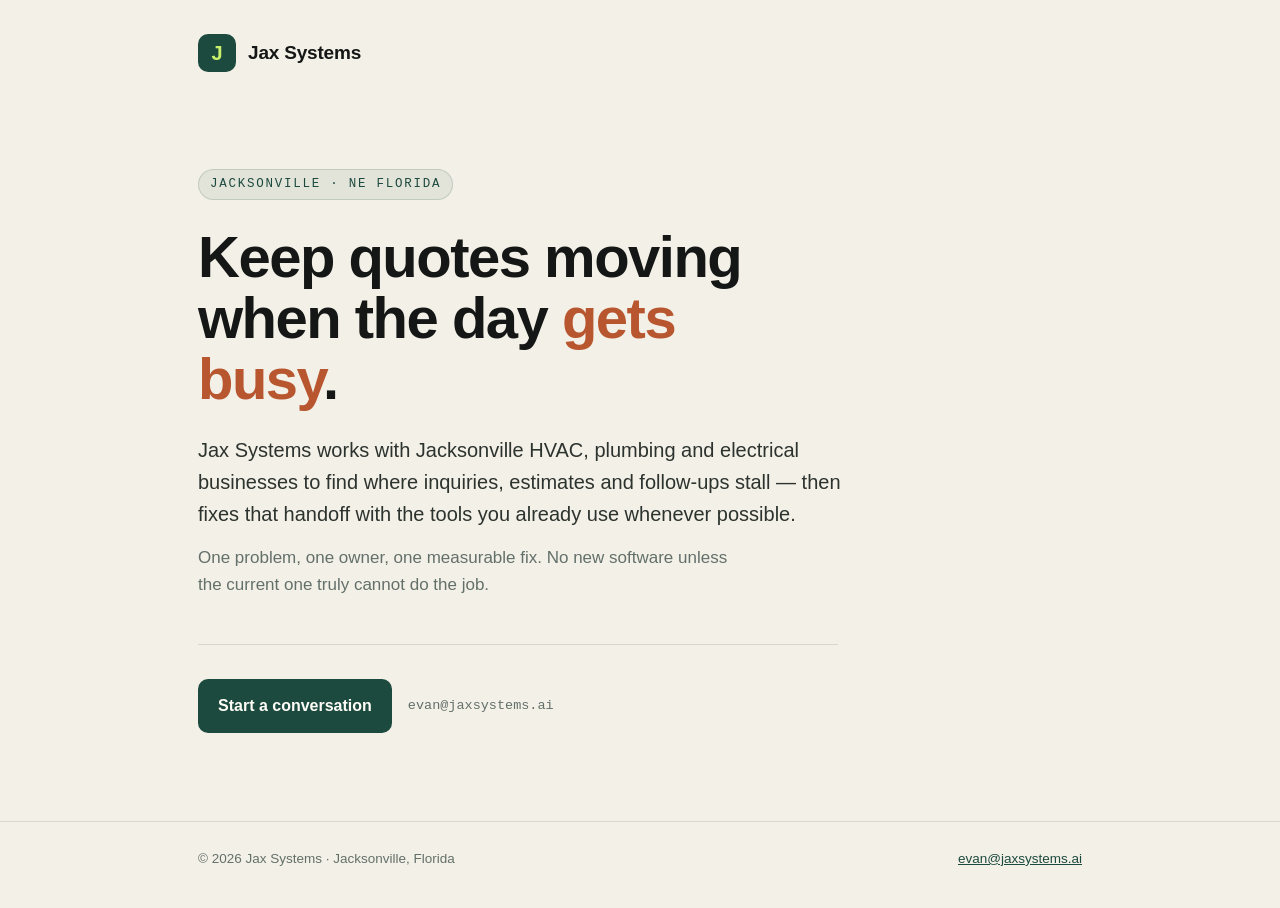
<file: index.html>
<!doctype html>
<html lang="en">
<head>
<meta charset="utf-8">
<meta name="viewport" content="width=device-width, initial-scale=1">
<title>Jax Systems — operations systems for Jacksonville contractors</title>
<meta name="description" content="Jax Systems helps Jacksonville HVAC, plumbing and electrical businesses fix where quotes, estimates and follow-ups stall — starting with the tools they already use.">
<meta name="color-scheme" content="light">
<link rel="canonical" href="https://jaxsystems.ai/">
<link rel="icon" href="data:image/svg+xml,%3Csvg xmlns='http://www.w3.org/2000/svg' viewBox='0 0 64 64'%3E%3Crect width='64' height='64' rx='14' fill='%231d4a3f'/%3E%3Cpath d='M40 16v22c0 7-4 11-11 11-6 0-10-3-11-9l7-2c1 3 2 4 4 4 2 0 3-1 3-4V16z' fill='%23c9f06b'/%3E%3C/svg%3E">
<meta property="og:title" content="Jax Systems">
<meta property="og:description" content="Operations systems for Jacksonville's HVAC, plumbing and electrical businesses.">
<meta property="og:type" content="website">
<meta property="og:url" content="https://jaxsystems.ai/">
<style>
  :root{
    --ink:#141715; --ink-2:#2c332e; --muted:#63706a;
    --paper:#f3f0e7; --card:#fffdf7; --line:#d9d7c9;
    --acid:#c9f06b; --moss:#1d4a3f; --clay:#b8562f; --sand:#e9e5d6;
    --mono:ui-monospace,SFMono-Regular,Menlo,monospace;
  }
  *{box-sizing:border-box}
  html,body{margin:0;padding:0}
  body{
    background:var(--paper); color:var(--ink);
    font:400 17px/1.6 ui-sans-serif,-apple-system,"Segoe UI",Helvetica,Arial,sans-serif;
    -webkit-font-smoothing:antialiased;
    min-height:100vh; display:flex; flex-direction:column;
  }
  a{color:var(--moss)}
  .wrap{width:100%; max-width:940px; margin:0 auto; padding:0 28px}
  header{padding:34px 0 0}
  .brand{display:flex; align-items:center; gap:12px; text-decoration:none; color:var(--ink)}
  .mark{width:38px; height:38px; border-radius:10px; background:var(--moss); display:grid; place-items:center; flex:0 0 auto}
  .mark span{font:700 20px/1 ui-sans-serif,sans-serif; color:var(--acid)}
  .brand b{font-weight:650; letter-spacing:-.01em; font-size:19px}
  main{flex:1 0 auto; padding:96px 0 88px}
  .eyebrow{
    font:500 12.5px/1 var(--mono); letter-spacing:.14em; text-transform:uppercase;
    color:var(--moss); background:rgba(29,74,63,.08); border:1px solid rgba(29,74,63,.16);
    display:inline-block; padding:8px 11px; border-radius:999px; margin:0 0 26px;
  }
  h1{
    font-size:clamp(34px,5.2vw,58px); line-height:1.06; letter-spacing:-.026em;
    font-weight:600; margin:0 0 24px; max-width:19ch;
  }
  h1 em{font-style:normal; color:var(--clay)}
  p.lead{font-size:clamp(17px,2vw,20px); color:var(--ink-2); max-width:60ch; margin:0 0 14px}
  p.sub{color:var(--muted); max-width:58ch; margin:0}
  .rule{height:1px; background:var(--line); margin:46px 0 34px; max-width:640px}
  .contact{display:flex; flex-wrap:wrap; align-items:center; gap:16px}
  .btn{
    display:inline-flex; align-items:center; gap:10px; text-decoration:none;
    background:var(--moss); color:#fffdf7; font-weight:550; font-size:16px;
    padding:14px 20px; border-radius:10px; transition:transform .12s ease, background .12s ease;
  }
  .btn:hover{background:#173c33; transform:translateY(-1px)}
  .meta{font:400 13.5px/1.5 var(--mono); color:var(--muted)}
  footer{padding:26px 0 40px; border-top:1px solid var(--line); color:var(--muted); font-size:13.5px}
  footer .wrap{display:flex; flex-wrap:wrap; gap:10px 22px; justify-content:space-between}
  @media (max-width:560px){ main{padding:64px 0 60px} .rule{margin:34px 0 28px} }
</style>
</head>
<body>
<header>
  <div class="wrap">
    <a class="brand" href="/" aria-label="Jax Systems home">
      <span class="mark" aria-hidden="true"><span>J</span></span>
      <b>Jax Systems</b>
    </a>
  </div>
</header>

<main>
  <div class="wrap">
    <p class="eyebrow">Jacksonville · NE Florida</p>
    <h1>Keep quotes moving when the day <em>gets busy</em>.</h1>
    <p class="lead">
      Jax Systems works with Jacksonville HVAC, plumbing and electrical businesses to find where
      inquiries, estimates and follow-ups stall — then fixes that handoff with the tools you
      already use whenever possible.
    </p>
    <p class="sub">
      One problem, one owner, one measurable fix. No new software unless the current one truly
      cannot do the job.
    </p>

    <div class="rule" role="presentation"></div>

    <div class="contact">
      <a class="btn" href="mailto:evan@jaxsystems.ai?subject=Owner%20call%20—%20Jax%20Systems">
        Start a conversation
      </a>
      <span class="meta">evan@jaxsystems.ai</span>
    </div>
  </div>
</main>

<footer>
  <div class="wrap">
    <span>© <span id="y">2026</span> Jax Systems · Jacksonville, Florida</span>
    <span><a href="mailto:evan@jaxsystems.ai">evan@jaxsystems.ai</a></span>
  </div>
</footer>
<script>document.getElementById('y').textContent=new Date().getFullYear();</script>
</body>
</html>
</file>
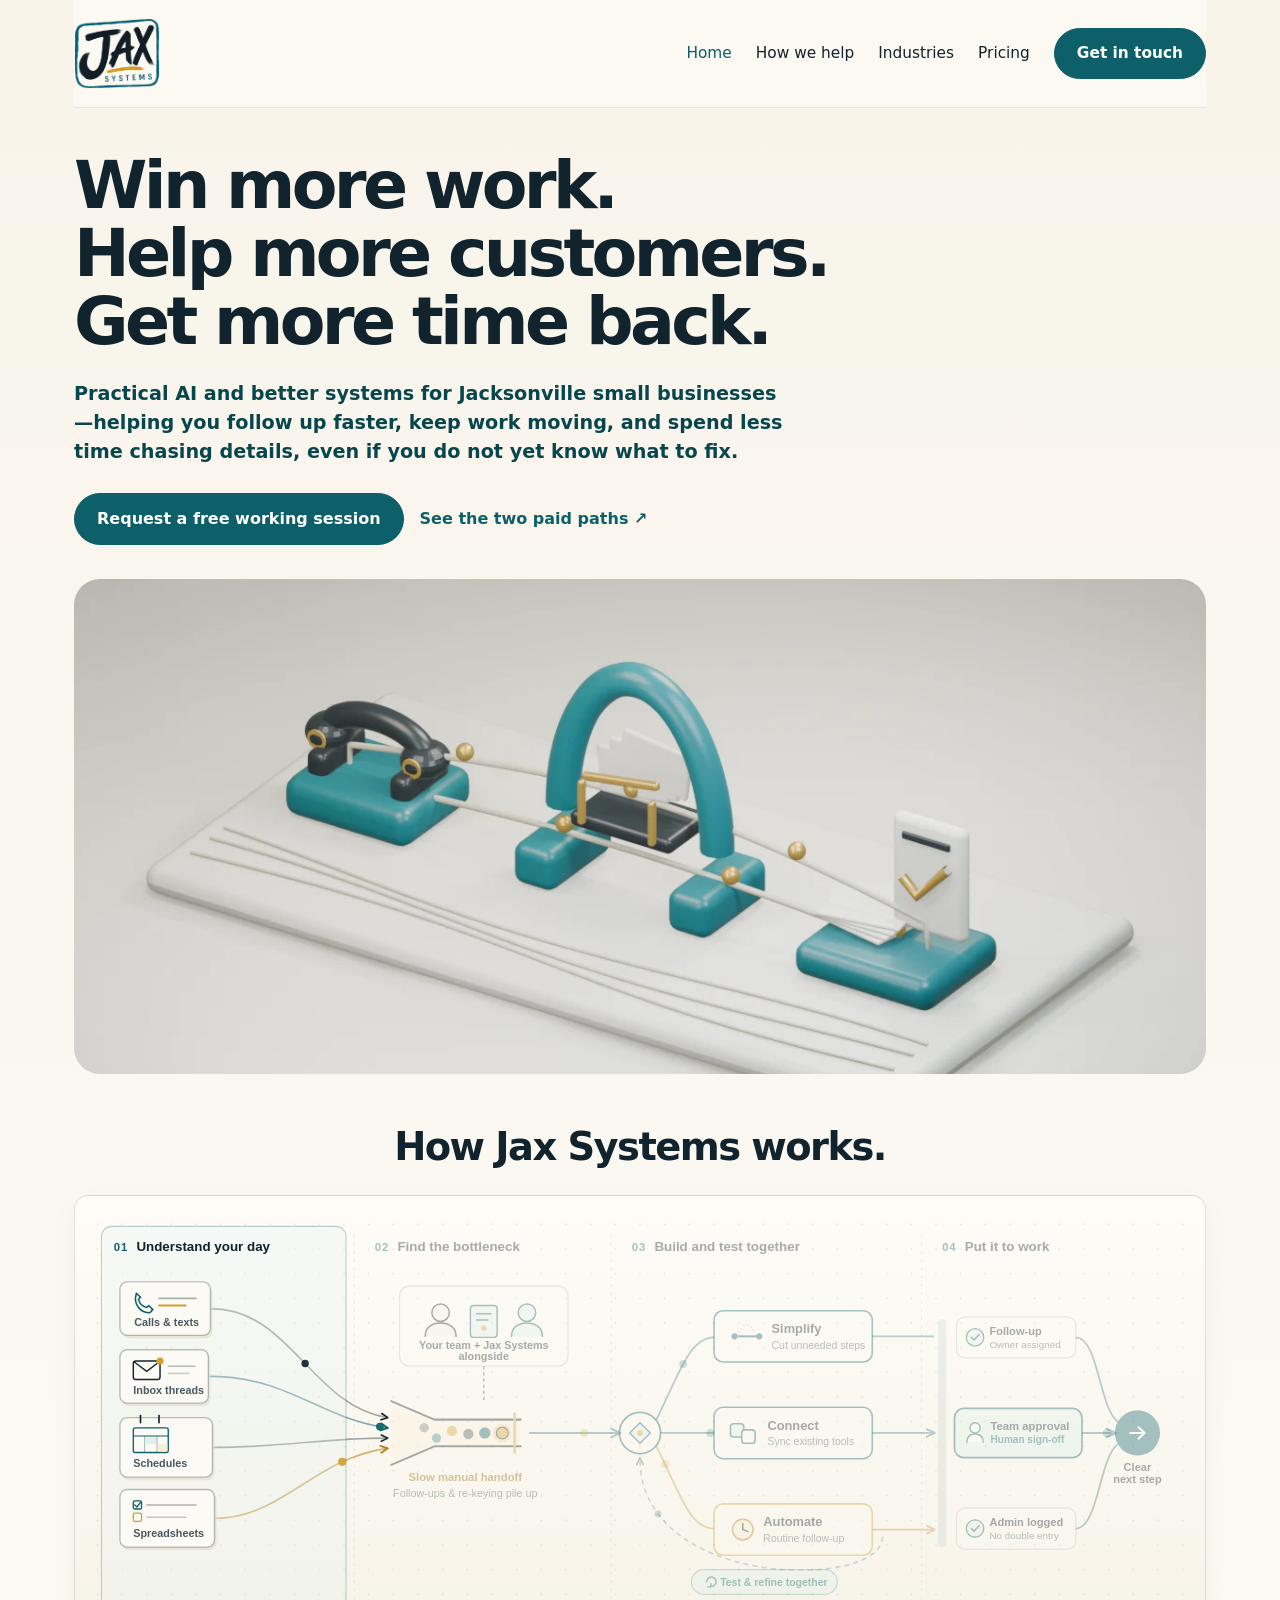
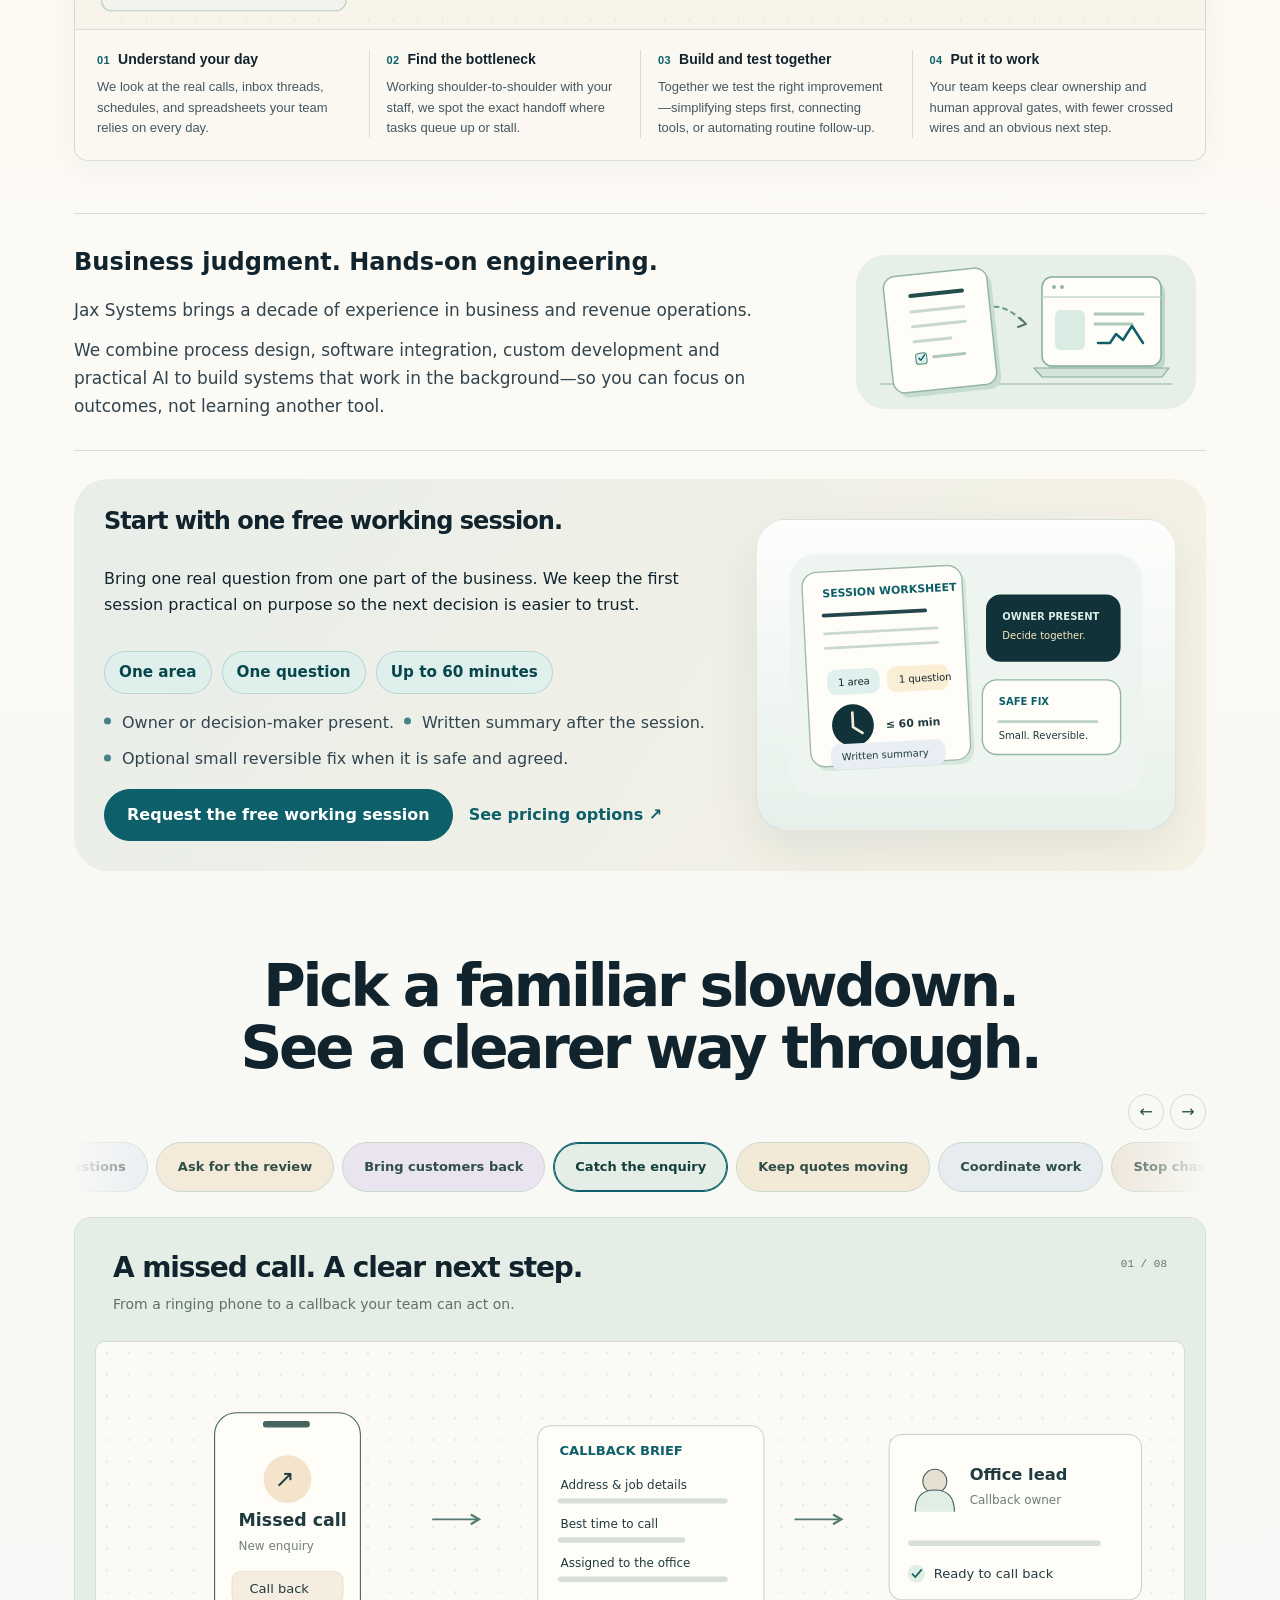
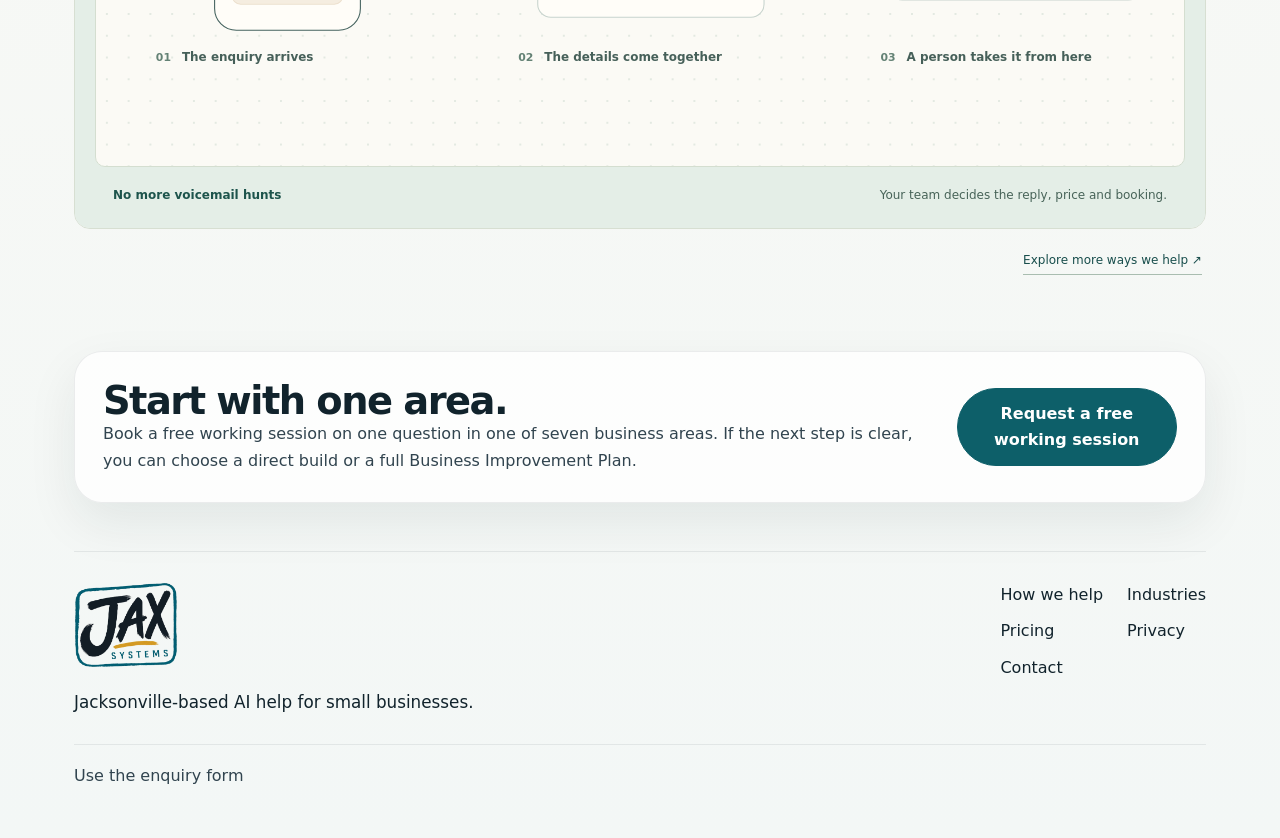
<file: public/index.html>
<!doctype html>
    <html lang="en">
    <head>
      <meta charset="utf-8">
      <meta name="viewport" content="width=device-width, initial-scale=1">
      <title>Jacksonville AI help for small businesses · Jax Systems</title>
      <meta name="description" content="Jacksonville-based AI help for small businesses. Jax Systems helps small-business owners turn missed calls, slow follow-up and repeated admin into calmer, clearer workflows.">
      <meta name="theme-color" content="#0d5f69">
      <meta name="robots" content="index,follow,max-image-preview:large">
      <link rel="canonical" href="https://jaxsystems.ai/">
      <link rel="stylesheet" href="site.css?v=1221cec09b5b">
      <link rel="stylesheet" href="workshop.css?v=9fbd590884d9">
      <script src="site.js?v=ab345a7f6ab2" defer></script>
      <script src="workshop.js?v=67b5b86dd56a" defer></script>
      <script type="application/ld+json">{
  "@context": "https://schema.org",
  "@type": "Organization",
  "name": "Jax Systems",
  "url": "https://jaxsystems.ai",
  "description": "Jacksonville-based AI help for small businesses.",
  "areaServed": [
    "Jacksonville",
    "Northeast Florida"
  ]
}</script>
      <script type="application/ld+json">{
  "@context": "https://schema.org",
  "@type": "WebSite",
  "name": "Jax Systems",
  "url": "https://jaxsystems.ai",
  "inLanguage": "en-US",
  "description": "Jacksonville-based AI help for small businesses."
}</script>
      <script type="application/ld+json">{
  "@context": "https://schema.org",
  "@type": "Service",
  "name": "AI workflow setup for small businesses",
  "provider": {
    "@type": "Organization",
    "name": "Jax Systems"
  },
  "serviceType": "Small-business AI workflow design and implementation",
  "areaServed": [
    "Jacksonville",
    "Northeast Florida"
  ],
  "audience": {
    "@type": "Audience",
    "audienceType": "Small-business owners"
  },
  "description": "Jacksonville-based AI help for small businesses, focused on clearer handoffs, faster follow-up, and useful time savings."
}</script>

          <link rel="stylesheet" href="how-we-help.css?v=c72fd2441fc3">
      <link rel="stylesheet" href="workflow-visual-6428c1f98a21.css?v=6428c1f98a21">
      <script src="how-we-help.js?v=1af843650661" defer></script>
      <script src="workflow-visual-7ba2a9654c72.js?v=7ba2a9654c72" defer></script>
<link rel="stylesheet" href="refinements.css?v=400b3b02f6d1">
<link rel="stylesheet" href="offer-experience.css?v=77708c6c1566">
<link rel="stylesheet" href="story-offer-refresh.css?v=e0fff17d475c">
<script src="offer-experience.js?v=d8c7cbd89c54" defer></script>
</head>
    <body class="home-page">
      <a class="skip-link" href="#main">Skip to content</a>
      <div class="site-shell">
        <header class="site-header">

<a class="wordmark" href="index.html" aria-label="Jax Systems home">
  <img class="brand-logo" src="jax-local-makers.webp" alt="Jax Systems" width="746" height="620">
</a>
          <button class="menu-toggle" type="button" aria-expanded="false" aria-controls="site-nav">Menu</button>
          <nav class="site-nav" id="site-nav" aria-label="Main navigation">
            <a href="index.html" aria-current="page">Home</a>
<a href="ways-we-help.html">How we help</a>
<a href="how-we-help.html">Industries</a>
<a href="pricing.html">Pricing</a>
<a class="pill" href="contact.html#contact-form">Get in touch</a>
          </nav>
        </header>
        <main id="main">

<section class="workshop-hero">
  <div class="workshop-intro">
    <div class="hero-copy">

      <h1 aria-label="Win more work. Help more customers. Get more time back."><span>Win more work.</span> <span>Help more customers.</span> <span>Get more time back.</span></h1>
      <p class="hero-subheading hero-subheading--tight">Practical AI and better systems for Jacksonville small businesses—helping you follow up faster, keep work moving, and spend less time chasing details, even if you do not yet know what to fix.</p>
      <div class="hero-actions">
        <a class="pill" href="contact.html#contact-form">Request a free working session</a>
        <a class="text-link" href="pricing.html#pricing-story">See the two paid paths ↗</a>
      </div>
    </div>
  </div>
  <div class="film-frame">
    <video muted loop playsinline preload="metadata" poster="poster.webp" aria-label="An illustration of an enquiry becoming an organized handoff for human review">
      <source src="hero.mp4" type="video/mp4">
    </video>
      </div>
</section>

<section class="section" aria-labelledby="workflow-heading">
<div class="stack-md section-heading"><h2 id="workflow-heading" style="text-align: center">How Jax Systems works.</h2></div>
<div class="workflow-frame" id="workflow-frame" data-paused="false">
        <div class="workflow-motion-bar">
          <button type="button" id="workflow-motion-toggle" class="workflow-motion-toggle" aria-label="Pause workflow animation" hidden>Pause animation</button>
        </div>
        <div class="diagram-viewport" id="diagram-viewport" data-phase="all">

          <!-- Accessible Textual Alternative -->
          <div class="sr-only">
            <h2>Four-phase operational workflow diagram</h2>
            <ol>
              <li>Understand your day: Calls, inbox messages, schedules, and spreadsheets feed into the handoff.</li>
              <li>Find the bottleneck: Streams converge into a visible backed-up queue while your team and Jax Systems review the pinch point side by side.</li>
              <li>Build and test together: A branching decision selects the right practical fix—Simplify steps, Connect tools, or Automate routine follow-up—with a joint test-and-refine feedback loop.</li>
              <li>Put it to work: Clean parallel lanes with task-owner checkmarks and a human team approval gate lead to a clear next step.</li>
            </ol>
          </div>

          <!-- DESKTOP LEFT-TO-RIGHT CONNECTED WORKFLOW (viewBox 1080 x 404) -->
          <svg class="flow-svg flow-svg--desktop" id="svg-desktop" viewBox="0 0 1080 404" role="img" aria-label="Connected workflow diagram from Understand your day, to Find the bottleneck, Build and test together, and Put it to work">
            <defs>
              <pattern id="arch-grid" width="24" height="24" patternUnits="userSpaceOnUse">
                <circle cx="12" cy="12" r="0.85" fill="#11232c" fill-opacity="0.11"/>
              </pattern>
              <marker id="arrow-ink" viewBox="0 0 10 10" refX="7.5" refY="5" markerWidth="6" markerHeight="6" orient="auto">
                <path d="M 1.5 1.8 L 8.2 5 L 1.5 8.2" fill="none" stroke="#11232c" stroke-width="1.6" stroke-linecap="round" stroke-linejoin="round"/>
              </marker>
              <marker id="arrow-teal" viewBox="0 0 10 10" refX="7.5" refY="5" markerWidth="6.5" markerHeight="6.5" orient="auto">
                <path d="M 1.5 1.8 L 8.2 5 L 1.5 8.2" fill="none" stroke="#0d5f69" stroke-width="1.7" stroke-linecap="round" stroke-linejoin="round"/>
              </marker>
              <marker id="arrow-gold" viewBox="0 0 10 10" refX="7.5" refY="5" markerWidth="6.5" markerHeight="6.5" orient="auto">
                <path d="M 1.5 1.8 L 8.2 5 L 1.5 8.2" fill="none" stroke="#b68218" stroke-width="1.7" stroke-linecap="round" stroke-linejoin="round"/>
              </marker>
            </defs>

            <!-- Subtle Architectural Grid Backdrop -->
            <rect x="8" y="6" width="1064" height="392" rx="10" fill="url(#arch-grid)"/>

            <!-- Subtle Phase Column Dividers -->
            <g stroke="#11232c" stroke-opacity="0.08" stroke-width="1" stroke-dasharray="3 5">
              <line x1="262" y1="22" x2="262" y2="382"/>
              <line x1="512" y1="22" x2="512" y2="382"/>
              <line x1="814" y1="22" x2="814" y2="382"/>
            </g>

            <!-- CONNECTING PATHWAYS -->
            <!-- Inputs enter the bottleneck on four ordered, non-crossing paths. -->
            <g class="flow-connector" data-conn="1" fill="none">
              <path id="d-p1a" d="M 122 94 C 200 94, 220 188, 294 200" stroke="#11232c" stroke-opacity="0.38" stroke-width="1.6" marker-end="url(#arrow-ink)"/>
              <path id="d-p1b" d="M 120 160 C 200 160, 225 200, 294 210" stroke="#0d5f69" stroke-opacity="0.5" stroke-width="1.6" marker-end="url(#arrow-teal)"/>
              <path id="d-p1c" d="M 124 229 C 195 229, 230 220, 294 220" stroke="#11232c" stroke-opacity="0.38" stroke-width="1.6" marker-end="url(#arrow-ink)"/>
              <path id="d-p1d" d="M 126 298 C 192 298, 222 240, 294 230" stroke="#b68218" stroke-opacity="0.55" stroke-width="1.6" marker-end="url(#arrow-gold)"/>
            </g>

            <!-- Stage 2 -> 3 Bottleneck Exit to Decision Hub -->
            <g class="flow-connector" data-conn="2" fill="none">
              <path id="d-p2" d="M 432 215 L 520 215" stroke="#0d5f69" stroke-width="2" marker-end="url(#arrow-teal)"/>
            </g>

            <!-- Stage 3 Branching Paths + Iterative Test Loop -->
            <g class="flow-connector" data-conn="3" fill="none">
              <path id="d-p3a" d="M 556 202 C 578 158, 588 122, 612 122" stroke="#0d5f69" stroke-width="1.75"/>
              <path id="d-p3b" d="M 560 215 L 612 215" stroke="#0d5f69" stroke-width="1.75"/>
              <path id="d-p3c" d="M 556 228 C 578 272, 588 308, 612 308" stroke="#b68218" stroke-width="1.75"/>
              <path d="M 766 121 L 826 121 M 766 215 L 826 215" stroke="#0d5f69" stroke-width="1.75" marker-end="url(#arrow-teal)"/>
              <path d="M 766 309 L 826 309" stroke="#b68218" stroke-width="1.75" marker-end="url(#arrow-gold)"/>
              <!-- Iterative joint testing loop -->
              <path id="d-ploop" d="M 776 316 C 776 368, 540 368, 540 240" stroke="#0d5f69" stroke-opacity="0.72" stroke-width="1.5" stroke-dasharray="5 4" marker-end="url(#arrow-teal)"/>
            </g>

            <!-- Stage 4 Organized Non-Crossing Parallel Lanes to Clear Next Step -->
            <g class="flow-connector" data-conn="4" fill="none">
              <path id="d-p4a" d="M 964 122 C 986 122, 987 192, 1005 204" stroke="#0d5f69" stroke-width="1.75"/>
              <path id="d-p4b" d="M 970 215 L 1002 215" stroke="#0d5f69" stroke-width="2" marker-end="url(#arrow-teal)"/>
              <path id="d-p4c" d="M 964 308 C 986 308, 987 238, 1005 226" stroke="#0d5f69" stroke-width="1.75"/>
            </g>

            <!-- PHASE 1: UNDERSTAND YOUR DAY -->
            <g class="flow-stage" data-stage="1">
              <rect class="stage-halo" x="16" y="14" width="238" height="374" rx="10" fill="#dff0ed" fill-opacity="0.26" stroke="#0d5f69" stroke-opacity="0.28" stroke-width="1"/>
              <!-- Column Header -->
              <text x="28" y="38" font-size="11" font-weight="700" fill="#0d5f69" letter-spacing="0.08em">01</text>
              <text x="50" y="38" font-size="13" font-weight="650" fill="#11232c">Understand your day</text>

              <!-- Artifact 1: Phone / Missed Calls -->
              <g transform="translate(34, 68)">
                <rect x="2" y="3" width="88" height="52" rx="7" fill="#e7dfd0" opacity="0.7"/>
                <rect x="0" y="0" width="88" height="52" rx="7" fill="#fcfaf4" stroke="#11232c" stroke-opacity="0.28" stroke-width="1.3"/>
                <!-- Handset mark -->
                <path d="M 15 16 C 15 24, 21 30, 29 30 L 32 27 L 28 23 L 26 25 C 22 24, 19 21, 18 17 L 20 15 L 16 11 Z" fill="none" stroke="#0d5f69" stroke-width="1.5" stroke-linejoin="round"/>
                <line x1="38" y1="16" x2="74" y2="16" stroke="#11232c" stroke-opacity="0.35" stroke-width="1.6" stroke-linecap="round"/>
                <line x1="38" y1="23" x2="64" y2="23" stroke="#d49f2d" stroke-width="1.8" stroke-linecap="round"/>
                <text x="14" y="43" font-size="10.5" font-weight="600" fill="#465861">Calls &amp; texts</text>
              </g>

              <!-- Artifact 2: Mail / Inbox -->
              <g transform="translate(34, 134)">
                <rect x="2" y="3" width="86" height="52" rx="7" fill="#e7dfd0" opacity="0.7"/>
                <rect x="0" y="0" width="86" height="52" rx="7" fill="#fcfaf4" stroke="#11232c" stroke-opacity="0.28" stroke-width="1.3"/>
                <rect x="13" y="11" width="26" height="18" rx="2.5" fill="none" stroke="#11232c" stroke-width="1.4"/>
                <path d="M 14 12 L 26 21 L 38 12" fill="none" stroke="#11232c" stroke-width="1.3"/>
                <circle cx="39" cy="11" r="3.5" fill="#d49f2d"/>
                <line x1="47" y1="16" x2="73" y2="16" stroke="#11232c" stroke-opacity="0.3" stroke-width="1.5" stroke-linecap="round"/>
                <line x1="47" y1="23" x2="67" y2="23" stroke="#11232c" stroke-opacity="0.2" stroke-width="1.5" stroke-linecap="round"/>
                <text x="13" y="43" font-size="10.5" font-weight="600" fill="#465861">Inbox threads</text>
              </g>

              <!-- Artifact 3: Calendar Cells -->
              <g transform="translate(34, 200)">
                <rect x="2" y="3" width="90" height="58" rx="7" fill="#e7dfd0" opacity="0.7"/>
                <rect x="0" y="0" width="90" height="58" rx="7" fill="#fcfaf4" stroke="#11232c" stroke-opacity="0.28" stroke-width="1.3"/>
                <line x1="20" y1="-2" x2="20" y2="5" stroke="#11232c" stroke-width="1.6" stroke-linecap="round"/>
                <line x1="38" y1="-2" x2="38" y2="5" stroke="#11232c" stroke-width="1.6" stroke-linecap="round"/>
                <rect x="13" y="10" width="34" height="24" rx="2" fill="none" stroke="#0d5f69" stroke-width="1.3"/>
                <line x1="13" y1="18" x2="47" y2="18" stroke="#0d5f69" stroke-width="1"/>
                <line x1="24" y1="18" x2="24" y2="34" stroke="#0d5f69" stroke-opacity="0.4" stroke-width="1"/>
                <line x1="36" y1="18" x2="36" y2="34" stroke="#0d5f69" stroke-opacity="0.4" stroke-width="1"/>
                <rect x="25" y="19" width="10" height="7" fill="#dff0ed"/>
                <rect x="37" y="26" width="9" height="7" fill="#faefd4"/>
                <text x="13" y="48" font-size="10.5" font-weight="600" fill="#465861">Schedules</text>
              </g>

              <!-- Artifact 4: File / Checkboxes -->
              <g transform="translate(34, 270)">
                <rect x="2" y="3" width="92" height="56" rx="7" fill="#e7dfd0" opacity="0.7"/>
                <rect x="0" y="0" width="92" height="56" rx="7" fill="#fcfaf4" stroke="#11232c" stroke-opacity="0.28" stroke-width="1.3"/>
                <rect x="13" y="11" width="8" height="8" rx="1.5" fill="none" stroke="#0d5f69" stroke-width="1.3"/>
                <path d="M 14.5 15 L 16.5 17 L 20 12.5" fill="none" stroke="#0d5f69" stroke-width="1.3" stroke-linecap="round"/>
                <line x1="26" y1="15" x2="74" y2="15" stroke="#11232c" stroke-opacity="0.32" stroke-width="1.5" stroke-linecap="round"/>
                <rect x="13" y="23" width="8" height="8" rx="1.5" fill="none" stroke="#d49f2d" stroke-width="1.3"/>
                <line x1="26" y1="27" x2="64" y2="27" stroke="#11232c" stroke-opacity="0.25" stroke-width="1.5" stroke-linecap="round"/>
                <text x="13" y="46" font-size="10.5" font-weight="600" fill="#465861">Spreadsheets</text>
              </g>
            </g>

            <!-- PHASE 2: FIND THE BOTTLENECK -->
            <g class="flow-stage" data-stage="2">
              <rect class="stage-halo" x="270" y="14" width="234" height="374" rx="10" fill="#faefd4" fill-opacity="0.35" stroke="#d49f2d" stroke-opacity="0.42" stroke-width="1"/>
              <text x="282" y="38" font-size="11" font-weight="700" fill="#0d5f69" letter-spacing="0.08em">02</text>
              <text x="304" y="38" font-size="13" font-weight="650" fill="#11232c">Find the bottleneck</text>

              <!-- Collaborative Observation Vignette: Your team + Jax -->
              <g transform="translate(306, 72)">
                <rect x="0" y="0" width="164" height="78" rx="10" fill="#fcfaf4" stroke="#11232c" stroke-opacity="0.22" stroke-width="1.3"/>
                <!-- Person 1: Team member (ink) -->
                <circle cx="40" cy="26" r="8.5" fill="#f4efe4" stroke="#11232c" stroke-width="1.5"/>
                <path d="M 25 49 C 25 40, 32 36, 40 36 C 48 36, 55 40, 55 49" fill="#f4efe4" stroke="#11232c" stroke-width="1.5" stroke-linecap="round"/>
                <!-- Shared Clipboard / Map in middle -->
                <rect x="69" y="19" width="26" height="31" rx="3" fill="#dff0ed" stroke="#0d5f69" stroke-width="1.4"/>
                <line x1="75" y1="27" x2="89" y2="27" stroke="#0d5f69" stroke-width="1.4" stroke-linecap="round"/>
                <line x1="75" y1="33" x2="86" y2="33" stroke="#0d5f69" stroke-width="1.4" stroke-linecap="round"/>
                <circle cx="82" cy="41" r="2.5" fill="#d49f2d"/>
                <!-- Person 2: Jax partner (teal) -->
                <circle cx="124" cy="26" r="8.5" fill="#dff0ed" stroke="#0d5f69" stroke-width="1.5"/>
                <path d="M 109 49 C 109 40, 116 36, 124 36 C 132 36, 139 40, 139 49" fill="#dff0ed" stroke="#0d5f69" stroke-width="1.5" stroke-linecap="round"/>
                <text x="82" y="61" text-anchor="middle" font-size="10.5" font-weight="650" fill="#11232c"><tspan x="82">Your team + Jax Systems</tspan><tspan x="82" dy="11">alongside</tspan></text>
              </g>
              <!-- Sightline pointing down to the bottleneck -->
              <line x1="388" y1="150" x2="388" y2="184" stroke="#0d5f69" stroke-width="1.3" stroke-dasharray="3 3"/>

              <!-- Narrow Bottleneck Pinch Funnel + Queued Dots -->
              <g transform="translate(296, 178)">
                <path d="M 2 6 L 44 24 L 128 24 L 128 50 L 44 50 L 2 68 Z" fill="#faefd4" fill-opacity="0.78"/>
                <path d="M 2 6 L 44 24 L 128 24" fill="none" stroke="#11232c" stroke-width="2" stroke-linecap="round" stroke-linejoin="round"/>
                <path d="M 2 68 L 44 50 L 128 50" fill="none" stroke="#11232c" stroke-width="2" stroke-linecap="round" stroke-linejoin="round"/>
                <!-- Narrow Gateposts -->
                <line x1="122" y1="18" x2="122" y2="56" stroke="#d49f2d" stroke-width="2.5" stroke-linecap="round"/>
                <!-- Backed-up Queue Dots -->
                <circle cx="34" cy="32" r="4.5" fill="#11232c" fill-opacity="0.55"/>
                <circle cx="46" cy="42" r="4.5" fill="#0d5f69" fill-opacity="0.75"/>
                <circle cx="61" cy="35" r="5" fill="#d49f2d"/>
                <circle cx="77" cy="38" r="5" fill="#11232c" fill-opacity="0.75"/>
                <circle cx="93" cy="37" r="5.5" fill="#0d5f69"/>
                <circle class="bottleneck-pulse" cx="110" cy="37" r="9" fill="#d49f2d" opacity="0.35"/>
                <circle cx="110" cy="37" r="5.8" fill="#d49f2d" stroke="#11232c" stroke-width="1.2"/>
                <text x="74" y="84" text-anchor="middle" font-size="11" font-weight="650" fill="#946610">Slow manual handoff</text>
                <text x="74" y="99" text-anchor="middle" font-size="10.5" fill="#465861">Follow-ups &amp; re-keying pile up</text>
              </g>
            </g>

            <!-- PHASE 3: BUILD AND TEST TOGETHER -->
            <g class="flow-stage" data-stage="3">
              <rect class="stage-halo" x="520" y="14" width="286" height="374" rx="10" fill="#dff0ed" fill-opacity="0.28" stroke="#0d5f69" stroke-opacity="0.3" stroke-width="1"/>
              <text x="532" y="38" font-size="11" font-weight="700" fill="#0d5f69" letter-spacing="0.08em">03</text>
              <text x="554" y="38" font-size="13" font-weight="650" fill="#11232c">Build and test together</text>

              <!-- Decision Diamond Hub -->
              <g transform="translate(540, 215)">
                <circle cx="0" cy="0" r="20" fill="#fcfaf4" stroke="#0d5f69" stroke-width="1.7"/>
                <polygon points="0,-10 10,0 0,10 -10,0" fill="#dff0ed" stroke="#0d5f69" stroke-width="1.4"/>
                <circle cx="0" cy="0" r="2.8" fill="#d49f2d"/>
              </g>

              <!-- Branch 1: Simplify -->
              <g transform="translate(612, 96)">
                <rect x="0" y="0" width="154" height="50" rx="9" fill="#fcfaf4" stroke="#0d5f69" stroke-width="1.5"/>
                <!-- Icon: Direct simplified line bypassing old loop -->
                <circle cx="20" cy="25" r="3" fill="#0d5f69"/>
                <line x1="23" y1="25" x2="41" y2="25" stroke="#0d5f69" stroke-width="2"/>
                <path d="M 24 22 C 28 11, 36 11, 40 22" fill="none" stroke="#11232c" stroke-opacity="0.28" stroke-width="1.2" stroke-dasharray="2 2"/>
                <circle cx="44" cy="25" r="3" fill="#0d5f69"/>
                <text x="56" y="22" font-size="12.5" font-weight="700" fill="#11232c">Simplify</text>
                <text x="56" y="37" font-size="10.2" fill="#465861">Cut unneeded steps</text>
              </g>

              <!-- Branch 2: Connect -->
              <g transform="translate(612, 190)">
                <rect x="0" y="0" width="154" height="50" rx="9" fill="#fcfaf4" stroke="#0d5f69" stroke-width="1.5"/>
                <!-- Icon: Two linked squares -->
                <rect x="16" y="16" width="13" height="13" rx="3" fill="#dff0ed" stroke="#0d5f69" stroke-width="1.5"/>
                <rect x="27" y="22" width="13" height="13" rx="3" fill="#fcfaf4" stroke="#0d5f69" stroke-width="1.5"/>
                <text x="52" y="22" font-size="12.5" font-weight="700" fill="#11232c">Connect</text>
                <text x="52" y="37" font-size="10.2" fill="#465861">Sync existing tools</text>
              </g>

              <!-- Branch 3: Automate -->
              <g transform="translate(612, 284)">
                <rect x="0" y="0" width="154" height="50" rx="9" fill="#fcfaf4" stroke="#d49f2d" stroke-width="1.6"/>
                <!-- Icon: Scheduled clock + spark trigger -->
                <circle cx="28" cy="25" r="10" fill="#faefd4" stroke="#b68218" stroke-width="1.5"/>
                <path d="M 28 19 L 28 25 L 33 27" fill="none" stroke="#11232c" stroke-width="1.5" stroke-linecap="round"/>
                <text x="48" y="22" font-size="12.5" font-weight="700" fill="#11232c">Automate</text>
                <text x="48" y="37" font-size="10.2" fill="#465861">Routine follow-up</text>
              </g>

              <!-- Joint Testing Loop Badge -->
              <g transform="translate(590, 348)">
                <rect x="0" y="0" width="142" height="24" rx="12" fill="#dff0ed" stroke="#0d5f69" stroke-opacity="0.5" stroke-width="1.1"/>
                <path d="M 15 12 A 4.5 4.5 0 1 1 19 16.2" fill="none" stroke="#0d5f69" stroke-width="1.4" stroke-linecap="round"/>
                <polyline points="19,13.5 19,16.8 15.8,16.8" fill="none" stroke="#0d5f69" stroke-width="1.3" stroke-linecap="round" stroke-linejoin="round"/>
                <text x="28" y="15.5" font-size="10.2" font-weight="650" fill="#0d5f69">Test &amp; refine together</text>
              </g>
            </g>

            <!-- PHASE 4: PUT IT TO WORK -->
            <g class="flow-stage" data-stage="4">
              <rect class="stage-halo" x="822" y="14" width="244" height="374" rx="10" fill="#dff0ed" fill-opacity="0.3" stroke="#0d5f69" stroke-opacity="0.32" stroke-width="1"/>
              <text x="834" y="38" font-size="11" font-weight="700" fill="#0d5f69" letter-spacing="0.08em">04</text>
              <text x="856" y="38" font-size="13" font-weight="650" fill="#11232c">Put it to work</text>

              <!-- Clean Alignment Manifold Bar -->
              <rect x="830" y="104" width="8" height="222" rx="4" fill="#0d5f69" fill-opacity="0.2"/>

              <!-- Top Clean Lane: Task Owner Checkmark -->
              <g transform="translate(848, 102)">
                <rect x="0" y="0" width="116" height="40" rx="8" fill="#fcfaf4" stroke="#11232c" stroke-opacity="0.24" stroke-width="1.3"/>
                <circle cx="18" cy="20" r="8.5" fill="#dff0ed" stroke="#0d5f69" stroke-width="1.3"/>
                <path d="M 14.5 20 L 17 22.5 L 22 17.2" fill="none" stroke="#0d5f69" stroke-width="1.5" stroke-linecap="round" stroke-linejoin="round"/>
                <text x="32" y="18" font-size="10.8" font-weight="650" fill="#11232c">Follow-up</text>
                <text x="32" y="30" font-size="9.6" fill="#465861">Owner assigned</text>
              </g>

              <!-- Center Clean Lane: Human Approval Gate -->
              <g transform="translate(846, 191)">
                <rect x="0" y="0" width="124" height="48" rx="9" fill="#dff0ed" stroke="#0d5f69" stroke-width="1.7"/>
                <!-- Person + check badge -->
                <circle cx="20" cy="19" r="5" fill="#fcfaf4" stroke="#0d5f69" stroke-width="1.4"/>
                <path d="M 12 33 C 12 27.5, 15.5 25, 20 25 C 24.5 25, 28 27.5, 28 33" fill="#fcfaf4" stroke="#0d5f69" stroke-width="1.4" stroke-linecap="round"/>
                <text x="35" y="21" font-size="11" font-weight="700" fill="#11232c">Team approval</text>
                <text x="35" y="34" font-size="9.8" font-weight="550" fill="#0d5f69">Human sign-off</text>
              </g>

              <!-- Bottom Clean Lane: Admin Checkmark -->
              <g transform="translate(848, 288)">
                <rect x="0" y="0" width="116" height="40" rx="8" fill="#fcfaf4" stroke="#11232c" stroke-opacity="0.24" stroke-width="1.3"/>
                <circle cx="18" cy="20" r="8.5" fill="#dff0ed" stroke="#0d5f69" stroke-width="1.3"/>
                <path d="M 14.5 20 L 17 22.5 L 22 17.2" fill="none" stroke="#0d5f69" stroke-width="1.5" stroke-linecap="round" stroke-linejoin="round"/>
                <text x="32" y="18" font-size="10.8" font-weight="650" fill="#11232c">Admin logged</text>
                <text x="32" y="30" font-size="9.6" fill="#465861">No double entry</text>
              </g>

              <!-- Clear Next Step Terminal Node -->
              <g transform="translate(1024, 215)">
                <circle cx="0" cy="0" r="22" fill="#0d5f69"/>
                <path d="M -7 0 L 6 0 M 1 -5.5 L 7 0 L 1 5.5" fill="none" stroke="#fcfaf4" stroke-width="2" stroke-linecap="round" stroke-linejoin="round"/>
                <text x="0" y="37" text-anchor="middle" font-size="10.8" font-weight="700" fill="#11232c">Clear</text>
                <text x="0" y="49" text-anchor="middle" font-size="10.8" font-weight="700" fill="#11232c">next step</text>
              </g>
            </g>

            <!-- Animated Signal Dots Layer (driven smoothly in JS along SVG paths) -->
            <g id="desktop-signals" pointer-events="none">
              <circle data-track="d-p1a" data-stage-ref="1" data-offset="0.12" r="3.6" fill="#11232c"/>
              <circle data-track="d-p1b" data-stage-ref="1" data-offset="0.55" r="3.8" fill="#0d5f69"/>
              <circle data-track="d-p1d" data-stage-ref="1" data-offset="0.34" r="4" fill="#d49f2d"/>
              <circle data-track="d-p2" data-stage-ref="2" data-offset="0.2" r="4.2" fill="#d49f2d"/>
              <circle data-track="d-p3a" data-stage-ref="3" data-offset="0.18" r="3.8" fill="#0d5f69"/>
              <circle data-track="d-p3b" data-stage-ref="3" data-offset="0.52" r="3.8" fill="#0d5f69"/>
              <circle data-track="d-p3c" data-stage-ref="3" data-offset="0.78" r="4" fill="#d49f2d"/>
              <circle data-track="d-ploop" data-stage-ref="3" data-offset="0.4" r="3.4" fill="#0d5f69"/>
              <circle data-track="d-p4b" data-stage-ref="4" data-offset="0.35" r="4.2" fill="#0d5f69"/>
            </g>
          </svg>

          <!-- MOBILE TOP-TO-BOTTOM REFLOWED WORKFLOW (viewBox 344 x 760) -->
          <svg class="flow-svg flow-svg--mobile" id="svg-mobile" viewBox="0 0 344 760" role="img" aria-label="Vertical connected workflow from Understand your day, Find the bottleneck, Build and test together, to Put it to work">
            <defs>
              <pattern id="arch-grid-m" width="22" height="22" patternUnits="userSpaceOnUse">
                <circle cx="11" cy="11" r="0.85" fill="#11232c" fill-opacity="0.1"/>
              </pattern>
              <marker id="m-arrow-teal" viewBox="0 0 10 10" refX="7.5" refY="5" markerWidth="6" markerHeight="6" orient="auto">
                <path d="M 1.5 1.8 L 8.2 5 L 1.5 8.2" fill="none" stroke="#0d5f69" stroke-width="1.7" stroke-linecap="round" stroke-linejoin="round"/>
              </marker>
              <marker id="m-arrow-gold" viewBox="0 0 10 10" refX="7.5" refY="5" markerWidth="6" markerHeight="6" orient="auto">
                <path d="M 1.5 1.8 L 8.2 5 L 1.5 8.2" fill="none" stroke="#b68218" stroke-width="1.7" stroke-linecap="round" stroke-linejoin="round"/>
              </marker>
            </defs>

            <rect x="4" y="4" width="336" height="752" rx="10" fill="url(#arch-grid-m)"/>

            <!-- Mobile Connectors -->
            <g class="flow-connector" data-conn="1" fill="none">
              <path id="m-p1a" d="M 54 122 C 54 148, 140 155, 172 165" stroke="#11232c" stroke-opacity="0.38" stroke-width="1.5"/>
              <path id="m-p1b" d="M 134 122 C 134 148, 155 150, 172 165" stroke="#0d5f69" stroke-opacity="0.5" stroke-width="1.5"/>
              <path id="m-p1c" d="M 212 122 C 212 148, 189 150, 172 165" stroke="#11232c" stroke-opacity="0.38" stroke-width="1.5"/>
              <path id="m-p1d" d="M 290 122 C 290 148, 204 155, 172 165" stroke="#b68218" stroke-opacity="0.55" stroke-width="1.5"/>
              <path d="M 172 165 L 172 204" stroke="#0d5f69" stroke-opacity="0.6" stroke-width="1.6"/>
            </g>
            <g class="flow-connector" data-conn="2" fill="none">
              <path id="m-p2" d="M 172 326 L 172 342 C 172 352, 220 342, 220 356 L 220 381 C 220 391, 204 396, 187 396" stroke="#0d5f69" stroke-width="2" marker-end="url(#m-arrow-teal)"/>
            </g>
            <g class="flow-connector" data-conn="3" fill="none">
              <path id="m-p3a" d="M 158 398 C 110 398, 62 414, 62 444" stroke="#0d5f69" stroke-width="1.6"/>
              <path id="m-p3b" d="M 172 412 L 172 444" stroke="#0d5f69" stroke-width="1.6"/>
              <path id="m-p3c" d="M 186 398 C 234 398, 282 414, 282 444" stroke="#b68218" stroke-width="1.6"/>
              <path d="M 62 508 L 62 550 M 62 586 L 62 594" stroke="#0d5f69" stroke-width="1.6"/>
              <path d="M 172 508 L 172 513 C 172 518, 110 510, 110 517 L 110 548 C 110 555, 172 552, 172 562 L 172 590" stroke="#0d5f69" stroke-width="1.6"/>
              <path d="M 282 508 L 282 594" stroke="#b68218" stroke-width="1.6"/>
              <path id="m-ploop" d="M 296 516 C 330 516, 330 392, 192 392" stroke="#0d5f69" stroke-opacity="0.7" stroke-width="1.4" stroke-dasharray="4 4" marker-end="url(#m-arrow-teal)"/>
            </g>
            <g class="flow-connector" data-conn="4" fill="none">
              <path id="m-p4a" d="M 62 638 C 62 676, 148 676, 166 700" stroke="#0d5f69" stroke-width="1.6"/>
              <path id="m-p4b" d="M 172 648 L 172 696" stroke="#0d5f69" stroke-width="1.9" marker-end="url(#m-arrow-teal)"/>
              <path id="m-p4c" d="M 282 638 C 282 676, 196 676, 178 700" stroke="#0d5f69" stroke-width="1.6"/>
            </g>

            <!-- Mobile Stage 1 -->
            <g class="flow-stage" data-stage="1">
              <rect class="stage-halo" x="10" y="12" width="324" height="154" rx="9" fill="#dff0ed" fill-opacity="0.28" stroke="#0d5f69" stroke-opacity="0.3"/>
              <text x="20" y="32" font-size="11" font-weight="700" fill="#0d5f69">01</text>
              <text x="40" y="32" font-size="13" font-weight="650" fill="#11232c">Understand your day</text>
              <!-- 4 mini marks -->
              <g transform="translate(18, 52)">
                <rect width="72" height="68" rx="7" fill="#fcfaf4" stroke="#11232c" stroke-opacity="0.26" stroke-width="1.2"/>
                <path d="M 27 18 C 27 26, 33 32, 41 32 L 44 29 L 40 25 L 38 27 C 34 26, 31 23, 30 19 L 32 17 L 28 13 Z" fill="none" stroke="#0d5f69" stroke-width="1.5"/>
                <text x="36" y="54" text-anchor="middle" font-size="10.5" font-weight="600" fill="#465861">Calls</text>
              </g>
              <g transform="translate(98, 52)">
                <rect width="72" height="68" rx="7" fill="#fcfaf4" stroke="#11232c" stroke-opacity="0.26" stroke-width="1.2"/>
                <rect x="22" y="16" width="28" height="19" rx="2.5" fill="none" stroke="#11232c" stroke-width="1.4"/>
                <path d="M 23 17 L 36 27 L 49 17" fill="none" stroke="#11232c" stroke-width="1.3"/>
                <circle cx="50" cy="16" r="3.5" fill="#d49f2d"/>
                <text x="36" y="54" text-anchor="middle" font-size="10.5" font-weight="600" fill="#465861">Inbox</text>
              </g>
              <g transform="translate(176, 52)">
                <rect width="72" height="68" rx="7" fill="#fcfaf4" stroke="#11232c" stroke-opacity="0.26" stroke-width="1.2"/>
                <rect x="21" y="15" width="30" height="21" rx="2" fill="none" stroke="#0d5f69" stroke-width="1.4"/>
                <line x1="21" y1="22" x2="51" y2="22" stroke="#0d5f69" stroke-width="1.1"/>
                <rect x="32" y="24" width="8" height="6" fill="#dff0ed"/>
                <text x="36" y="54" text-anchor="middle" font-size="10.5" font-weight="600" fill="#465861">Calendar</text>
              </g>
              <g transform="translate(254, 52)">
                <rect width="72" height="68" rx="7" fill="#fcfaf4" stroke="#11232c" stroke-opacity="0.26" stroke-width="1.2"/>
                <rect x="22" y="15" width="8" height="8" rx="1.5" fill="none" stroke="#0d5f69" stroke-width="1.3"/>
                <line x1="34" y1="19" x2="52" y2="19" stroke="#11232c" stroke-opacity="0.35" stroke-width="1.5"/>
                <rect x="22" y="27" width="8" height="8" rx="1.5" fill="none" stroke="#d49f2d" stroke-width="1.3"/>
                <line x1="34" y1="31" x2="48" y2="31" stroke="#11232c" stroke-opacity="0.3" stroke-width="1.5"/>
                <text x="36" y="54" text-anchor="middle" font-size="10.5" font-weight="600" fill="#465861">Sheets</text>
              </g>
            </g>

            <!-- Mobile Stage 2 -->
            <g class="flow-stage" data-stage="2">
              <rect class="stage-halo" x="10" y="178" width="324" height="164" rx="9" fill="#faefd4" fill-opacity="0.36" stroke="#d49f2d" stroke-opacity="0.42"/>
              <text x="20" y="198" font-size="11" font-weight="700" fill="#0d5f69">02</text>
              <text x="40" y="198" font-size="13" font-weight="650" fill="#11232c">Find the bottleneck</text>
              <!-- Funnel pinch -->
              <path d="M 134 210 L 154 236 L 154 316 L 190 316 L 190 236 L 210 210 Z" fill="#faefd4" fill-opacity="0.85"/>
              <path d="M 134 210 L 154 236 L 154 316" fill="none" stroke="#11232c" stroke-width="1.9" stroke-linecap="round"/>
              <path d="M 210 210 L 190 236 L 190 316" fill="none" stroke="#11232c" stroke-width="1.9" stroke-linecap="round"/>
              <line x1="148" y1="312" x2="196" y2="312" stroke="#d49f2d" stroke-width="2.4" stroke-linecap="round"/>
              <!-- Queued dots -->
              <circle cx="167" cy="246" r="4.5" fill="#11232c" fill-opacity="0.65"/>
              <circle cx="177" cy="260" r="4.8" fill="#0d5f69"/>
              <circle cx="169" cy="276" r="5" fill="#d49f2d"/>
              <circle cx="174" cy="292" r="5.2" fill="#0d5f69"/>
              <circle cx="172" cy="306" r="5.5" fill="#d49f2d" stroke="#11232c" stroke-width="1.2"/>
              <!-- Left Callout: Team + Jax -->
              <g transform="translate(18, 232)">
                <rect width="116" height="66" rx="8" fill="#fcfaf4" stroke="#11232c" stroke-opacity="0.24" stroke-width="1.2"/>
                <circle cx="36" cy="22" r="7" fill="#f4efe4" stroke="#11232c" stroke-width="1.4"/>
                <path d="M 24 40 C 24 33, 29 30, 36 30 C 43 30, 48 33, 48 40" fill="#f4efe4" stroke="#11232c" stroke-width="1.4"/>
                <circle cx="80" cy="22" r="7" fill="#dff0ed" stroke="#0d5f69" stroke-width="1.4"/>
                <path d="M 68 40 C 68 33, 73 30, 80 30 C 87 30, 92 33, 92 40" fill="#dff0ed" stroke="#0d5f69" stroke-width="1.4"/>
                <text x="58" y="56" text-anchor="middle" font-size="9.8" font-weight="650" fill="#11232c">Team + Jax Systems</text>
              </g>
              <text x="264" y="268" text-anchor="middle" font-size="10.5" font-weight="650" fill="#946610">Handoff</text>
              <text x="264" y="282" text-anchor="middle" font-size="10.5" font-weight="650" fill="#946610">backlog</text>
            </g>

            <!-- Mobile Stage 3 -->
            <g class="flow-stage" data-stage="3">
              <rect class="stage-halo" x="10" y="352" width="324" height="198" rx="9" fill="#dff0ed" fill-opacity="0.28" stroke="#0d5f69" stroke-opacity="0.3"/>
              <text x="20" y="372" font-size="11" font-weight="700" fill="#0d5f69">03</text>
              <text x="40" y="372" font-size="13" font-weight="650" fill="#11232c">Build and test together</text>
              <circle cx="172" cy="396" r="15" fill="#fcfaf4" stroke="#0d5f69" stroke-width="1.6"/>
              <polygon points="172,388 180,396 172,404 164,396" fill="#dff0ed" stroke="#0d5f69" stroke-width="1.3"/>
              <!-- 3 Branch Pills -->
              <g transform="translate(16, 444)">
                <rect width="92" height="64" rx="8" fill="#fcfaf4" stroke="#0d5f69" stroke-width="1.4"/>
                <line x1="28" y1="22" x2="64" y2="22" stroke="#0d5f69" stroke-width="2"/>
                <circle cx="28" cy="22" r="3" fill="#0d5f69"/>
                <circle cx="64" cy="22" r="3" fill="#0d5f69"/>
                <text x="46" y="43" text-anchor="middle" font-size="11.5" font-weight="700" fill="#11232c">Simplify</text>
                <text x="46" y="56" text-anchor="middle" font-size="9.5" fill="#465861">Fewer steps</text>
              </g>
              <g transform="translate(126, 444)">
                <rect width="92" height="64" rx="8" fill="#fcfaf4" stroke="#0d5f69" stroke-width="1.4"/>
                <rect x="33" y="13" width="12" height="12" rx="2.5" fill="#dff0ed" stroke="#0d5f69" stroke-width="1.4"/>
                <rect x="43" y="18" width="12" height="12" rx="2.5" fill="#fcfaf4" stroke="#0d5f69" stroke-width="1.4"/>
                <text x="46" y="43" text-anchor="middle" font-size="11.5" font-weight="700" fill="#11232c">Connect</text>
                <text x="46" y="56" text-anchor="middle" font-size="9.5" fill="#465861">Sync tools</text>
              </g>
              <g transform="translate(236, 444)">
                <rect width="92" height="64" rx="8" fill="#fcfaf4" stroke="#d49f2d" stroke-width="1.5"/>
                <circle cx="46" cy="21" r="8.5" fill="#faefd4" stroke="#b68218" stroke-width="1.4"/>
                <path d="M 46 16 L 46 21 L 50 23" fill="none" stroke="#11232c" stroke-width="1.3"/>
                <text x="46" y="43" text-anchor="middle" font-size="11.5" font-weight="700" fill="#11232c">Automate</text>
                <text x="46" y="56" text-anchor="middle" font-size="9.5" fill="#465861">Follow-ups</text>
              </g>
              <rect x="112" y="520" width="120" height="22" rx="11" fill="#dff0ed" stroke="#0d5f69" stroke-opacity="0.45"/>
              <text x="172" y="534.5" text-anchor="middle" font-size="10" font-weight="650" fill="#0d5f69">↻ Test &amp; refine</text>
            </g>

            <!-- Mobile Stage 4 -->
            <g class="flow-stage" data-stage="4">
              <rect class="stage-halo" x="10" y="560" width="324" height="188" rx="9" fill="#dff0ed" fill-opacity="0.3" stroke="#0d5f69" stroke-opacity="0.3"/>
              <text x="20" y="580" font-size="11" font-weight="700" fill="#0d5f69">04</text>
              <text x="40" y="580" font-size="13" font-weight="650" fill="#11232c">Put it to work</text>

              <g transform="translate(16, 594)">
                <rect width="92" height="44" rx="8" fill="#fcfaf4" stroke="#11232c" stroke-opacity="0.24" stroke-width="1.2"/>
                <text x="46" y="20" text-anchor="middle" font-size="10.5" font-weight="650" fill="#0d5f69">✓ Follow-up</text>
                <text x="46" y="34" text-anchor="middle" font-size="9.5" fill="#465861">Owner clear</text>
              </g>
              <g transform="translate(118, 590)">
                <rect width="108" height="54" rx="9" fill="#dff0ed" stroke="#0d5f69" stroke-width="1.6"/>
                <text x="54" y="23" text-anchor="middle" font-size="11" font-weight="700" fill="#11232c">Team approval</text>
                <text x="54" y="38" text-anchor="middle" font-size="9.8" font-weight="600" fill="#0d5f69">Human sign-off</text>
              </g>
              <g transform="translate(236, 594)">
                <rect width="92" height="44" rx="8" fill="#fcfaf4" stroke="#11232c" stroke-opacity="0.24" stroke-width="1.2"/>
                <text x="46" y="20" text-anchor="middle" font-size="10.5" font-weight="650" fill="#0d5f69">✓ Admin</text>
                <text x="46" y="34" text-anchor="middle" font-size="9.5" fill="#465861">Logged once</text>
              </g>

              <g transform="translate(106, 700)">
                <rect width="132" height="36" rx="18" fill="#0d5f69"/>
                <text x="66" y="22.5" text-anchor="middle" font-size="11.5" font-weight="700" fill="#fcfaf4">Clear next step →</text>
              </g>
            </g>

            <!-- Mobile Animated Signals -->
            <g id="mobile-signals" pointer-events="none">
              <circle data-track="m-p1b" data-stage-ref="1" data-offset="0.25" r="3.5" fill="#0d5f69"/>
              <circle data-track="m-p1d" data-stage-ref="1" data-offset="0.65" r="3.8" fill="#d49f2d"/>
              <circle data-track="m-p2" data-stage-ref="2" data-offset="0.3" r="4" fill="#d49f2d"/>
              <circle data-track="m-p3a" data-stage-ref="3" data-offset="0.2" r="3.6" fill="#0d5f69"/>
              <circle data-track="m-p3c" data-stage-ref="3" data-offset="0.6" r="3.8" fill="#d49f2d"/>
              <circle data-track="m-p4b" data-stage-ref="4" data-offset="0.4" r="4" fill="#0d5f69"/>
            </g>
          </svg>
        </div>

        <ol class="workflow-descriptions" aria-label="How we work">
          <li class="workflow-description">
            <h3><span>01</span> Understand your day</h3>
            <p>We look at the real calls, inbox threads, schedules, and spreadsheets your team relies on every day.</p>
          </li>
          <li class="workflow-description">
            <h3><span>02</span> Find the bottleneck</h3>
            <p>Working shoulder-to-shoulder with your staff, we spot the exact handoff where tasks queue up or stall.</p>
          </li>
          <li class="workflow-description">
            <h3><span>03</span> Build and test together</h3>
            <p>Together we test the right improvement—simplifying steps first, connecting tools, or automating routine follow-up.</p>
          </li>
          <li class="workflow-description">
            <h3><span>04</span> Put it to work</h3>
            <p>Your team keeps clear ownership and human approval gates, with fewer crossed wires and an obvious next step.</p>
          </li>
        </ol>
      </div>
</section>

<section class="section experience-section" aria-labelledby="experience-heading">
  <h2 id="experience-heading"><span>Business judgment.</span> <span>Hands-on engineering.</span></h2>
  <div class="experience-copy">
    <p>Jax Systems brings a decade of experience in business and revenue operations.</p>
    <p>We combine process design, software integration, custom development and practical AI to build systems that work in the background—so you can focus on outcomes, not learning another tool.</p>
  </div>
  <svg class="experience-illustration" viewBox="0 0 360 180" aria-hidden="true" focusable="false">
    <rect x="10" y="13" width="340" height="154" rx="30" fill="#e6f0e9"/>
    <path d="M35 142h291" stroke="#acc6ba" stroke-width="1.4" stroke-linecap="round"/>
    <path d="M118 82c20-23 40-23 61 0" fill="none" stroke="#6c9b8b" stroke-width="2" stroke-dasharray="4 5" stroke-linecap="round"/>
    <path d="M174 76l6 6-8 3" fill="none" stroke="#527c70" stroke-width="2" stroke-linecap="round" stroke-linejoin="round"/>
    <g transform="translate(42 30) rotate(-6 52 58)">
      <rect x="4" y="5" width="104" height="117" rx="12" fill="#c7ddd1"/>
      <rect x="0" y="0" width="104" height="117" rx="12" fill="#fffdf8" stroke="#93b6a7" stroke-width="1.5"/>
      <path d="M26 21h52" stroke="#234c4b" stroke-width="4" stroke-linecap="round"/>
      <path d="M25 37h53M25 52h53M25 67h37" stroke="#c8d8ce" stroke-width="3" stroke-linecap="round"/>
      <rect x="25" y="79" width="11" height="11" rx="3" fill="#dceee7" stroke="#4a8576"/>
      <path d="M28 84l2 2 4-5" fill="none" stroke="#0d5f69" stroke-width="1.4" stroke-linecap="round" stroke-linejoin="round"/>
      <path d="M43 84h31" stroke="#abc9b8" stroke-width="3" stroke-linecap="round"/>
    </g>
    <g transform="translate(196 35)">
      <rect x="4" y="5" width="119" height="89" rx="10" fill="#bed6cb"/>
      <rect x="0" y="0" width="119" height="89" rx="10" fill="#fffdf8" stroke="#86ad9d" stroke-width="1.5"/>
      <path d="M0 20h119" stroke="#c3d8cd" stroke-width="1.4"/>
      <circle cx="12" cy="10" r="2" fill="#95b9a6"/><circle cx="20" cy="10" r="2" fill="#95b9a6"/>
      <rect x="13" y="33" width="30" height="40" rx="6" fill="#d9ebe2"/>
      <path d="M53 37h48M53 47h37" stroke="#abc8b9" stroke-width="3" stroke-linecap="round"/>
      <path d="M56 66h12l6-9 7 6 9-14 11 17" fill="none" stroke="#0d5f69" stroke-width="2.5" stroke-linecap="round" stroke-linejoin="round"/>
      <path d="M-8 91h135l-7 9H0z" fill="#d3e4d9" stroke="#86ad9d" stroke-width="1.2" stroke-linejoin="round"/>
    </g>
  </svg>
</section>


<section class="section accent-section" id="free-session-invitation" aria-labelledby="free-session-preview-heading">
  <div class="session-invitation">
    <div class="session-invitation-copy">
      <h2 id="free-session-preview-heading">Start with one free working session.</h2>
      <p>Bring one real question from one part of the business. We keep the first session practical on purpose so the next decision is easier to trust.</p>
      <div class="session-term-row" aria-label="Free working session terms">
        <span class="session-pill">One area</span>
        <span class="session-pill">One question</span>
        <span class="session-pill">Up to 60 minutes</span>
      </div>
      <ul class="session-summary-list">
        <li>Owner or decision-maker present.</li>
        <li>Written summary after the session.</li>
        <li>Optional small reversible fix when it is safe and agreed.</li>
      </ul>
      <div class="hero-actions">
        <a class="pill" href="contact.html#contact-form">Request the free working session</a>
        <a class="text-link" href="pricing.html">See pricing options ↗</a>
      </div>
    </div>
    <div class="session-worksheet-visual" aria-hidden="true">
      <svg viewBox="0 0 420 300">
        <rect x="16" y="18" width="388" height="264" rx="28" fill="#eef5f1"/>
        <g transform="translate(34 34) rotate(-3 86 100)">
          <rect x="4" y="5" width="176" height="214" rx="16" fill="#d6e8de"/>
          <rect x="0" y="0" width="176" height="214" rx="16" fill="#fffdf8" stroke="#9eb8ac" stroke-width="1.5"/>
          <text x="22" y="28" font-size="12" fill="#0d5f69" font-weight="800">SESSION WORKSHEET</text>
          <path d="M22 48h112" stroke="#24454d" stroke-width="4" stroke-linecap="round"/>
          <path d="M22 68h124M22 84h124" stroke="#cad8d2" stroke-width="3" stroke-linecap="round"/>
          <rect x="22" y="108" width="58" height="28" rx="10" fill="#dff0ed"/>
          <text x="34" y="126" font-size="11" fill="#11232c">1 area</text>
          <rect x="88" y="108" width="68" height="28" rx="10" fill="#faefd4"/>
          <text x="101" y="126" font-size="11" fill="#11232c">1 question</text>
          <circle cx="48" cy="170" r="23" fill="#113238"/>
          <path d="M48 156v16l10 7" fill="none" stroke="#f3ecd9" stroke-width="3" stroke-linecap="round"/>
          <text x="84" y="175" font-size="12" fill="#203b40" font-weight="700">≤ 60 min</text>
          <rect x="22" y="190" width="126" height="28" rx="10" fill="#e8eef3"/>
          <text x="34" y="208" font-size="11" fill="#203b40">Written summary</text>
        </g>
        <g transform="translate(232 62)">
          <rect x="0" y="0" width="148" height="74" rx="16" fill="#113238"/>
          <text x="18" y="28" font-size="11" fill="#d9ece6" font-weight="700">OWNER PRESENT</text>
          <text x="18" y="49" font-size="11" fill="#f7e6bf">Decide together.</text>
        </g>
        <g transform="translate(228 156)">
          <rect x="0" y="0" width="152" height="82" rx="16" fill="#fffdf8" stroke="#93b6a7" stroke-width="1.5"/>
          <text x="18" y="28" font-size="11" fill="#0d5f69" font-weight="800">SAFE FIX</text>
          <path d="M18 46h108" stroke="#bfd2c9" stroke-width="3" stroke-linecap="round"/>
          <text x="18" y="65" font-size="11" fill="#203b40">Small. Reversible.</text>
        </g>
      </svg>
    </div>
  </div>
</section>

<section class="section use-case-gallery" id="examples"><h2 class="gallery-title">Pick a familiar slowdown.<br>See a clearer way through.</h2><div class="navrow"><div class="tabs" role="tablist" aria-label="Browse workflow examples"><button type="button" class="tab is-current" role="tab" id="tab-0" aria-controls="case-0" aria-selected="true" tabindex="0">Catch the enquiry</button><button type="button" class="tab" role="tab" id="tab-1" aria-controls="case-1" aria-selected="false" tabindex="-1">Keep quotes moving</button><button type="button" class="tab" role="tab" id="tab-2" aria-controls="case-2" aria-selected="false" tabindex="-1">Coordinate work</button><button type="button" class="tab" role="tab" id="tab-3" aria-controls="case-3" aria-selected="false" tabindex="-1">Stop chasing paperwork</button><button type="button" class="tab" role="tab" id="tab-4" aria-controls="case-4" aria-selected="false" tabindex="-1">Get paid faster</button><button type="button" class="tab" role="tab" id="tab-5" aria-controls="case-5" aria-selected="false" tabindex="-1">Answer repeat questions</button><button type="button" class="tab" role="tab" id="tab-6" aria-controls="case-6" aria-selected="false" tabindex="-1">Ask for the review</button><button type="button" class="tab" role="tab" id="tab-7" aria-controls="case-7" aria-selected="false" tabindex="-1">Bring customers back</button></div><div class="arrows"><button type="button" id="prev" class="arrow" aria-label="Previous workflow">←</button><button type="button" id="next" class="arrow" aria-label="Next workflow">→</button></div></div><div class="track" tabindex="0" aria-label="Workflow examples. Swipe horizontally to browse"><article class="panel is-active" role="tabpanel" id="case-0" aria-labelledby="tab-0" style="--accent:#e4eee7"><div class="panelhead"><div><h3>A missed call. A clear next step.</h3><p>From a ringing phone to a callback your team can act on.</p></div><span class="casecount">01 / 08</span></div><div class="drawing"><svg class="diagram desktop" role="img" aria-label="A missed call. A clear next step. The enquiry arrives → The details come together → A person takes it from here" viewBox="0 0 1000 390"><defs><marker id="a0False" markerWidth="8" markerHeight="8" refX="6" refY="4" orient="auto"><path d="M1 1l5 3-5 3" fill="none" stroke="#527b71" stroke-width="1.4"/></marker><pattern id="grid0False" width="20" height="20" patternUnits="userSpaceOnUse"><circle cx="10" cy="10" r=".8" fill="#bed0c4" opacity=".6"/></pattern></defs><rect width="1000" height="390" fill="url(#grid0False)"/><path d="M309 163h43" fill="none" stroke="#527b71" stroke-width="1.5" marker-end="url(#a0False)"/><g transform="translate(45,65)"><rect x="64" y="0" width="134" height="200" rx="20" fill="#fffdf8" stroke="#45635f"/><rect x="109" y="8" width="42" height="5" rx="2" fill="#45635f" stroke="#45635f"/><circle cx="131" cy="61" r="22" fill="#f4e4cc"/><text x="119" y="68" font-size="22" fill="#203b40" font-weight="500">↗</text><text x="86" y="104" font-size="16" fill="#203b40" font-weight="650">Missed call</text><text x="86" y="126" font-size="11" fill="#71817c" font-weight="500">New enquiry</text><rect x="80" y="146" width="102" height="30" rx="8" fill="#f5ede0" stroke="#ede1cf"/><text x="96" y="166" font-size="12" fill="#203b40" font-weight="500">Call back</text><text x="10" y="228" font-size="10" fill="#648275" font-weight="700">01</text><text x="34" y="228" font-size="11" fill="#466059" font-weight="600">The enquiry arrives</text></g><path d="M642 163h43" fill="none" stroke="#527b71" stroke-width="1.5" marker-end="url(#a0False)"/><g transform="translate(378,65)"><rect x="28" y="12" width="208" height="176" rx="12" fill="#fffdf8" stroke="#c8d4ce"/><text x="48" y="39" font-size="12" fill="#0d5f69" font-weight="650">CALLBACK BRIEF</text><text x="49" y="70" font-size="11" fill="#203b40" font-weight="500">Address &amp; job details</text><path d="M49 81h151" stroke="#d7dfd7" stroke-width="5" stroke-linecap="round"/><text x="49" y="106" font-size="11" fill="#203b40" font-weight="500">Best time to call</text><path d="M49 117h112" stroke="#d7dfd7" stroke-width="5" stroke-linecap="round"/><text x="49" y="142" font-size="11" fill="#203b40" font-weight="500">Assigned to the office</text><path d="M49 153h151" stroke="#d7dfd7" stroke-width="5" stroke-linecap="round"/><text x="10" y="228" font-size="10" fill="#648275" font-weight="700">02</text><text x="34" y="228" font-size="11" fill="#466059" font-weight="600">The details come together</text></g><g transform="translate(711,65)"><rect x="18" y="20" width="232" height="152" rx="12" fill="#fffdf8" stroke="#c8d4ce"/><circle cx="60" cy="63" r="11" fill="#e7e0d0" stroke="#425e60"/><path d="M42 91q0-20 18-20t18 20" fill="#e0eee6" stroke="#425e60"/><text x="92" y="62" font-size="15" fill="#203b40" font-weight="650">Office lead</text><text x="92" y="84" font-size="11" fill="#6b7d74" font-weight="500">Callback owner</text><path d="M38 120h172" stroke="#d7dfd7" stroke-width="5" stroke-linecap="round"/><circle cx="43" cy="148" r="8" fill="#e0eee6"/><path d="M39 148l3 3 6-7" fill="none" stroke="#16635f" stroke-width="1.6"/><text x="59" y="152" font-size="12" fill="#203b40" font-weight="500">Ready to call back</text><text x="10" y="228" font-size="10" fill="#648275" font-weight="700">03</text><text x="34" y="228" font-size="11" fill="#466059" font-weight="600">A person takes it from here</text></g></svg><svg class="diagram mobile" role="img" aria-label="A missed call. A clear next step. The enquiry arrives → The details come together → A person takes it from here" viewBox="0 0 360 830"><defs><marker id="a0True" markerWidth="8" markerHeight="8" refX="6" refY="4" orient="auto"><path d="M1 1l5 3-5 3" fill="none" stroke="#527b71" stroke-width="1.4"/></marker><pattern id="grid0True" width="20" height="20" patternUnits="userSpaceOnUse"><circle cx="10" cy="10" r=".8" fill="#bed0c4" opacity=".6"/></pattern></defs><rect width="360" height="830" fill="url(#grid0True)"/><path d="M180 285v20" fill="none" stroke="#527b71" stroke-width="1.5" marker-end="url(#a0True)"/><g transform="translate(48,45)"><rect x="64" y="0" width="134" height="200" rx="20" fill="#fffdf8" stroke="#45635f"/><rect x="109" y="8" width="42" height="5" rx="2" fill="#45635f" stroke="#45635f"/><circle cx="131" cy="61" r="22" fill="#f4e4cc"/><text x="119" y="68" font-size="22" fill="#203b40" font-weight="500">↗</text><text x="86" y="104" font-size="16" fill="#203b40" font-weight="650">Missed call</text><text x="86" y="126" font-size="11" fill="#71817c" font-weight="500">New enquiry</text><rect x="80" y="146" width="102" height="30" rx="8" fill="#f5ede0" stroke="#ede1cf"/><text x="96" y="166" font-size="12" fill="#203b40" font-weight="500">Call back</text><text x="10" y="228" font-size="10" fill="#648275" font-weight="700">01</text><text x="34" y="228" font-size="11" fill="#466059" font-weight="600">The enquiry arrives</text></g><path d="M180 552v20" fill="none" stroke="#527b71" stroke-width="1.5" marker-end="url(#a0True)"/><g transform="translate(48,312)"><rect x="28" y="12" width="208" height="176" rx="12" fill="#fffdf8" stroke="#c8d4ce"/><text x="48" y="39" font-size="12" fill="#0d5f69" font-weight="650">CALLBACK BRIEF</text><text x="49" y="70" font-size="11" fill="#203b40" font-weight="500">Address &amp; job details</text><path d="M49 81h151" stroke="#d7dfd7" stroke-width="5" stroke-linecap="round"/><text x="49" y="106" font-size="11" fill="#203b40" font-weight="500">Best time to call</text><path d="M49 117h112" stroke="#d7dfd7" stroke-width="5" stroke-linecap="round"/><text x="49" y="142" font-size="11" fill="#203b40" font-weight="500">Assigned to the office</text><path d="M49 153h151" stroke="#d7dfd7" stroke-width="5" stroke-linecap="round"/><text x="10" y="228" font-size="10" fill="#648275" font-weight="700">02</text><text x="34" y="228" font-size="11" fill="#466059" font-weight="600">The details come together</text></g><g transform="translate(48,579)"><rect x="18" y="20" width="232" height="152" rx="12" fill="#fffdf8" stroke="#c8d4ce"/><circle cx="60" cy="63" r="11" fill="#e7e0d0" stroke="#425e60"/><path d="M42 91q0-20 18-20t18 20" fill="#e0eee6" stroke="#425e60"/><text x="92" y="62" font-size="15" fill="#203b40" font-weight="650">Office lead</text><text x="92" y="84" font-size="11" fill="#6b7d74" font-weight="500">Callback owner</text><path d="M38 120h172" stroke="#d7dfd7" stroke-width="5" stroke-linecap="round"/><circle cx="43" cy="148" r="8" fill="#e0eee6"/><path d="M39 148l3 3 6-7" fill="none" stroke="#16635f" stroke-width="1.6"/><text x="59" y="152" font-size="12" fill="#203b40" font-weight="500">Ready to call back</text><text x="10" y="228" font-size="10" fill="#648275" font-weight="700">03</text><text x="34" y="228" font-size="11" fill="#466059" font-weight="600">A person takes it from here</text></g></svg></div><div class="foot"><span>No more voicemail hunts</span><span>Your team decides the reply, price and booking.</span></div></article><article class="panel" inert role="tabpanel" id="case-1" aria-labelledby="tab-1" style="--accent:#f2ead7"><div class="panelhead"><div><h3>Follow up. Without the chasing.</h3><p>A quote stays visible until the customer responds.</p></div><span class="casecount">02 / 08</span></div><div class="drawing"><svg class="diagram desktop" role="img" aria-label="Follow up. Without the chasing. Quote sent → A gentle follow-up → The conversation stays human" viewBox="0 0 1000 390"><defs><marker id="a1False" markerWidth="8" markerHeight="8" refX="6" refY="4" orient="auto"><path d="M1 1l5 3-5 3" fill="none" stroke="#527b71" stroke-width="1.4"/></marker><pattern id="grid1False" width="20" height="20" patternUnits="userSpaceOnUse"><circle cx="10" cy="10" r=".8" fill="#bed0c4" opacity=".6"/></pattern></defs><rect width="1000" height="390" fill="url(#grid1False)"/><path d="M309 163h43" fill="none" stroke="#527b71" stroke-width="1.5" marker-end="url(#a1False)"/><g transform="translate(45,65)"><rect x="28" y="12" width="208" height="176" rx="12" fill="#fffdf8" stroke="#c8d4ce"/><text x="48" y="39" font-size="12" fill="#0d5f69" font-weight="650">ESTIMATE #1042</text><text x="49" y="70" font-size="11" fill="#203b40" font-weight="500">Scope of work</text><path d="M49 81h151" stroke="#d7dfd7" stroke-width="5" stroke-linecap="round"/><text x="49" y="106" font-size="11" fill="#203b40" font-weight="500">Quote sent · awaiting reply</text><path d="M49 117h112" stroke="#d7dfd7" stroke-width="5" stroke-linecap="round"/><text x="49" y="142" font-size="11" fill="#203b40" font-weight="500">Customer contact</text><path d="M49 153h151" stroke="#d7dfd7" stroke-width="5" stroke-linecap="round"/><text x="10" y="228" font-size="10" fill="#648275" font-weight="700">01</text><text x="34" y="228" font-size="11" fill="#466059" font-weight="600">Quote sent</text></g><path d="M642 163h43" fill="none" stroke="#527b71" stroke-width="1.5" marker-end="url(#a1False)"/><g transform="translate(378,65)"><rect x="25" y="20" width="214" height="150" rx="12" fill="#fffdf8" stroke="#c8d4ce"/><circle cx="70" cy="73" r="25" fill="#f5e6c9" stroke="#c2a163"/><path d="M70 57v17l11 7" fill="none" stroke="#77643b" stroke-width="2"/><text x="111" y="70" font-size="14" fill="#203b40" font-weight="650">Still waiting?</text><text x="111" y="90" font-size="11" fill="#203b40" font-weight="500">Check for a reply</text><rect x="43" y="119" width="178" height="30" rx="7" fill="#f4ead4" stroke="#e7d7b5"/><text x="57" y="139" font-size="12" fill="#203b40" font-weight="500">Queue a follow-up</text><text x="10" y="228" font-size="10" fill="#648275" font-weight="700">02</text><text x="34" y="228" font-size="11" fill="#466059" font-weight="600">A gentle follow-up</text></g><g transform="translate(711,65)"><rect x="20" y="5" width="232" height="80" rx="12" fill="#fffdf8" stroke="#c8d4ce"/><text x="39" y="32" font-size="13" fill="#0d5f69" font-weight="650">Customer replied</text><text x="39" y="56" font-size="11" fill="#203b40" font-weight="500">“Can we talk about timing?”</text><rect x="20" y="110" width="232" height="70" rx="12" fill="#e5eee6" stroke="#bbcfbf"/><circle cx="43" cy="145" r="8" fill="#e0eee6"/><path d="M39 145l3 3 6-7" fill="none" stroke="#16635f" stroke-width="1.6"/><text x="60" y="149" font-size="13" fill="#0d5f69" font-weight="650">Reminders stop</text><text x="10" y="228" font-size="10" fill="#648275" font-weight="700">03</text><text x="34" y="228" font-size="11" fill="#466059" font-weight="600">The conversation stays human</text></g></svg><svg class="diagram mobile" role="img" aria-label="Follow up. Without the chasing. Quote sent → A gentle follow-up → The conversation stays human" viewBox="0 0 360 830"><defs><marker id="a1True" markerWidth="8" markerHeight="8" refX="6" refY="4" orient="auto"><path d="M1 1l5 3-5 3" fill="none" stroke="#527b71" stroke-width="1.4"/></marker><pattern id="grid1True" width="20" height="20" patternUnits="userSpaceOnUse"><circle cx="10" cy="10" r=".8" fill="#bed0c4" opacity=".6"/></pattern></defs><rect width="360" height="830" fill="url(#grid1True)"/><path d="M180 285v20" fill="none" stroke="#527b71" stroke-width="1.5" marker-end="url(#a1True)"/><g transform="translate(48,45)"><rect x="28" y="12" width="208" height="176" rx="12" fill="#fffdf8" stroke="#c8d4ce"/><text x="48" y="39" font-size="12" fill="#0d5f69" font-weight="650">ESTIMATE #1042</text><text x="49" y="70" font-size="11" fill="#203b40" font-weight="500">Scope of work</text><path d="M49 81h151" stroke="#d7dfd7" stroke-width="5" stroke-linecap="round"/><text x="49" y="106" font-size="11" fill="#203b40" font-weight="500">Quote sent · awaiting reply</text><path d="M49 117h112" stroke="#d7dfd7" stroke-width="5" stroke-linecap="round"/><text x="49" y="142" font-size="11" fill="#203b40" font-weight="500">Customer contact</text><path d="M49 153h151" stroke="#d7dfd7" stroke-width="5" stroke-linecap="round"/><text x="10" y="228" font-size="10" fill="#648275" font-weight="700">01</text><text x="34" y="228" font-size="11" fill="#466059" font-weight="600">Quote sent</text></g><path d="M180 552v20" fill="none" stroke="#527b71" stroke-width="1.5" marker-end="url(#a1True)"/><g transform="translate(48,312)"><rect x="25" y="20" width="214" height="150" rx="12" fill="#fffdf8" stroke="#c8d4ce"/><circle cx="70" cy="73" r="25" fill="#f5e6c9" stroke="#c2a163"/><path d="M70 57v17l11 7" fill="none" stroke="#77643b" stroke-width="2"/><text x="111" y="70" font-size="14" fill="#203b40" font-weight="650">Still waiting?</text><text x="111" y="90" font-size="11" fill="#203b40" font-weight="500">Check for a reply</text><rect x="43" y="119" width="178" height="30" rx="7" fill="#f4ead4" stroke="#e7d7b5"/><text x="57" y="139" font-size="12" fill="#203b40" font-weight="500">Queue a follow-up</text><text x="10" y="228" font-size="10" fill="#648275" font-weight="700">02</text><text x="34" y="228" font-size="11" fill="#466059" font-weight="600">A gentle follow-up</text></g><g transform="translate(48,579)"><rect x="20" y="5" width="232" height="80" rx="12" fill="#fffdf8" stroke="#c8d4ce"/><text x="39" y="32" font-size="13" fill="#0d5f69" font-weight="650">Customer replied</text><text x="39" y="56" font-size="11" fill="#203b40" font-weight="500">“Can we talk about timing?”</text><rect x="20" y="110" width="232" height="70" rx="12" fill="#e5eee6" stroke="#bbcfbf"/><circle cx="43" cy="145" r="8" fill="#e0eee6"/><path d="M39 145l3 3 6-7" fill="none" stroke="#16635f" stroke-width="1.6"/><text x="60" y="149" font-size="13" fill="#0d5f69" font-weight="650">Reminders stop</text><text x="10" y="228" font-size="10" fill="#648275" font-weight="700">03</text><text x="34" y="228" font-size="11" fill="#466059" font-weight="600">The conversation stays human</text></g></svg></div><div class="foot"><span>A reply, not another reminder</span><span>Replies stop the reminders. Your team handles the conversation.</span></div></article><article class="panel" inert role="tabpanel" id="case-2" aria-labelledby="tab-2" style="--accent:#e6ecef"><div class="panelhead"><div><h3>The right details. Before the visit.</h3><p>Bring schedules, job notes and people into the same handoff.</p></div><span class="casecount">03 / 08</span></div><div class="drawing"><svg class="diagram desktop" role="img" aria-label="The right details. Before the visit. Details are scattered → One shared plan → The team is ready" viewBox="0 0 1000 390"><defs><marker id="a2False" markerWidth="8" markerHeight="8" refX="6" refY="4" orient="auto"><path d="M1 1l5 3-5 3" fill="none" stroke="#527b71" stroke-width="1.4"/></marker><pattern id="grid2False" width="20" height="20" patternUnits="userSpaceOnUse"><circle cx="10" cy="10" r=".8" fill="#bed0c4" opacity=".6"/></pattern></defs><rect width="1000" height="390" fill="url(#grid2False)"/><path d="M309 163h43" fill="none" stroke="#527b71" stroke-width="1.5" marker-end="url(#a2False)"/><g transform="translate(45,65)"><rect x="10" y="14" width="218" height="75" rx="12" fill="#fffdf8" stroke="#c8d4ce"/><text x="29" y="42" font-size="13" fill="#203b40" font-weight="650">Job notes</text><path d="M29 63h148" stroke="#d7dfd7" stroke-width="5" stroke-linecap="round"/><rect x="43" y="109" width="208" height="72" rx="12" fill="#e9edf1" stroke="#c7d1da"/><text x="62" y="137" font-size="12" fill="#203b40" font-weight="500">Access &amp; arrival time</text><text x="62" y="160" font-size="11" fill="#203b40" font-weight="500">Side gate · after 9 am</text><text x="10" y="228" font-size="10" fill="#648275" font-weight="700">01</text><text x="34" y="228" font-size="11" fill="#466059" font-weight="600">Details are scattered</text></g><path d="M642 163h43" fill="none" stroke="#527b71" stroke-width="1.5" marker-end="url(#a2False)"/><g transform="translate(378,65)"><rect x="28" y="12" width="208" height="176" rx="12" fill="#fffdf8" stroke="#c8d4ce"/><text x="48" y="39" font-size="12" fill="#0d5f69" font-weight="650">SHARED SCHEDULE</text><path d="M28 52h208" stroke="#c8d4ce"/><rect x="43" y="68" width="27" height="24" rx="4" fill="#f4f3e9" stroke="#f4f3e9"/><rect x="43" y="100" width="27" height="24" rx="4" fill="#f4f3e9" stroke="#f4f3e9"/><rect x="43" y="132" width="27" height="24" rx="4" fill="#f4f3e9" stroke="#f4f3e9"/><rect x="79" y="68" width="27" height="24" rx="4" fill="#f4f3e9" stroke="#f4f3e9"/><rect x="79" y="100" width="27" height="24" rx="4" fill="#f4f3e9" stroke="#f4f3e9"/><rect x="79" y="132" width="27" height="24" rx="4" fill="#f4f3e9" stroke="#f4f3e9"/><rect x="115" y="68" width="27" height="24" rx="4" fill="#f4f3e9" stroke="#f4f3e9"/><rect x="115" y="100" width="27" height="24" rx="4" fill="#e0eee6" stroke="#f4f3e9"/><rect x="115" y="132" width="27" height="24" rx="4" fill="#f4f3e9" stroke="#f4f3e9"/><rect x="151" y="68" width="27" height="24" rx="4" fill="#f4f3e9" stroke="#f4f3e9"/><rect x="151" y="100" width="27" height="24" rx="4" fill="#f4f3e9" stroke="#f4f3e9"/><rect x="151" y="132" width="27" height="24" rx="4" fill="#f4f3e9" stroke="#f4f3e9"/><rect x="187" y="68" width="27" height="24" rx="4" fill="#f4f3e9" stroke="#f4f3e9"/><rect x="187" y="100" width="27" height="24" rx="4" fill="#f4f3e9" stroke="#f4f3e9"/><rect x="187" y="132" width="27" height="24" rx="4" fill="#f4f3e9" stroke="#f4f3e9"/><text x="120" y="118" font-size="15" fill="#0d5f69" font-weight="700">✓</text><rect x="108" y="158" width="111" height="22" rx="6" fill="#0d5f69" stroke="#0d5f69"/><text x="120" y="173" font-size="10" fill="#fff" font-weight="500">Visit confirmed</text><text x="10" y="228" font-size="10" fill="#648275" font-weight="700">02</text><text x="34" y="228" font-size="11" fill="#466059" font-weight="600">One shared plan</text></g><g transform="translate(711,65)"><rect x="20" y="15" width="228" height="165" rx="12" fill="#fffdf8" stroke="#c8d4ce"/><circle cx="66" cy="60" r="11" fill="#e7e0d0" stroke="#425e60"/><path d="M48 88q0-20 18-20t18 20" fill="#e0eee6" stroke="#425e60"/><text x="98" y="58" font-size="14" fill="#203b40" font-weight="650">Assigned crew</text><text x="98" y="80" font-size="11" fill="#203b40" font-weight="500">Confirmed visit</text><circle cx="44" cy="121" r="8" fill="#e0eee6"/><path d="M40 121l3 3 6-7" fill="none" stroke="#16635f" stroke-width="1.6"/><text x="60" y="125" font-size="12" fill="#203b40" font-weight="500">Job brief</text><circle cx="44" cy="151" r="8" fill="#e0eee6"/><path d="M40 151l3 3 6-7" fill="none" stroke="#16635f" stroke-width="1.6"/><text x="60" y="155" font-size="12" fill="#203b40" font-weight="500">Access instructions</text><text x="10" y="228" font-size="10" fill="#648275" font-weight="700">03</text><text x="34" y="228" font-size="11" fill="#466059" font-weight="600">The team is ready</text></g></svg><svg class="diagram mobile" role="img" aria-label="The right details. Before the visit. Details are scattered → One shared plan → The team is ready" viewBox="0 0 360 830"><defs><marker id="a2True" markerWidth="8" markerHeight="8" refX="6" refY="4" orient="auto"><path d="M1 1l5 3-5 3" fill="none" stroke="#527b71" stroke-width="1.4"/></marker><pattern id="grid2True" width="20" height="20" patternUnits="userSpaceOnUse"><circle cx="10" cy="10" r=".8" fill="#bed0c4" opacity=".6"/></pattern></defs><rect width="360" height="830" fill="url(#grid2True)"/><path d="M180 285v20" fill="none" stroke="#527b71" stroke-width="1.5" marker-end="url(#a2True)"/><g transform="translate(48,45)"><rect x="10" y="14" width="218" height="75" rx="12" fill="#fffdf8" stroke="#c8d4ce"/><text x="29" y="42" font-size="13" fill="#203b40" font-weight="650">Job notes</text><path d="M29 63h148" stroke="#d7dfd7" stroke-width="5" stroke-linecap="round"/><rect x="43" y="109" width="208" height="72" rx="12" fill="#e9edf1" stroke="#c7d1da"/><text x="62" y="137" font-size="12" fill="#203b40" font-weight="500">Access &amp; arrival time</text><text x="62" y="160" font-size="11" fill="#203b40" font-weight="500">Side gate · after 9 am</text><text x="10" y="228" font-size="10" fill="#648275" font-weight="700">01</text><text x="34" y="228" font-size="11" fill="#466059" font-weight="600">Details are scattered</text></g><path d="M180 552v20" fill="none" stroke="#527b71" stroke-width="1.5" marker-end="url(#a2True)"/><g transform="translate(48,312)"><rect x="28" y="12" width="208" height="176" rx="12" fill="#fffdf8" stroke="#c8d4ce"/><text x="48" y="39" font-size="12" fill="#0d5f69" font-weight="650">SHARED SCHEDULE</text><path d="M28 52h208" stroke="#c8d4ce"/><rect x="43" y="68" width="27" height="24" rx="4" fill="#f4f3e9" stroke="#f4f3e9"/><rect x="43" y="100" width="27" height="24" rx="4" fill="#f4f3e9" stroke="#f4f3e9"/><rect x="43" y="132" width="27" height="24" rx="4" fill="#f4f3e9" stroke="#f4f3e9"/><rect x="79" y="68" width="27" height="24" rx="4" fill="#f4f3e9" stroke="#f4f3e9"/><rect x="79" y="100" width="27" height="24" rx="4" fill="#f4f3e9" stroke="#f4f3e9"/><rect x="79" y="132" width="27" height="24" rx="4" fill="#f4f3e9" stroke="#f4f3e9"/><rect x="115" y="68" width="27" height="24" rx="4" fill="#f4f3e9" stroke="#f4f3e9"/><rect x="115" y="100" width="27" height="24" rx="4" fill="#e0eee6" stroke="#f4f3e9"/><rect x="115" y="132" width="27" height="24" rx="4" fill="#f4f3e9" stroke="#f4f3e9"/><rect x="151" y="68" width="27" height="24" rx="4" fill="#f4f3e9" stroke="#f4f3e9"/><rect x="151" y="100" width="27" height="24" rx="4" fill="#f4f3e9" stroke="#f4f3e9"/><rect x="151" y="132" width="27" height="24" rx="4" fill="#f4f3e9" stroke="#f4f3e9"/><rect x="187" y="68" width="27" height="24" rx="4" fill="#f4f3e9" stroke="#f4f3e9"/><rect x="187" y="100" width="27" height="24" rx="4" fill="#f4f3e9" stroke="#f4f3e9"/><rect x="187" y="132" width="27" height="24" rx="4" fill="#f4f3e9" stroke="#f4f3e9"/><text x="120" y="118" font-size="15" fill="#0d5f69" font-weight="700">✓</text><rect x="108" y="158" width="111" height="22" rx="6" fill="#0d5f69" stroke="#0d5f69"/><text x="120" y="173" font-size="10" fill="#fff" font-weight="500">Visit confirmed</text><text x="10" y="228" font-size="10" fill="#648275" font-weight="700">02</text><text x="34" y="228" font-size="11" fill="#466059" font-weight="600">One shared plan</text></g><g transform="translate(48,579)"><rect x="20" y="15" width="228" height="165" rx="12" fill="#fffdf8" stroke="#c8d4ce"/><circle cx="66" cy="60" r="11" fill="#e7e0d0" stroke="#425e60"/><path d="M48 88q0-20 18-20t18 20" fill="#e0eee6" stroke="#425e60"/><text x="98" y="58" font-size="14" fill="#203b40" font-weight="650">Assigned crew</text><text x="98" y="80" font-size="11" fill="#203b40" font-weight="500">Confirmed visit</text><circle cx="44" cy="121" r="8" fill="#e0eee6"/><path d="M40 121l3 3 6-7" fill="none" stroke="#16635f" stroke-width="1.6"/><text x="60" y="125" font-size="12" fill="#203b40" font-weight="500">Job brief</text><circle cx="44" cy="151" r="8" fill="#e0eee6"/><path d="M40 151l3 3 6-7" fill="none" stroke="#16635f" stroke-width="1.6"/><text x="60" y="155" font-size="12" fill="#203b40" font-weight="500">Access instructions</text><text x="10" y="228" font-size="10" fill="#648275" font-weight="700">03</text><text x="34" y="228" font-size="11" fill="#466059" font-weight="600">The team is ready</text></g></svg></div><div class="foot"><span>Fewer crossed wires</span><span>Your team confirms timing, access and who is going.</span></div></article><article class="panel" inert role="tabpanel" id="case-3" aria-labelledby="tab-3" style="--accent:#eee7dc"><div class="panelhead"><div><h3>The right paperwork. Without the chase.</h3><p>See what is missing, send a focused reminder, and keep the pack together.</p></div><span class="casecount">04 / 08</span></div><div class="drawing"><svg class="diagram desktop" role="img" aria-label="The right paperwork. Without the chase. The paperwork is incomplete → Chase only what’s missing → A complete paperwork pack" viewBox="0 0 1000 390"><defs><marker id="a3False" markerWidth="8" markerHeight="8" refX="6" refY="4" orient="auto"><path d="M1 1l5 3-5 3" fill="none" stroke="#527b71" stroke-width="1.4"/></marker><pattern id="grid3False" width="20" height="20" patternUnits="userSpaceOnUse"><circle cx="10" cy="10" r=".8" fill="#bed0c4" opacity=".6"/></pattern></defs><rect width="1000" height="390" fill="url(#grid3False)"/><path d="M309 163h43" fill="none" stroke="#527b71" stroke-width="1.5" marker-end="url(#a3False)"/><g transform="translate(45,65)"><rect x="28" y="12" width="208" height="176" rx="12" fill="#fffdf8" stroke="#c8d4ce"/><text x="48" y="39" font-size="12" fill="#0d5f69" font-weight="650">PAPERWORK CHECKLIST</text><text x="49" y="70" font-size="11" fill="#203b40" font-weight="500">✓ Signed form</text><path d="M49 81h151" stroke="#d7dfd7" stroke-width="5" stroke-linecap="round"/><text x="49" y="106" font-size="11" fill="#203b40" font-weight="500">○ Insurance certificate missing</text><path d="M49 117h112" stroke="#d7dfd7" stroke-width="5" stroke-linecap="round"/><text x="49" y="142" font-size="11" fill="#203b40" font-weight="500">✓ Reference received</text><path d="M49 153h151" stroke="#d7dfd7" stroke-width="5" stroke-linecap="round"/><text x="10" y="228" font-size="10" fill="#648275" font-weight="700">01</text><text x="34" y="228" font-size="11" fill="#466059" font-weight="600">The paperwork is incomplete</text></g><path d="M642 163h43" fill="none" stroke="#527b71" stroke-width="1.5" marker-end="url(#a3False)"/><g transform="translate(378,65)"><rect x="20" y="20" width="230" height="151" rx="12" fill="#fffdf8" stroke="#c8d4ce"/><text x="41" y="50" font-size="14" fill="#203b40" font-weight="650">One missing item</text><rect x="39" y="68" width="192" height="65" rx="8" fill="#f4ead4" stroke="#e7d7b5"/><text x="55" y="93" font-size="13" fill="#203b40" font-weight="500">Insurance certificate</text><text x="55" y="115" font-size="11" fill="#88703d" font-weight="500">Reminder prepared</text><text x="41" y="155" font-size="10" fill="#203b40" font-weight="500">Send through your approved tools</text><text x="10" y="228" font-size="10" fill="#648275" font-weight="700">02</text><text x="34" y="228" font-size="11" fill="#466059" font-weight="600">Chase only what’s missing</text></g><g transform="translate(711,65)"><rect x="27" y="24" width="205" height="155" rx="12" fill="#efe4c9" stroke="#dbcba6"/><rect x="27" y="15" width="84" height="26" rx="8" fill="#efe4c9" stroke="#dbcba6"/><rect x="51" y="3" width="151" height="158" rx="12" fill="#fffdf8" stroke="#c8d4ce"/><text x="68" y="32" font-size="12" fill="#0d5f69" font-weight="650">REVIEW PACK</text><circle cx="70" cy="59" r="8" fill="#e0eee6"/><path d="M66 59l3 3 6-7" fill="none" stroke="#16635f" stroke-width="1.6"/><text x="85" y="63" font-size="10" fill="#203b40" font-weight="500">Signed form</text><circle cx="70" cy="91" r="8" fill="#e0eee6"/><path d="M66 91l3 3 6-7" fill="none" stroke="#16635f" stroke-width="1.6"/><text x="85" y="95" font-size="10" fill="#203b40" font-weight="500">Insurance certificate</text><circle cx="70" cy="123" r="8" fill="#e0eee6"/><path d="M66 123l3 3 6-7" fill="none" stroke="#16635f" stroke-width="1.6"/><text x="85" y="127" font-size="10" fill="#203b40" font-weight="500">Reference</text><text x="10" y="228" font-size="10" fill="#648275" font-weight="700">03</text><text x="34" y="228" font-size="11" fill="#466059" font-weight="600">A complete paperwork pack</text></g></svg><svg class="diagram mobile" role="img" aria-label="The right paperwork. Without the chase. The paperwork is incomplete → Chase only what’s missing → A complete paperwork pack" viewBox="0 0 360 830"><defs><marker id="a3True" markerWidth="8" markerHeight="8" refX="6" refY="4" orient="auto"><path d="M1 1l5 3-5 3" fill="none" stroke="#527b71" stroke-width="1.4"/></marker><pattern id="grid3True" width="20" height="20" patternUnits="userSpaceOnUse"><circle cx="10" cy="10" r=".8" fill="#bed0c4" opacity=".6"/></pattern></defs><rect width="360" height="830" fill="url(#grid3True)"/><path d="M180 285v20" fill="none" stroke="#527b71" stroke-width="1.5" marker-end="url(#a3True)"/><g transform="translate(48,45)"><rect x="28" y="12" width="208" height="176" rx="12" fill="#fffdf8" stroke="#c8d4ce"/><text x="48" y="39" font-size="12" fill="#0d5f69" font-weight="650">PAPERWORK CHECKLIST</text><text x="49" y="70" font-size="11" fill="#203b40" font-weight="500">✓ Signed form</text><path d="M49 81h151" stroke="#d7dfd7" stroke-width="5" stroke-linecap="round"/><text x="49" y="106" font-size="11" fill="#203b40" font-weight="500">○ Insurance certificate missing</text><path d="M49 117h112" stroke="#d7dfd7" stroke-width="5" stroke-linecap="round"/><text x="49" y="142" font-size="11" fill="#203b40" font-weight="500">✓ Reference received</text><path d="M49 153h151" stroke="#d7dfd7" stroke-width="5" stroke-linecap="round"/><text x="10" y="228" font-size="10" fill="#648275" font-weight="700">01</text><text x="34" y="228" font-size="11" fill="#466059" font-weight="600">The paperwork is incomplete</text></g><path d="M180 552v20" fill="none" stroke="#527b71" stroke-width="1.5" marker-end="url(#a3True)"/><g transform="translate(48,312)"><rect x="20" y="20" width="230" height="151" rx="12" fill="#fffdf8" stroke="#c8d4ce"/><text x="41" y="50" font-size="14" fill="#203b40" font-weight="650">One missing item</text><rect x="39" y="68" width="192" height="65" rx="8" fill="#f4ead4" stroke="#e7d7b5"/><text x="55" y="93" font-size="13" fill="#203b40" font-weight="500">Insurance certificate</text><text x="55" y="115" font-size="11" fill="#88703d" font-weight="500">Reminder prepared</text><text x="41" y="155" font-size="10" fill="#203b40" font-weight="500">Send through your approved tools</text><text x="10" y="228" font-size="10" fill="#648275" font-weight="700">02</text><text x="34" y="228" font-size="11" fill="#466059" font-weight="600">Chase only what’s missing</text></g><g transform="translate(48,579)"><rect x="27" y="24" width="205" height="155" rx="12" fill="#efe4c9" stroke="#dbcba6"/><rect x="27" y="15" width="84" height="26" rx="8" fill="#efe4c9" stroke="#dbcba6"/><rect x="51" y="3" width="151" height="158" rx="12" fill="#fffdf8" stroke="#c8d4ce"/><text x="68" y="32" font-size="12" fill="#0d5f69" font-weight="650">REVIEW PACK</text><circle cx="70" cy="59" r="8" fill="#e0eee6"/><path d="M66 59l3 3 6-7" fill="none" stroke="#16635f" stroke-width="1.6"/><text x="85" y="63" font-size="10" fill="#203b40" font-weight="500">Signed form</text><circle cx="70" cy="91" r="8" fill="#e0eee6"/><path d="M66 91l3 3 6-7" fill="none" stroke="#16635f" stroke-width="1.6"/><text x="85" y="95" font-size="10" fill="#203b40" font-weight="500">Insurance certificate</text><circle cx="70" cy="123" r="8" fill="#e0eee6"/><path d="M66 123l3 3 6-7" fill="none" stroke="#16635f" stroke-width="1.6"/><text x="85" y="127" font-size="10" fill="#203b40" font-weight="500">Reference</text><text x="10" y="228" font-size="10" fill="#648275" font-weight="700">03</text><text x="34" y="228" font-size="11" fill="#466059" font-weight="600">A complete paperwork pack</text></g></svg></div><div class="foot"><span>One checklist, fewer chases</span><span>Sensitive files stay in approved tools. Staff verify completeness.</span></div></article><article class="panel" inert role="tabpanel" id="case-4" aria-labelledby="tab-4" style="--accent:#e6eee6"><div class="panelhead"><div><h3>An invoice. A clear path to payment.</h3><p>Keep due dates visible, follow up at the right time, and stop when payment arrives.</p></div><span class="casecount">05 / 08</span></div><div class="drawing"><svg class="diagram desktop" role="img" aria-label="An invoice. A clear path to payment. Invoice details in one place → Follow up at the right time → Paid. Loop closed." viewBox="0 0 1000 390"><defs><marker id="a4False" markerWidth="8" markerHeight="8" refX="6" refY="4" orient="auto"><path d="M1 1l5 3-5 3" fill="none" stroke="#527b71" stroke-width="1.4"/></marker><pattern id="grid4False" width="20" height="20" patternUnits="userSpaceOnUse"><circle cx="10" cy="10" r=".8" fill="#bed0c4" opacity=".6"/></pattern></defs><rect width="1000" height="390" fill="url(#grid4False)"/><path d="M309 163h43" fill="none" stroke="#527b71" stroke-width="1.5" marker-end="url(#a4False)"/><g transform="translate(45,65)"><rect x="5" y="8" width="193" height="63" rx="12" fill="#fffdf8" stroke="#c8d4ce"/><text x="22" y="33" font-size="12" fill="#0d5f69" font-weight="650">Invoice sent</text><path d="M22 51h134" stroke="#d7dfd7" stroke-width="5" stroke-linecap="round"/><rect x="34" y="78" width="193" height="57" rx="12" fill="#fffdf8" stroke="#c8d4ce"/><text x="51" y="103" font-size="12" fill="#0d5f69" font-weight="650">Due date</text><path d="M51 119h130" stroke="#d7dfd7" stroke-width="5" stroke-linecap="round"/><rect x="62" y="141" width="193" height="57" rx="12" fill="#fffdf8" stroke="#c8d4ce"/><text x="79" y="166" font-size="12" fill="#0d5f69" font-weight="650">Payment status</text><path d="M79 181h130" stroke="#d7dfd7" stroke-width="5" stroke-linecap="round"/><text x="10" y="228" font-size="10" fill="#648275" font-weight="700">01</text><text x="34" y="228" font-size="11" fill="#466059" font-weight="600">Invoice details in one place</text></g><path d="M642 163h43" fill="none" stroke="#527b71" stroke-width="1.5" marker-end="url(#a4False)"/><g transform="translate(378,65)"><rect x="28" y="12" width="208" height="176" rx="12" fill="#fffdf8" stroke="#c8d4ce"/><text x="48" y="39" font-size="12" fill="#0d5f69" font-weight="650">FOLLOW-UP QUEUE</text><text x="49" y="70" font-size="11" fill="#203b40" font-weight="500">Amount &amp; due date</text><path d="M49 81h151" stroke="#d7dfd7" stroke-width="5" stroke-linecap="round"/><text x="49" y="106" font-size="11" fill="#203b40" font-weight="500">Last contact &amp; owner</text><path d="M49 117h112" stroke="#d7dfd7" stroke-width="5" stroke-linecap="round"/><text x="49" y="142" font-size="11" fill="#203b40" font-weight="500">Next follow-up</text><path d="M49 153h151" stroke="#d7dfd7" stroke-width="5" stroke-linecap="round"/><text x="10" y="228" font-size="10" fill="#648275" font-weight="700">02</text><text x="34" y="228" font-size="11" fill="#466059" font-weight="600">Follow up at the right time</text></g><g transform="translate(711,65)"><rect x="28" y="12" width="208" height="176" rx="12" fill="#fffdf8" stroke="#c8d4ce"/><text x="48" y="39" font-size="12" fill="#0d5f69" font-weight="650">PAYMENT RECEIVED</text><text x="48" y="65" font-size="15" fill="#203b40" font-weight="650">Reminders stop</text><rect x="49" y="117" width="18" height="23" rx="3" fill="#7ca697" stroke="#fffdf8"/><rect x="79" y="100" width="18" height="40" rx="3" fill="#7ca697" stroke="#fffdf8"/><rect x="109" y="109" width="18" height="31" rx="3" fill="#7ca697" stroke="#fffdf8"/><rect x="139" y="83" width="18" height="57" rx="3" fill="#d1a650" stroke="#fffdf8"/><rect x="169" y="91" width="18" height="49" rx="3" fill="#7ca697" stroke="#fffdf8"/><path d="M49 158h144" stroke="#d7dfd7" stroke-width="5" stroke-linecap="round"/><text x="49" y="180" font-size="10" fill="#6b7d74" font-weight="500">Ready to reconcile</text><text x="10" y="228" font-size="10" fill="#648275" font-weight="700">03</text><text x="34" y="228" font-size="11" fill="#466059" font-weight="600">Paid. Loop closed.</text></g></svg><svg class="diagram mobile" role="img" aria-label="An invoice. A clear path to payment. Invoice details in one place → Follow up at the right time → Paid. Loop closed." viewBox="0 0 360 830"><defs><marker id="a4True" markerWidth="8" markerHeight="8" refX="6" refY="4" orient="auto"><path d="M1 1l5 3-5 3" fill="none" stroke="#527b71" stroke-width="1.4"/></marker><pattern id="grid4True" width="20" height="20" patternUnits="userSpaceOnUse"><circle cx="10" cy="10" r=".8" fill="#bed0c4" opacity=".6"/></pattern></defs><rect width="360" height="830" fill="url(#grid4True)"/><path d="M180 285v20" fill="none" stroke="#527b71" stroke-width="1.5" marker-end="url(#a4True)"/><g transform="translate(48,45)"><rect x="5" y="8" width="193" height="63" rx="12" fill="#fffdf8" stroke="#c8d4ce"/><text x="22" y="33" font-size="12" fill="#0d5f69" font-weight="650">Invoice sent</text><path d="M22 51h134" stroke="#d7dfd7" stroke-width="5" stroke-linecap="round"/><rect x="34" y="78" width="193" height="57" rx="12" fill="#fffdf8" stroke="#c8d4ce"/><text x="51" y="103" font-size="12" fill="#0d5f69" font-weight="650">Due date</text><path d="M51 119h130" stroke="#d7dfd7" stroke-width="5" stroke-linecap="round"/><rect x="62" y="141" width="193" height="57" rx="12" fill="#fffdf8" stroke="#c8d4ce"/><text x="79" y="166" font-size="12" fill="#0d5f69" font-weight="650">Payment status</text><path d="M79 181h130" stroke="#d7dfd7" stroke-width="5" stroke-linecap="round"/><text x="10" y="228" font-size="10" fill="#648275" font-weight="700">01</text><text x="34" y="228" font-size="11" fill="#466059" font-weight="600">Invoice details in one place</text></g><path d="M180 552v20" fill="none" stroke="#527b71" stroke-width="1.5" marker-end="url(#a4True)"/><g transform="translate(48,312)"><rect x="28" y="12" width="208" height="176" rx="12" fill="#fffdf8" stroke="#c8d4ce"/><text x="48" y="39" font-size="12" fill="#0d5f69" font-weight="650">FOLLOW-UP QUEUE</text><text x="49" y="70" font-size="11" fill="#203b40" font-weight="500">Amount &amp; due date</text><path d="M49 81h151" stroke="#d7dfd7" stroke-width="5" stroke-linecap="round"/><text x="49" y="106" font-size="11" fill="#203b40" font-weight="500">Last contact &amp; owner</text><path d="M49 117h112" stroke="#d7dfd7" stroke-width="5" stroke-linecap="round"/><text x="49" y="142" font-size="11" fill="#203b40" font-weight="500">Next follow-up</text><path d="M49 153h151" stroke="#d7dfd7" stroke-width="5" stroke-linecap="round"/><text x="10" y="228" font-size="10" fill="#648275" font-weight="700">02</text><text x="34" y="228" font-size="11" fill="#466059" font-weight="600">Follow up at the right time</text></g><g transform="translate(48,579)"><rect x="28" y="12" width="208" height="176" rx="12" fill="#fffdf8" stroke="#c8d4ce"/><text x="48" y="39" font-size="12" fill="#0d5f69" font-weight="650">PAYMENT RECEIVED</text><text x="48" y="65" font-size="15" fill="#203b40" font-weight="650">Reminders stop</text><rect x="49" y="117" width="18" height="23" rx="3" fill="#7ca697" stroke="#fffdf8"/><rect x="79" y="100" width="18" height="40" rx="3" fill="#7ca697" stroke="#fffdf8"/><rect x="109" y="109" width="18" height="31" rx="3" fill="#7ca697" stroke="#fffdf8"/><rect x="139" y="83" width="18" height="57" rx="3" fill="#d1a650" stroke="#fffdf8"/><rect x="169" y="91" width="18" height="49" rx="3" fill="#7ca697" stroke="#fffdf8"/><path d="M49 158h144" stroke="#d7dfd7" stroke-width="5" stroke-linecap="round"/><text x="49" y="180" font-size="10" fill="#6b7d74" font-weight="500">Ready to reconcile</text><text x="10" y="228" font-size="10" fill="#648275" font-weight="700">03</text><text x="34" y="228" font-size="11" fill="#466059" font-weight="600">Paid. Loop closed.</text></g></svg></div><div class="foot"><span>Follow up without the awkward chase</span><span>Your team handles payment terms, exceptions and reconciliation.</span></div></article><article class="panel" inert role="tabpanel" id="case-5" aria-labelledby="tab-5" style="--accent:#e7edf3"><div class="panelhead"><div><h3>The same question. A ready answer.</h3><p>Turn approved business information into a draft your team can review.</p></div><span class="casecount">06 / 08</span></div><div class="drawing"><svg class="diagram desktop" role="img" aria-label="The same question. A ready answer. Customer question → Approved answer → Reviewed reply" viewBox="0 0 1000 390"><defs><pattern id="grid5False" width="20" height="20" patternUnits="userSpaceOnUse"><circle cx="10" cy="10" r=".8" fill="#bed0c4" opacity=".6"/></pattern><marker id="a5False" markerWidth="8" markerHeight="8" refX="6" refY="4" orient="auto"><path d="M1 1l5 3-5 3" fill="none" stroke="#527b71" stroke-width="1.4"/></marker></defs><rect width="1000" height="390" fill="url(#grid5False)"/><g transform="translate(45,65)"><rect x="35" y="12" width="200" height="176" rx="18" fill="#fffdf8" stroke="#c8d4ce"/><text x="55" y="39" font-size="12" fill="#0d5f69" font-weight="650">CUSTOMER QUESTION</text><rect x="52" y="57" width="166" height="61" rx="12" fill="#e8eef3" stroke="#d2dce5"/><text x="65" y="82" font-size="12" fill="#203b40" font-weight="500">“Do you offer</text><text x="65" y="101" font-size="12" fill="#203b40" font-weight="500">Saturday visits?”</text><text x="55" y="151" font-size="11" fill="#6b7d74" font-weight="500">Website · email · message</text><text x="10" y="228" font-size="10" fill="#648275" font-weight="700">01</text><text x="34" y="228" font-size="11" fill="#466059" font-weight="600">The question arrives</text></g><path d="M309 163h43" fill="none" stroke="#527b71" stroke-width="1.5" marker-end="url(#a5False)"/><g transform="translate(378,65)"><rect x="24" y="24" width="205" height="158" rx="12" fill="#e4e9dc" stroke="#c8d4ce"/><rect x="35" y="12" width="205" height="158" rx="12" fill="#fffdf8" stroke="#c8d4ce"/><text x="55" y="39" font-size="12" fill="#0d5f69" font-weight="650">APPROVED ANSWERS</text><circle cx="59" cy="70" r="7" fill="#e0eee6"/><path d="M55 70l3 3 5-6" fill="none" stroke="#16635f" stroke-width="1.4"/><text x="76" y="74" font-size="11" fill="#203b40">Services &amp; availability</text><circle cx="59" cy="105" r="7" fill="#e0eee6"/><path d="M55 105l3 3 5-6" fill="none" stroke="#16635f" stroke-width="1.4"/><text x="76" y="109" font-size="11" fill="#203b40">Pricing boundaries</text><circle cx="59" cy="140" r="7" fill="#e0eee6"/><path d="M55 140l3 3 5-6" fill="none" stroke="#16635f" stroke-width="1.4"/><text x="76" y="144" font-size="11" fill="#203b40">Preparation notes</text><text x="10" y="228" font-size="10" fill="#648275" font-weight="700">02</text><text x="34" y="228" font-size="11" fill="#466059" font-weight="600">Find the approved answer</text></g><path d="M642 163h43" fill="none" stroke="#527b71" stroke-width="1.5" marker-end="url(#a5False)"/><g transform="translate(711,65)"><rect x="17" y="12" width="230" height="176" rx="12" fill="#fffdf8" stroke="#c8d4ce"/><text x="37" y="39" font-size="12" fill="#0d5f69" font-weight="650">DRAFT REPLY</text><rect x="34" y="55" width="196" height="63" rx="12" fill="#e5eee6" stroke="#c8d8c9"/><text x="48" y="80" font-size="11" fill="#203b40">“Yes — Saturday visits</text><text x="48" y="99" font-size="11" fill="#203b40">are available.”</text><circle cx="49" cy="149" r="9" fill="#e7e0d0" stroke="#425e60"/><path d="M37 174q0-16 12-16t12 16" fill="#e0eee6" stroke="#425e60"/><text x="72" y="153" font-size="11" fill="#203b40" font-weight="600">Review before sending</text><text x="10" y="228" font-size="10" fill="#648275" font-weight="700">03</text><text x="34" y="228" font-size="11" fill="#466059" font-weight="600">A person checks the reply</text></g></svg><svg class="diagram mobile" role="img" aria-label="The same question. A ready answer. Customer question → Approved answer → Reviewed reply" viewBox="0 0 360 830"><defs><pattern id="grid5True" width="20" height="20" patternUnits="userSpaceOnUse"><circle cx="10" cy="10" r=".8" fill="#bed0c4" opacity=".6"/></pattern><marker id="a5True" markerWidth="8" markerHeight="8" refX="6" refY="4" orient="auto"><path d="M1 1l5 3-5 3" fill="none" stroke="#527b71" stroke-width="1.4"/></marker></defs><rect width="360" height="830" fill="url(#grid5True)"/><g transform="translate(48,45)"><rect x="35" y="12" width="200" height="176" rx="18" fill="#fffdf8" stroke="#c8d4ce"/><text x="55" y="39" font-size="12" fill="#0d5f69" font-weight="650">CUSTOMER QUESTION</text><rect x="52" y="57" width="166" height="61" rx="12" fill="#e8eef3" stroke="#d2dce5"/><text x="65" y="82" font-size="12" fill="#203b40" font-weight="500">“Do you offer</text><text x="65" y="101" font-size="12" fill="#203b40" font-weight="500">Saturday visits?”</text><text x="55" y="151" font-size="11" fill="#6b7d74" font-weight="500">Website · email · message</text><text x="10" y="228" font-size="10" fill="#648275" font-weight="700">01</text><text x="34" y="228" font-size="11" fill="#466059" font-weight="600">The question arrives</text></g><path d="M180 285v20" fill="none" stroke="#527b71" stroke-width="1.5" marker-end="url(#a5True)"/><g transform="translate(48,312)"><rect x="24" y="24" width="205" height="158" rx="12" fill="#e4e9dc" stroke="#c8d4ce"/><rect x="35" y="12" width="205" height="158" rx="12" fill="#fffdf8" stroke="#c8d4ce"/><text x="55" y="39" font-size="12" fill="#0d5f69" font-weight="650">APPROVED ANSWERS</text><circle cx="59" cy="70" r="7" fill="#e0eee6"/><path d="M55 70l3 3 5-6" fill="none" stroke="#16635f" stroke-width="1.4"/><text x="76" y="74" font-size="11" fill="#203b40">Services &amp; availability</text><circle cx="59" cy="105" r="7" fill="#e0eee6"/><path d="M55 105l3 3 5-6" fill="none" stroke="#16635f" stroke-width="1.4"/><text x="76" y="109" font-size="11" fill="#203b40">Pricing boundaries</text><circle cx="59" cy="140" r="7" fill="#e0eee6"/><path d="M55 140l3 3 5-6" fill="none" stroke="#16635f" stroke-width="1.4"/><text x="76" y="144" font-size="11" fill="#203b40">Preparation notes</text><text x="10" y="228" font-size="10" fill="#648275" font-weight="700">02</text><text x="34" y="228" font-size="11" fill="#466059" font-weight="600">Find the approved answer</text></g><path d="M180 552v20" fill="none" stroke="#527b71" stroke-width="1.5" marker-end="url(#a5True)"/><g transform="translate(48,579)"><rect x="17" y="12" width="230" height="176" rx="12" fill="#fffdf8" stroke="#c8d4ce"/><text x="37" y="39" font-size="12" fill="#0d5f69" font-weight="650">DRAFT REPLY</text><rect x="34" y="55" width="196" height="63" rx="12" fill="#e5eee6" stroke="#c8d8c9"/><text x="48" y="80" font-size="11" fill="#203b40">“Yes — Saturday visits</text><text x="48" y="99" font-size="11" fill="#203b40">are available.”</text><circle cx="49" cy="149" r="9" fill="#e7e0d0" stroke="#425e60"/><path d="M37 174q0-16 12-16t12 16" fill="#e0eee6" stroke="#425e60"/><text x="72" y="153" font-size="11" fill="#203b40" font-weight="600">Review before sending</text><text x="10" y="228" font-size="10" fill="#648275" font-weight="700">03</text><text x="34" y="228" font-size="11" fill="#466059" font-weight="600">A person checks the reply</text></g></svg></div><div class="foot"><span>Consistent answers, less retyping</span><span>Approved information supplies the draft. Your team handles exceptions.</span></div></article><article class="panel" inert role="tabpanel" id="case-6" aria-labelledby="tab-6" style="--accent:#f3ead9"><div class="panelhead"><div><h3>A finished job. A natural next step.</h3><p>Send a consistent review request after the work is complete.</p></div><span class="casecount">07 / 08</span></div><div class="drawing"><svg class="diagram desktop" role="img" aria-label="A finished job. A natural next step. Completed job → Timely request → Review link" viewBox="0 0 1000 390"><defs><pattern id="grid6False" width="20" height="20" patternUnits="userSpaceOnUse"><circle cx="10" cy="10" r=".8" fill="#bed0c4" opacity=".6"/></pattern><marker id="a6False" markerWidth="8" markerHeight="8" refX="6" refY="4" orient="auto"><path d="M1 1l5 3-5 3" fill="none" stroke="#527b71" stroke-width="1.4"/></marker></defs><rect width="1000" height="390" fill="url(#grid6False)"/><g transform="translate(45,65)"><rect x="24" y="20" width="220" height="160" rx="12" fill="#fffdf8" stroke="#c8d4ce"/><circle cx="135" cy="58" r="23" fill="#e0eee6"/><path d="M123 58l8 8 17-19" fill="none" stroke="#16635f" stroke-width="2.5"/><text x="73" y="103" font-size="13" fill="#0d5f69" font-weight="650">JOB COMPLETE</text><text x="58" y="132" font-size="11" fill="#203b40">Customer handoff done</text><text x="75" y="156" font-size="11" fill="#6b7d74">Follow-up due</text><text x="10" y="228" font-size="10" fill="#648275" font-weight="700">01</text><text x="34" y="228" font-size="11" fill="#466059" font-weight="600">Finish the work well</text></g><path d="M309 163h43" fill="none" stroke="#527b71" stroke-width="1.5" marker-end="url(#a6False)"/><g transform="translate(378,65)"><rect x="20" y="12" width="230" height="176" rx="12" fill="#fffdf8" stroke="#c8d4ce"/><text x="40" y="39" font-size="12" fill="#0d5f69" font-weight="650">REVIEW REQUEST</text><text x="40" y="72" font-size="12" fill="#203b40">Thanks for choosing us.</text><text x="40" y="99" font-size="11" fill="#203b40">Would you share your experience?</text><rect x="39" y="124" width="178" height="34" rx="8" fill="#f4ead4" stroke="#e7d7b5"/><text x="55" y="146" font-size="11" fill="#203b40" font-weight="600">Request ready to review</text><text x="10" y="228" font-size="10" fill="#648275" font-weight="700">02</text><text x="34" y="228" font-size="11" fill="#466059" font-weight="600">Ask at the right time</text></g><path d="M642 163h43" fill="none" stroke="#527b71" stroke-width="1.5" marker-end="url(#a6False)"/><g transform="translate(711,65)"><rect x="20" y="12" width="228" height="176" rx="12" fill="#fffdf8" stroke="#c8d4ce"/><text x="40" y="39" font-size="12" fill="#0d5f69" font-weight="650">ONE CLEAR LINK</text><rect x="40" y="60" width="188" height="47" rx="9" fill="#e8eef3" stroke="#d2dce5"/><text x="57" y="89" font-size="11" fill="#203b40">Your chosen review page</text><path d="M62 138h120" stroke="#d7dfd7" stroke-width="5" stroke-linecap="round"/><text x="54" y="164" font-size="11" fill="#6b7d74">The customer decides</text><text x="10" y="228" font-size="10" fill="#648275" font-weight="700">03</text><text x="34" y="228" font-size="11" fill="#466059" font-weight="600">Make the next step easy</text></g></svg><svg class="diagram mobile" role="img" aria-label="A finished job. A natural next step. Completed job → Timely request → Review link" viewBox="0 0 360 830"><defs><pattern id="grid6True" width="20" height="20" patternUnits="userSpaceOnUse"><circle cx="10" cy="10" r=".8" fill="#bed0c4" opacity=".6"/></pattern><marker id="a6True" markerWidth="8" markerHeight="8" refX="6" refY="4" orient="auto"><path d="M1 1l5 3-5 3" fill="none" stroke="#527b71" stroke-width="1.4"/></marker></defs><rect width="360" height="830" fill="url(#grid6True)"/><g transform="translate(48,45)"><rect x="24" y="20" width="220" height="160" rx="12" fill="#fffdf8" stroke="#c8d4ce"/><circle cx="135" cy="58" r="23" fill="#e0eee6"/><path d="M123 58l8 8 17-19" fill="none" stroke="#16635f" stroke-width="2.5"/><text x="73" y="103" font-size="13" fill="#0d5f69" font-weight="650">JOB COMPLETE</text><text x="58" y="132" font-size="11" fill="#203b40">Customer handoff done</text><text x="75" y="156" font-size="11" fill="#6b7d74">Follow-up due</text><text x="10" y="228" font-size="10" fill="#648275" font-weight="700">01</text><text x="34" y="228" font-size="11" fill="#466059" font-weight="600">Finish the work well</text></g><path d="M180 285v20" fill="none" stroke="#527b71" stroke-width="1.5" marker-end="url(#a6True)"/><g transform="translate(48,312)"><rect x="20" y="12" width="230" height="176" rx="12" fill="#fffdf8" stroke="#c8d4ce"/><text x="40" y="39" font-size="12" fill="#0d5f69" font-weight="650">REVIEW REQUEST</text><text x="40" y="72" font-size="12" fill="#203b40">Thanks for choosing us.</text><text x="40" y="99" font-size="11" fill="#203b40">Would you share your experience?</text><rect x="39" y="124" width="178" height="34" rx="8" fill="#f4ead4" stroke="#e7d7b5"/><text x="55" y="146" font-size="11" fill="#203b40" font-weight="600">Request ready to review</text><text x="10" y="228" font-size="10" fill="#648275" font-weight="700">02</text><text x="34" y="228" font-size="11" fill="#466059" font-weight="600">Ask at the right time</text></g><path d="M180 552v20" fill="none" stroke="#527b71" stroke-width="1.5" marker-end="url(#a6True)"/><g transform="translate(48,579)"><rect x="20" y="12" width="228" height="176" rx="12" fill="#fffdf8" stroke="#c8d4ce"/><text x="40" y="39" font-size="12" fill="#0d5f69" font-weight="650">ONE CLEAR LINK</text><rect x="40" y="60" width="188" height="47" rx="9" fill="#e8eef3" stroke="#d2dce5"/><text x="57" y="89" font-size="11" fill="#203b40">Your chosen review page</text><path d="M62 138h120" stroke="#d7dfd7" stroke-width="5" stroke-linecap="round"/><text x="54" y="164" font-size="11" fill="#6b7d74">The customer decides</text><text x="10" y="228" font-size="10" fill="#648275" font-weight="700">03</text><text x="34" y="228" font-size="11" fill="#466059" font-weight="600">Make the next step easy</text></g></svg></div><div class="foot"><span>A timely ask, not a pressure campaign</span><span>Every customer gets the same request. No incentives or review filtering.</span></div></article><article class="panel" inert role="tabpanel" id="case-7" aria-labelledby="tab-7" style="--accent:#e9e4f0"><div class="panelhead"><div><h3>A quiet customer. A useful reason to reconnect.</h3><p>Prepare a relevant check-in, then let your team continue the conversation.</p></div><span class="casecount">08 / 08</span></div><div class="drawing"><svg class="diagram desktop" role="img" aria-label="A quiet customer. A useful reason to reconnect. Past customer → Relevant check-in → Human follow-up" viewBox="0 0 1000 390"><defs><pattern id="grid7False" width="20" height="20" patternUnits="userSpaceOnUse"><circle cx="10" cy="10" r=".8" fill="#bed0c4" opacity=".6"/></pattern><marker id="a7False" markerWidth="8" markerHeight="8" refX="6" refY="4" orient="auto"><path d="M1 1l5 3-5 3" fill="none" stroke="#527b71" stroke-width="1.4"/></marker></defs><rect width="1000" height="390" fill="url(#grid7False)"/><g transform="translate(45,65)"><rect x="20" y="12" width="225" height="176" rx="12" fill="#fffdf8" stroke="#c8d4ce"/><text x="40" y="39" font-size="12" fill="#0d5f69" font-weight="650">PAST CUSTOMERS</text><circle cx="52" cy="74" r="11" fill="#e7e0d0"/><path d="M36 104q0-19 16-19t16 19" fill="#e0eee6"/><text x="82" y="72" font-size="11" fill="#203b40" font-weight="600">Last booking</text><text x="82" y="92" font-size="11" fill="#6b7d74">8 months ago</text><path d="M40 121h180" stroke="#d7dfd7"/><text x="40" y="148" font-size="11" fill="#203b40">Service history attached</text><text x="10" y="228" font-size="10" fill="#648275" font-weight="700">01</text><text x="34" y="228" font-size="11" fill="#466059" font-weight="600">Spot a quiet customer</text></g><path d="M309 163h43" fill="none" stroke="#527b71" stroke-width="1.5" marker-end="url(#a7False)"/><g transform="translate(378,65)"><rect x="20" y="12" width="230" height="176" rx="12" fill="#fffdf8" stroke="#c8d4ce"/><text x="40" y="39" font-size="12" fill="#0d5f69" font-weight="650">WELCOME-BACK NOTE</text><text x="40" y="73" font-size="13" fill="#203b40" font-weight="600">Still need a hand?</text><text x="40" y="99" font-size="11" fill="#203b40">A short, relevant check-in</text><rect x="39" y="124" width="180" height="34" rx="8" fill="#e5eee6" stroke="#c8d8c9"/><text x="53" y="146" font-size="10" fill="#203b40">Approved audience &amp; message</text><text x="10" y="228" font-size="10" fill="#648275" font-weight="700">02</text><text x="34" y="228" font-size="11" fill="#466059" font-weight="600">Prepare a relevant check-in</text></g><path d="M642 163h43" fill="none" stroke="#527b71" stroke-width="1.5" marker-end="url(#a7False)"/><g transform="translate(711,65)"><rect x="16" y="12" width="234" height="176" rx="12" fill="#fffdf8" stroke="#c8d4ce"/><text x="36" y="39" font-size="12" fill="#0d5f69" font-weight="650">CUSTOMER REPLIED</text><rect x="34" y="56" width="198" height="52" rx="11" fill="#e8eef3" stroke="#d2dce5"/><text x="49" y="87" font-size="12" fill="#203b40">“Can we talk next week?”</text><circle cx="48" cy="140" r="9" fill="#e7e0d0"/><path d="M36 164q0-15 12-15t12 15" fill="#e0eee6"/><text x="70" y="145" font-size="11" fill="#203b40" font-weight="600">Follow-up owner assigned</text><text x="10" y="228" font-size="10" fill="#648275" font-weight="700">03</text><text x="34" y="228" font-size="11" fill="#466059" font-weight="600">Continue the conversation</text></g></svg><svg class="diagram mobile" role="img" aria-label="A quiet customer. A useful reason to reconnect. Past customer → Relevant check-in → Human follow-up" viewBox="0 0 360 830"><defs><pattern id="grid7True" width="20" height="20" patternUnits="userSpaceOnUse"><circle cx="10" cy="10" r=".8" fill="#bed0c4" opacity=".6"/></pattern><marker id="a7True" markerWidth="8" markerHeight="8" refX="6" refY="4" orient="auto"><path d="M1 1l5 3-5 3" fill="none" stroke="#527b71" stroke-width="1.4"/></marker></defs><rect width="360" height="830" fill="url(#grid7True)"/><g transform="translate(48,45)"><rect x="20" y="12" width="225" height="176" rx="12" fill="#fffdf8" stroke="#c8d4ce"/><text x="40" y="39" font-size="12" fill="#0d5f69" font-weight="650">PAST CUSTOMERS</text><circle cx="52" cy="74" r="11" fill="#e7e0d0"/><path d="M36 104q0-19 16-19t16 19" fill="#e0eee6"/><text x="82" y="72" font-size="11" fill="#203b40" font-weight="600">Last booking</text><text x="82" y="92" font-size="11" fill="#6b7d74">8 months ago</text><path d="M40 121h180" stroke="#d7dfd7"/><text x="40" y="148" font-size="11" fill="#203b40">Service history attached</text><text x="10" y="228" font-size="10" fill="#648275" font-weight="700">01</text><text x="34" y="228" font-size="11" fill="#466059" font-weight="600">Spot a quiet customer</text></g><path d="M180 285v20" fill="none" stroke="#527b71" stroke-width="1.5" marker-end="url(#a7True)"/><g transform="translate(48,312)"><rect x="20" y="12" width="230" height="176" rx="12" fill="#fffdf8" stroke="#c8d4ce"/><text x="40" y="39" font-size="12" fill="#0d5f69" font-weight="650">WELCOME-BACK NOTE</text><text x="40" y="73" font-size="13" fill="#203b40" font-weight="600">Still need a hand?</text><text x="40" y="99" font-size="11" fill="#203b40">A short, relevant check-in</text><rect x="39" y="124" width="180" height="34" rx="8" fill="#e5eee6" stroke="#c8d8c9"/><text x="53" y="146" font-size="10" fill="#203b40">Approved audience &amp; message</text><text x="10" y="228" font-size="10" fill="#648275" font-weight="700">02</text><text x="34" y="228" font-size="11" fill="#466059" font-weight="600">Prepare a relevant check-in</text></g><path d="M180 552v20" fill="none" stroke="#527b71" stroke-width="1.5" marker-end="url(#a7True)"/><g transform="translate(48,579)"><rect x="16" y="12" width="234" height="176" rx="12" fill="#fffdf8" stroke="#c8d4ce"/><text x="36" y="39" font-size="12" fill="#0d5f69" font-weight="650">CUSTOMER REPLIED</text><rect x="34" y="56" width="198" height="52" rx="11" fill="#e8eef3" stroke="#d2dce5"/><text x="49" y="87" font-size="12" fill="#203b40">“Can we talk next week?”</text><circle cx="48" cy="140" r="9" fill="#e7e0d0"/><path d="M36 164q0-15 12-15t12 15" fill="#e0eee6"/><text x="70" y="145" font-size="11" fill="#203b40" font-weight="600">Follow-up owner assigned</text><text x="10" y="228" font-size="10" fill="#648275" font-weight="700">03</text><text x="34" y="228" font-size="11" fill="#466059" font-weight="600">Continue the conversation</text></g></svg></div><div class="foot"><span>A useful reminder, not another blast</span><span>Use permitted contact lists. Your team approves the audience and message.</span></div></article></div><div class="below"><span><span class="mobilehint">Swipe the diagram to browse →</span></span><a href="how-we-help.html">Explore more ways we help ↗</a></div></section>

<section class="section final-cta">
  <div class="callout">
    <div>

      <h2>Start with one area.</h2>
      <p>Book a free working session on one question in one of seven business areas. If the next step is clear, you can choose a direct build or a full Business Improvement Plan.</p>
    </div>
    <a class="pill" href="contact.html#contact-form">Request a free working session</a>
  </div>
</section>

        </main>

    <footer class="site-footer">
      <div class="footer-grid">
        <div>

<a class="wordmark" href="index.html" aria-label="Jax Systems home">
  <img class="brand-logo" src="jax-local-makers.webp" alt="Jax Systems" width="746" height="620">
</a>
          <p class="footer-blurb">Jacksonville-based AI help for small businesses.</p>
        </div>
        <nav class="footer-links" aria-label="Footer navigation"><a href="ways-we-help.html">How we help</a><a href="how-we-help.html">Industries</a><a href="pricing.html">Pricing</a><a href="privacy.html">Privacy</a><a href="contact.html">Contact</a></nav>
      </div>
      <div class="footer-bar">
        <a href="contact.html#contact-form">Use the enquiry form</a>
      </div>
    </footer>

      </div>
    </body>
    </html>
</file>
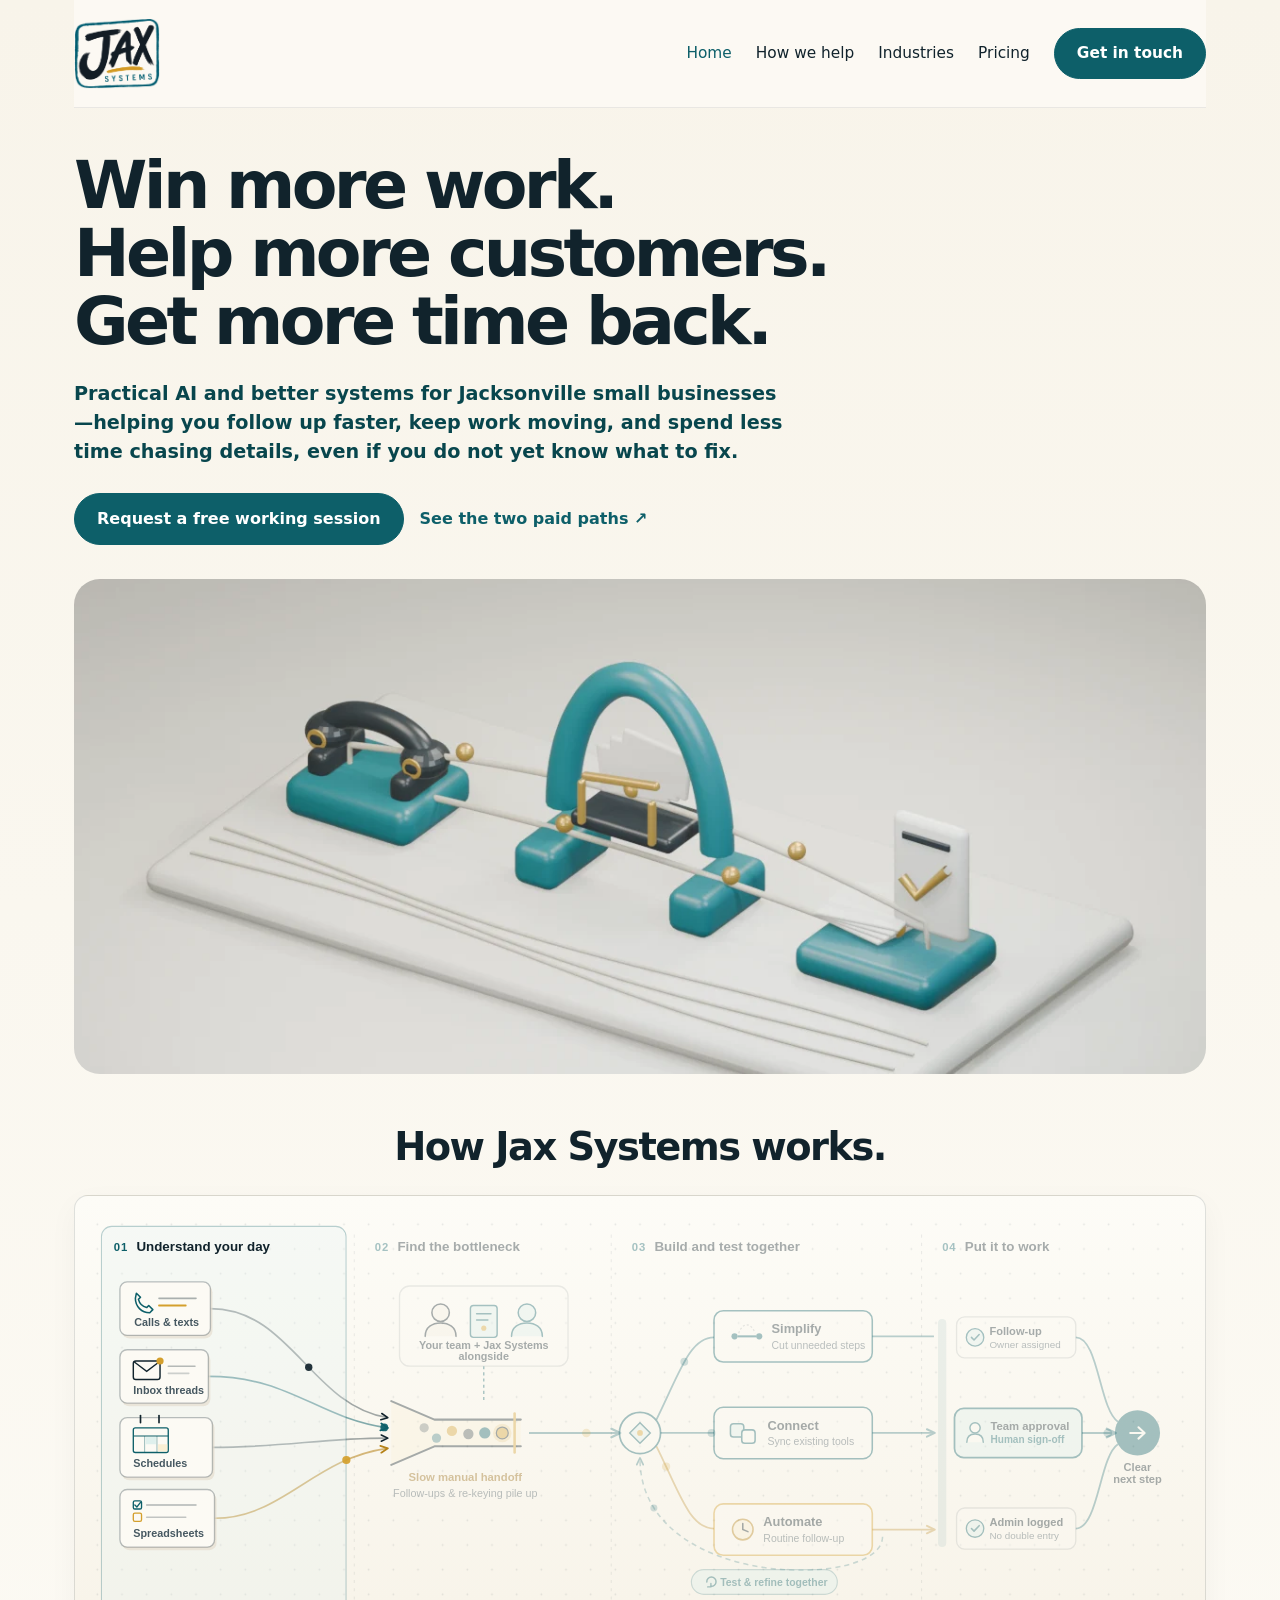
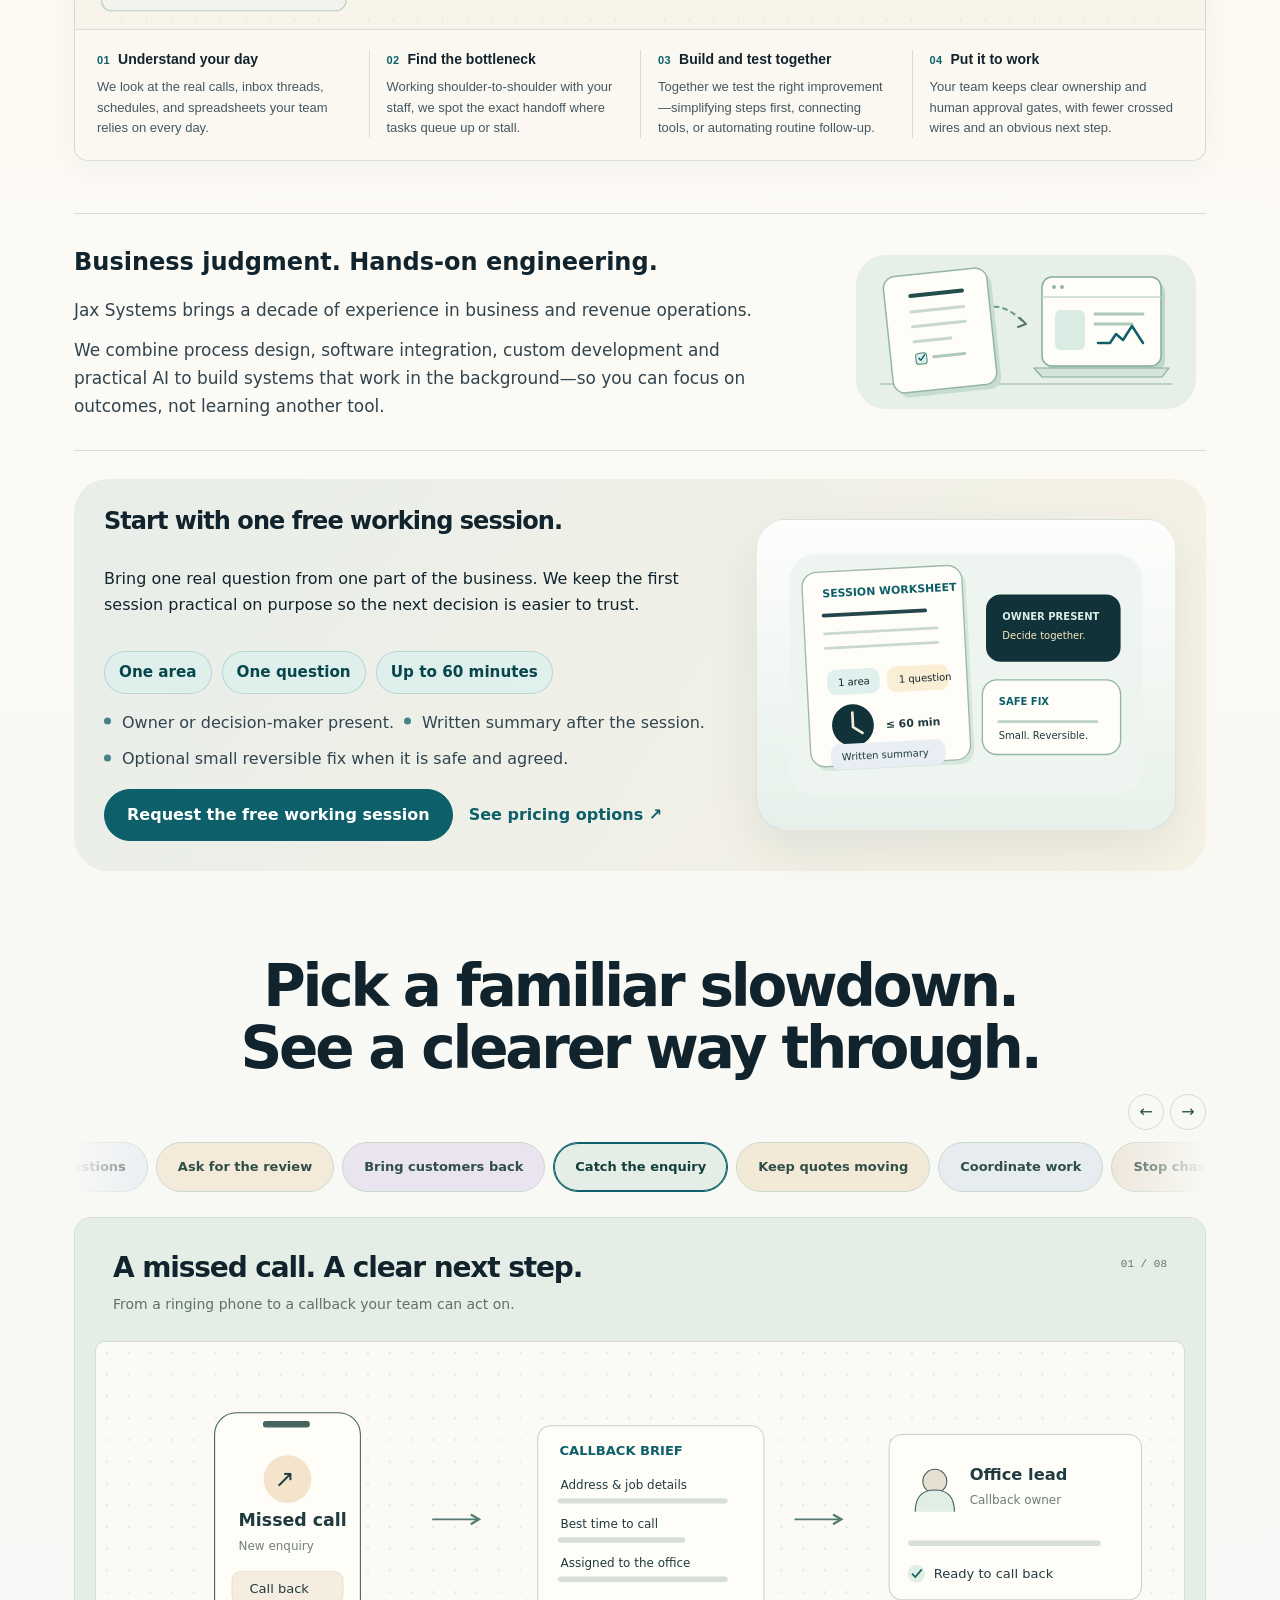
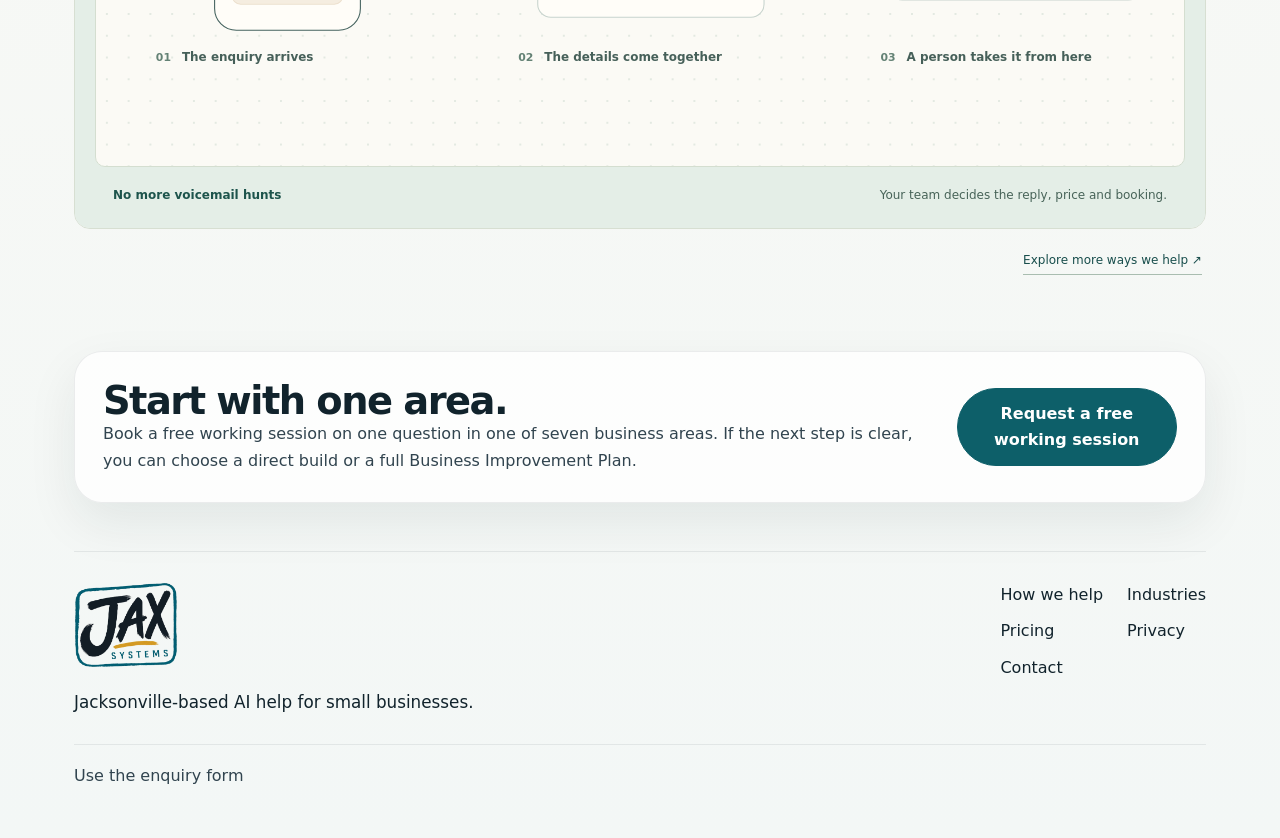
<file: public/how-it-works.html>
<!doctype html>
<html lang="en">
<head>
  <meta charset="utf-8">
  <meta name="viewport" content="width=device-width, initial-scale=1">
  <title>Redirecting · Jax Systems</title>
  <meta name="robots" content="noindex,follow">
  <link rel="canonical" href="https://jaxsystems.ai/#workflow-frame">
  <meta http-equiv="refresh" content="0; url=index.html#workflow-frame">
  <script>window.location.replace('index.html#workflow-frame');</script>
</head>
<body>
  <p>Redirecting to <a href="index.html#workflow-frame">the workflow graphic on the home page</a>.</p>
</body>
</html>
</file>
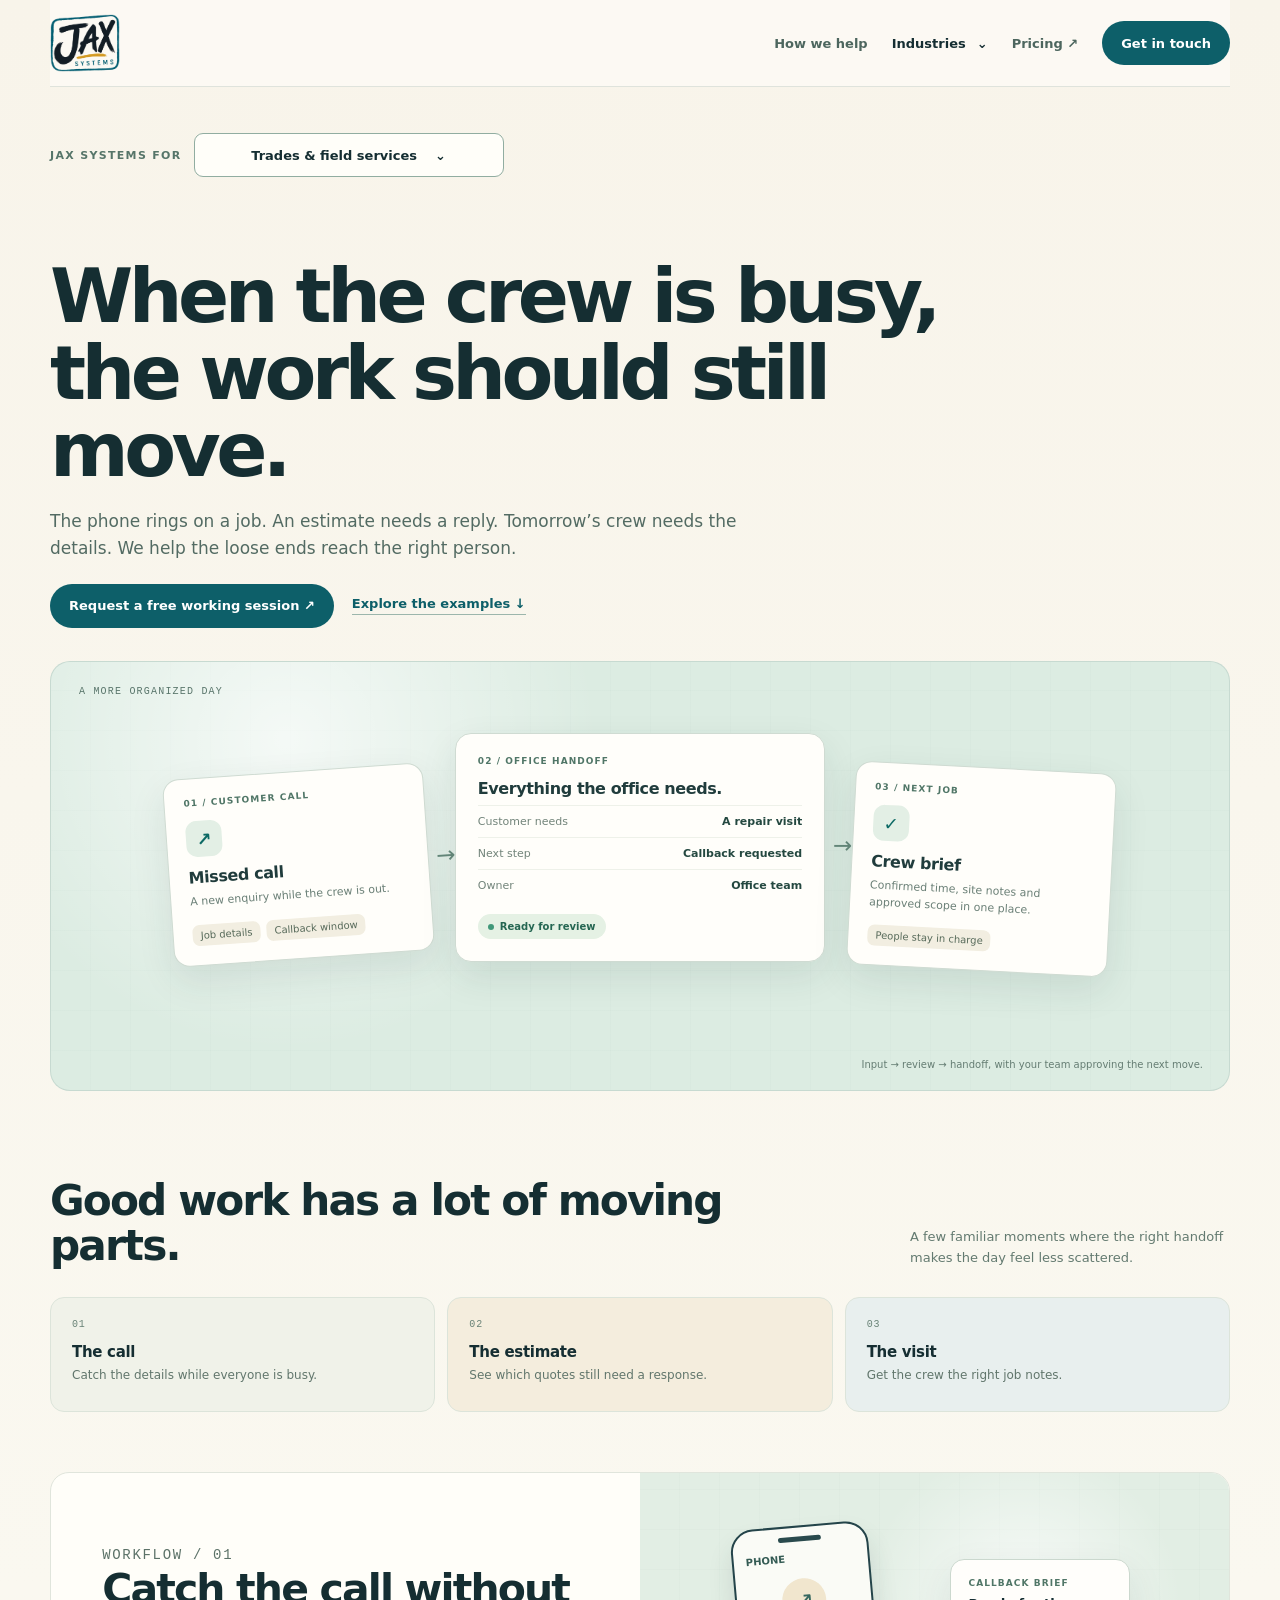
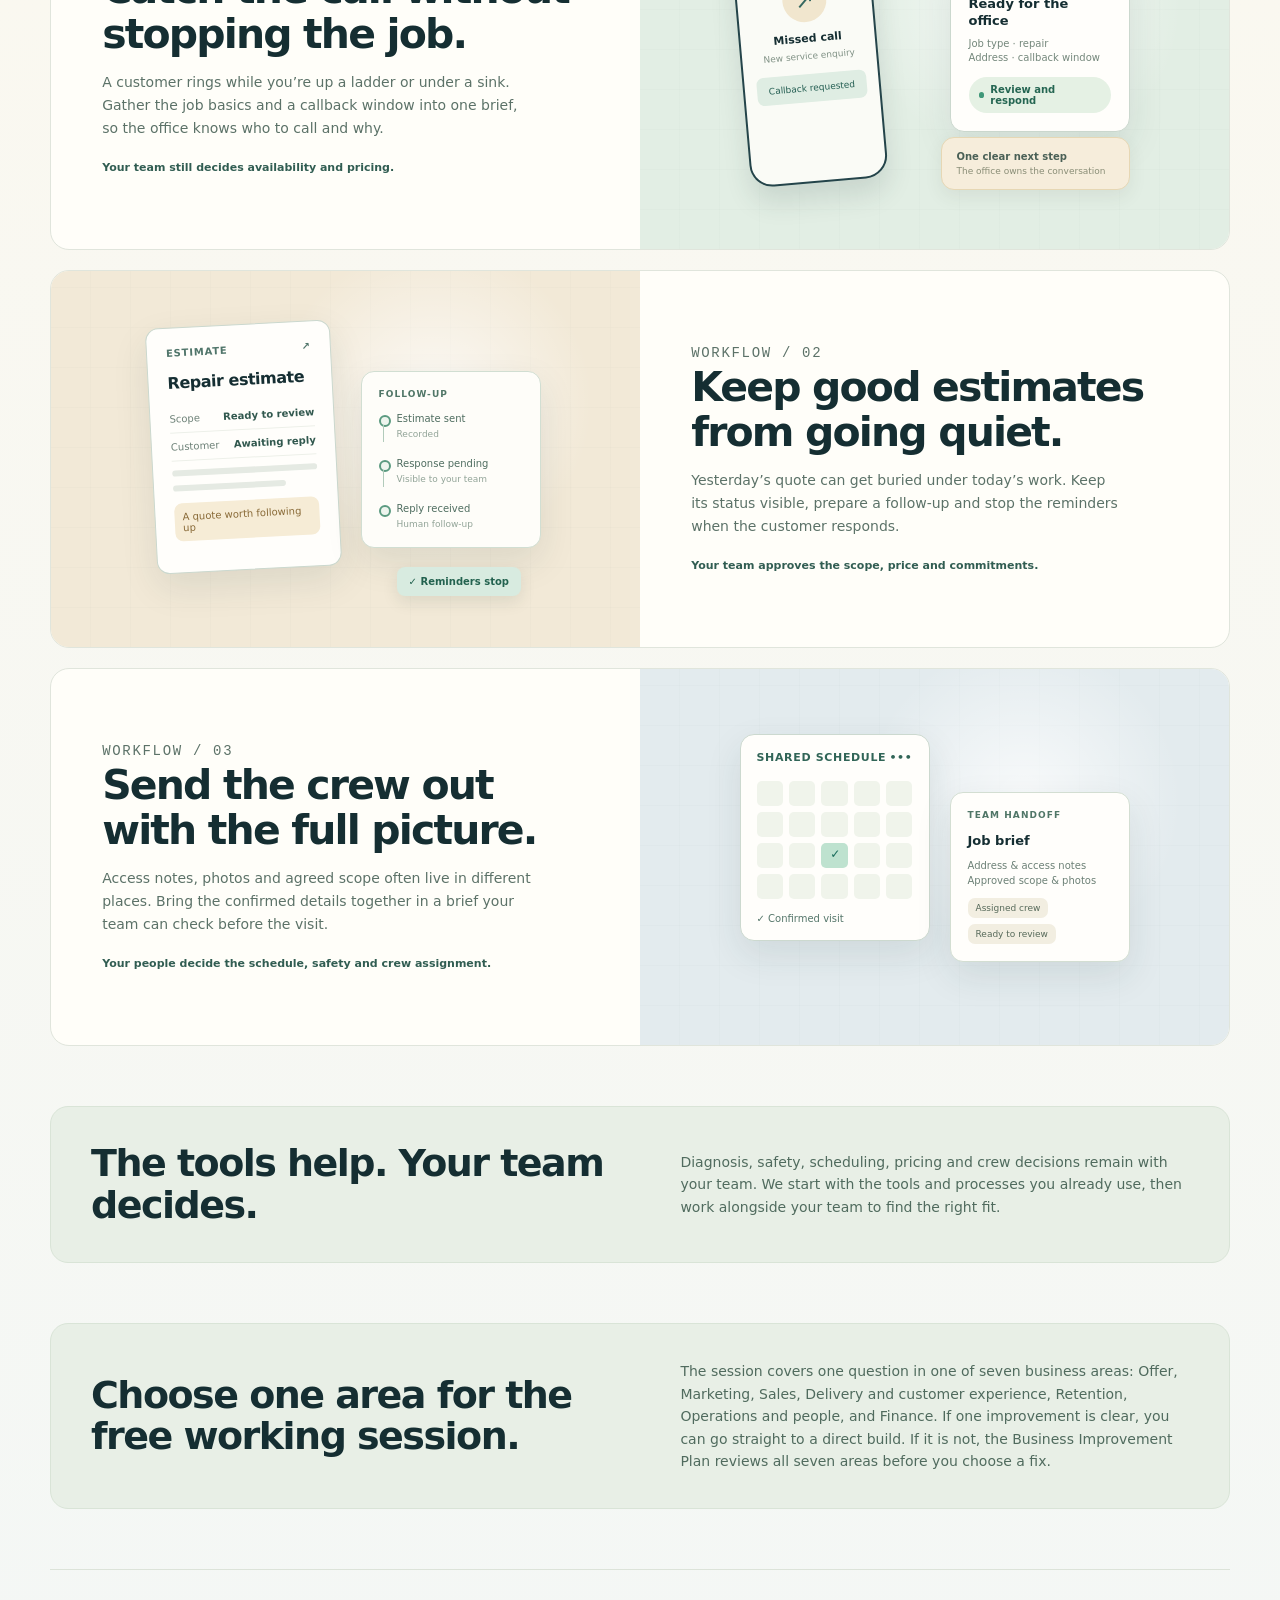
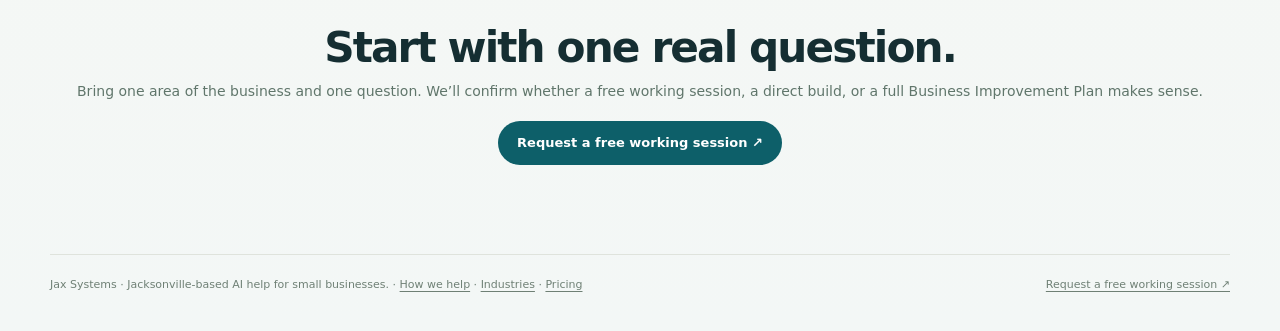
<file: public/how-we-help.html>
<!doctype html>
<html lang="en">
<head>
<meta charset="utf-8">
<meta name="viewport" content="width=device-width, initial-scale=1">
<title>Industries for Jacksonville small businesses · Jax Systems</title>
<meta name="description" content="Explore practical ways Jacksonville businesses can improve everyday workflows, with your team in control.">
<!-- industry-discovery-meta:start -->
<meta property="og:type" content="website">
<meta property="og:url" content="https://jaxsystems.ai/how-we-help">
<meta property="og:title" content="Industries for Jacksonville small businesses · Jax Systems">
<meta property="og:description" content="Explore practical ways Jacksonville businesses can improve everyday workflows, with your team in control.">
<meta name="twitter:card" content="summary_large_image">
<meta name="twitter:title" content="Industries for Jacksonville small businesses · Jax Systems">
<meta name="twitter:description" content="Explore practical ways Jacksonville businesses can improve everyday workflows, with your team in control.">
<!-- industry-discovery-meta:end -->

<meta name="theme-color" content="#0d5f69">
<meta name="robots" content="index,follow,max-image-preview:large">
<link rel="canonical" href="https://jaxsystems.ai/how-we-help">
<link rel="stylesheet" href="site.css?v=1221cec09b5b">
<link rel="stylesheet" href="how-we-help.css?v=c72fd2441fc3">
<style>
:root{--ink:#152e32;--soft:#557069;--teal:#0d5f69;--paper:#faf8f0;--line:#d7e0d6;--sand:#efe6d1;--yellow:#e4b65d;--mint:#dfece3;--blue:#e1eaf0;--shadow:0 14px 36px rgba(26,58,55,.1);font-family:-apple-system,BlinkMacSystemFont,"Segoe UI",sans-serif;color:var(--ink);background:var(--paper)}
*{box-sizing:border-box}body{margin:0;line-height:normal;-webkit-font-smoothing:antialiased}a{color:inherit;text-decoration:none}button{font:inherit;cursor:pointer}button:focus-visible,a:focus-visible{outline:3px solid #d49f2d;outline-offset:4px}img{display:block;max-width:100%}[hidden]{display:none!important}
.wrap{width:min(1180px,calc(100% - 56px));margin:0 auto}.preview-bar{background:#153d42;color:#e7f0e9;font-size:11px;letter-spacing:.02em;padding:9px 18px;text-align:center}.preview-bar b{color:#ffe4a7;font-weight:700}.site-header{display:flex;justify-content:space-between;align-items:center;padding:14px 0;border-bottom:1px solid #dfe3dc;gap:20px}.brand{display:flex;align-items:center;gap:14px}.brand img{width:70px;height:auto}.brand span{font-size:11px;font-weight:650;color:#536c62;border-left:1px solid #d5ded5;padding-left:14px}.header-right{display:flex;gap:24px;align-items:center;font-size:13px;font-weight:650}.header-link{color:#4d665e}.header-cta,.cta{display:inline-flex;align-items:center;justify-content:center;text-align:center;border-radius:99px;background:var(--teal);color:white;padding:12px 19px;min-height:44px;font-size:13px;font-weight:700}.header-cta:hover,.cta:hover{background:#08464d}.select-row{display:flex;gap:12px;align-items:center;margin:46px 0 29px;font-size:12px;letter-spacing:.03em}.select-row strong{font-size:11px;letter-spacing:.12em;color:#567569;text-transform:uppercase}.tabs{display:flex;flex-wrap:wrap;gap:7px}.industry-tab{padding:8px 13px;border:1px solid #d6dfd7;border-radius:99px;background:transparent;color:#4b675e;font-size:12px;font-weight:650}.industry-tab:hover{border-color:#6b9285}.industry-tab[aria-selected=true]{border-color:#0d5f69;background:#e2eee6;color:#153e39;box-shadow:inset 0 0 0 1px #0d5f69}
.hero{display:grid;grid-template-columns:1fr;gap:0}.eyebrow{margin:0 0 14px;color:#5c7f71;font:11px ui-monospace,SFMono-Regular,Menlo,monospace;letter-spacing:.13em;text-transform:uppercase}.hero h1{font-size:clamp(43px,5.9vw,76px);line-height:1.02;letter-spacing:-.06em;font-weight:600;max-width:930px;margin:0}.hero-intro{font-size:17px;line-height:1.6;color:#536b63;max-width:720px;margin:19px 0 21px}.hero-actions{display:flex;align-items:center;gap:18px;margin-bottom:33px;flex-wrap:wrap}.hero-actions .plain-link{font-size:13px;color:#0d5f69;font-weight:700;border-bottom:1px solid #9cb6ac;padding-bottom:3px}.stage{position:relative;overflow:hidden;min-height:430px;border-radius:20px;background:var(--stage);border:1px solid rgba(17,64,59,.10);isolation:isolate}.stage::before{content:"";position:absolute;inset:0;background:radial-gradient(circle at 20% 18%,rgba(255,255,255,.7),transparent 31%),repeating-linear-gradient(0deg,transparent,transparent 39px,rgba(40,82,79,.035) 40px),repeating-linear-gradient(90deg,transparent,transparent 39px,rgba(40,82,79,.035) 40px);z-index:-1}.stage-label{position:absolute;top:24px;left:28px;font:10px ui-monospace,monospace;letter-spacing:.12em;text-transform:uppercase;color:#59756b}.stage-note{position:absolute;bottom:20px;right:26px;color:#657d73;font-size:10px}.workflow-motion{position:absolute;inset:72px 34px 56px;pointer-events:none}.motion-rail{position:absolute;top:50%;height:6px;border-radius:999px;background:linear-gradient(90deg,rgba(84,120,110,.16),rgba(84,120,110,.45),rgba(84,120,110,.16));box-shadow:inset 0 0 0 1px rgba(46,83,75,.08)}.motion-rail.rail-input{left:24%;width:18%}.motion-rail.rail-handoff{left:58%;width:18%}.flow-beam{position:absolute;top:calc(50% - 8px);width:86px;height:16px;border-radius:999px;background:linear-gradient(90deg,rgba(255,255,255,0),rgba(255,255,255,.96) 18%,#e4b65d 52%,#0d5f69 86%,rgba(13,95,105,0));box-shadow:0 0 0 1px rgba(26,71,68,.08),0 12px 28px rgba(13,95,105,.18);opacity:0}.flow-beam.beam-forward{left:24%;animation:beam-forward 5.8s ease-in-out infinite}.flow-beam.beam-handoff{left:58%;animation:beam-handoff 5.8s ease-in-out infinite}.flow-review{position:absolute;left:50%;top:50%;width:176px;height:132px;transform:translate(-50%,-50%);border-radius:28px;background:radial-gradient(circle,rgba(255,255,255,.78) 0,rgba(255,255,255,0) 66%);opacity:.28}.flow-review:before{content:"";position:absolute;inset:21px;border-radius:22px;border:2px solid rgba(13,95,105,.42);box-shadow:0 0 0 14px rgba(255,255,255,.16);animation:review-pulse 5.8s ease-in-out infinite}.flow-review:after{content:"REVIEW";position:absolute;left:50%;top:50%;transform:translate(-50%,-50%);font:700 11px ui-monospace,monospace;letter-spacing:.18em;color:#0d5f69;opacity:.72}.stage-flow{display:grid;grid-template-columns:1fr 1.42fr 1fr;gap:26px;align-items:center;max-width:1000px;margin:75px auto 50px;padding:0 28px}.float-card{position:relative;background:#fffefa;border:1px solid #cfdbd2;border-radius:16px;box-shadow:var(--shadow);padding:19px;color:#203c3c}.float-card.first{transform:rotate(-4deg);margin-top:22px}.float-card.middle{transform:translateY(-6px);padding:22px}.float-card.last{transform:rotate(3deg);margin-top:30px}.float-card.first::after,.float-card.middle::after{content:"→";position:absolute;right:-28px;top:43%;font-size:23px;color:#65887a}.mini-kicker{display:block;font-size:9px;font-weight:800;letter-spacing:.12em;color:#507667;text-transform:uppercase;margin-bottom:13px}.icon-square{display:grid;place-items:center;width:36px;height:36px;border-radius:11px;background:#e3efe5;color:#0d6a65;font-size:18px;font-weight:700}.float-card h3{font-size:16px;line-height:1.2;letter-spacing:-.025em;margin:11px 0 7px}.float-card p{font-size:11px;line-height:1.5;margin:0;color:#6a7f76}.chips{display:flex;gap:6px;flex-wrap:wrap;margin-top:14px}.chip{font-size:10px;padding:5px 8px;border-radius:7px;background:#f2eee1;color:#576a5a}.paperline{height:6px;border-radius:5px;background:#e5eae3;margin-top:9px}.paperline.short{width:62%}.paperline.mid{width:78%}.row-detail{display:flex;justify-content:space-between;align-items:center;padding:9px 0;border-top:1px solid #eef1e9;gap:10px;font-size:11px}.row-detail span{color:#72847a}.row-detail strong{font-size:11px;color:#244840}.ready{display:inline-flex;align-items:center;gap:6px;background:#e5f1e4;color:#256652;font-size:10px;font-weight:700;border-radius:50px;padding:7px 10px;margin-top:13px}.ready:before{content:"";width:6px;height:6px;border-radius:50%;background:#409879;animation:breathe 2.4s ease-in-out infinite}.pause{position:absolute;right:20px;top:18px;padding:8px 12px;border:1px solid rgba(65,99,87,.25);border-radius:99px;color:#49685b;background:rgba(250,251,244,.72);font-size:11px;font-weight:650}.pause[disabled]{cursor:default;opacity:.72}.stage.paused .ready:before,.stage.paused .workflow-motion *{animation-play-state:paused!important}@keyframes breathe{50%{opacity:.35}}@keyframes beam-forward{0%,8%{opacity:0;transform:translateX(-20px) scaleX(.72)}12%,28%{opacity:1;transform:translateX(0) scaleX(1)}36%,100%{opacity:0;transform:translateX(calc(100% + 44px)) scaleX(.92)}}@keyframes review-pulse{0%,18%,100%{opacity:.08;transform:scale(.86)}24%{opacity:.18;transform:scale(.9)}31%,44%{opacity:.96;transform:scale(1)}55%{opacity:.24;transform:scale(1.06)}70%{opacity:.1;transform:scale(.92)}}@keyframes beam-handoff{0%,48%{opacity:0;transform:translateX(-20px) scaleX(.72)}56%,74%{opacity:1;transform:translateX(0) scaleX(1)}84%,100%{opacity:0;transform:translateX(calc(100% + 44px)) scaleX(.92)}}
.overview{padding:63px 0 25px}.overview-top{display:flex;align-items:end;justify-content:space-between;gap:24px;margin-bottom:28px}.overview h2,.end-card h2{font-size:clamp(29px,3.3vw,43px);line-height:1.08;letter-spacing:-.045em;margin:0;max-width:710px;font-weight:600}.overview-top p{max-width:320px;margin:0;color:#637a70;font-size:13px;line-height:1.6}.pillars{display:grid;grid-template-columns:repeat(3,1fr);gap:12px}.pillar{min-height:115px;padding:21px;border-radius:14px;background:#f0f2e9;border:1px solid #dce4da}.pillar:nth-child(2){background:#f4eddd}.pillar:nth-child(3){background:#e8efee}.pillar span{display:block;color:#698377;font:10px ui-monospace,monospace;letter-spacing:.08em}.pillar strong{display:block;margin-top:13px;font-size:15px;letter-spacing:-.02em}.pillar p{color:#61766c;font-size:12px;line-height:1.5;margin:5px 0 0}
.story-list{display:grid;gap:20px;padding:35px 0 60px}.story{display:grid;grid-template-columns:1fr 1fr;border:1px solid #e0e5dc;border-radius:19px;background:#fffef9;overflow:hidden;min-height:378px}.story:nth-child(even) .story-copy{order:2}.story-copy{display:flex;flex-direction:column;justify-content:center;padding:clamp(26px,4vw,55px)}.story-index{font:10px ui-monospace,monospace;color:#69877a;letter-spacing:.12em;margin:0 0 20px}.story-copy h3{font-size:clamp(27px,3.2vw,42px);letter-spacing:-.045em;line-height:1.08;font-weight:600;margin:0 0 15px}.story-copy p{color:#5c7268;font-size:14px;line-height:1.65;margin:0;max-width:430px}.story-copy .story-note{font-size:11px;font-weight:700;color:#315d52;margin-top:19px}.illustration{position:relative;display:flex;align-items:center;justify-content:center;min-height:370px;padding:35px;background:var(--canvas);overflow:hidden}.illustration::before{content:"";position:absolute;inset:0;background:radial-gradient(circle at 65% 35%,rgba(255,255,255,.75),transparent 35%),repeating-linear-gradient(0deg,transparent,transparent 39px,rgba(53,93,81,.04) 40px),repeating-linear-gradient(90deg,transparent,transparent 39px,rgba(53,93,81,.04) 40px)}.art-wrap{position:relative;width:min(100%,390px);height:285px}.phone{position:absolute;top:7px;left:7%;width:138px;height:258px;border:2px solid #24444a;border-radius:23px;background:#fafbf6;box-shadow:0 16px 26px rgba(38,65,59,.13);padding:25px 12px 12px;transform:rotate(-5deg)}.phone:before{content:"";position:absolute;width:43px;height:5px;background:#294a4d;border-radius:9px;top:9px;left:calc(50% - 21px)}.phone .screen-title{font-size:10px;font-weight:800;color:#345b54;margin-bottom:15px}.screen-icon{width:44px;height:44px;display:grid;place-items:center;border-radius:50%;background:#f1e6ce;font-size:23px;color:#35675f;margin:10px auto}.screen-txt{text-align:center;font-size:11px;font-weight:700}.screen-sub{text-align:center;color:#819286;font-size:9px;margin-top:6px}.phone-btn{background:#dfede3;border-radius:7px;text-align:center;padding:9px 4px;font-size:9px;color:#255f53;margin-top:13px}.mini-panel{position:absolute;right:2%;top:41px;width:208px;padding:18px;background:#fffefb;border:1px solid #cbd8ce;border-radius:14px;box-shadow:var(--shadow)}.mini-panel .mini-kicker{margin-bottom:8px}.mini-panel strong{display:block;font-size:13px;line-height:1.3}.mini-panel p{font-size:10px;color:#74877b;line-height:1.4;margin:7px 0}.mini-panel .ready{margin-top:5px}.bubble{position:absolute;right:0;bottom:13px;width:189px;border-radius:13px;background:#f6eddb;border:1px solid #e6d7b4;padding:13px 15px;font-size:10px;font-weight:650;color:#4a6056;box-shadow:0 7px 18px rgba(58,66,52,.08)}.bubble small{font-size:9px;display:block;color:#8a8e77;margin-top:4px;font-weight:400}
.doc{position:absolute;left:9%;top:8px;width:203px;min-height:246px;border:1px solid #cbd8ce;border-radius:13px;background:#fffefb;box-shadow:var(--shadow);padding:19px;transform:rotate(-3deg)}.doc .doc-head{display:flex;justify-content:space-between;align-items:center;font-size:10px;color:#50756a;font-weight:800;letter-spacing:.08em}.doc h4{font-size:16px;line-height:1.2;margin:15px 0 13px;letter-spacing:-.03em}.doc .line-row{display:flex;justify-content:space-between;gap:4px;font-size:10px;color:#6d8177;padding:8px 0;border-bottom:1px solid #edf0e9}.doc .line-row b{color:#31584e;font-size:10px}.doc .seal{margin-top:12px;font-size:10px;color:#886936;background:#f6ecd6;border-radius:8px;padding:8px}.timeline{position:absolute;right:1%;top:55px;width:186px;padding:17px;background:#fefdf9;border:1px solid #d1ded2;border-radius:13px;box-shadow:var(--shadow)}.timeline .tl-row{position:relative;padding:0 0 16px 18px;font-size:10px;color:#4f6d60;line-height:1.3}.timeline .tl-row:before{position:absolute;left:0;top:3px;content:"";width:8px;height:8px;border:2px solid #5b9a80;border-radius:50%;background:#eef5ee}.timeline .tl-row:not(:last-child):after{position:absolute;left:4px;top:13px;content:"";height:17px;border-left:1px solid #b2cbbb}.timeline .tl-row:last-child{padding-bottom:0}.timeline .tl-row small{display:block;color:#92a498;font-size:9px;margin-top:4px}.badge{position:absolute;bottom:5px;right:5%;padding:9px 12px;border-radius:8px;background:#d8ebe0;color:#23624f;font-size:10px;font-weight:700;box-shadow:0 6px 16px rgba(33,62,47,.1)}
.calendar{position:absolute;left:5%;top:20px;width:205px;background:#fffefb;border:1px solid #ccd9cf;border-radius:14px;box-shadow:var(--shadow);padding:16px}.cal-head{font-size:11px;font-weight:800;letter-spacing:.06em;color:#316557;display:flex;justify-content:space-between}.cal-grid{display:grid;grid-template-columns:repeat(5,1fr);gap:6px;margin-top:17px}.cal-grid i{height:25px;border-radius:5px;background:#f0f4eb}.cal-grid i.mark{background:#bee2cf;position:relative}.cal-grid i.mark:after{content:"✓";font-style:normal;position:absolute;left:9px;top:4px;color:#176b5a;font-size:12px;font-weight:800}.cal-foot{font-size:10px;margin-top:14px;color:#55766a}.workcard{position:absolute;right:0;top:78px;width:194px;padding:17px;border:1px solid #d3ded2;border-radius:13px;background:#fffefb;box-shadow:var(--shadow)}.workcard strong{display:block;font-size:13px;line-height:1.25;margin-bottom:8px}.workcard p{font-size:10px;line-height:1.5;color:#6c8076;margin:0}.workcard .chips{margin-top:10px}.workcard .chip{font-size:9px}.paper-stack{position:absolute;left:9%;top:30px;width:215px;height:213px;border-radius:13px;background:#eee5d0;transform:rotate(4deg);border:1px solid #e0d5b9}.paper-stack:after{content:"";position:absolute;inset:10px -8px -10px 8px;border-radius:13px;background:#fffdfa;border:1px solid #d1ddd2}.report{position:absolute;left:12%;top:23px;width:210px;border-radius:13px;background:#fffefb;border:1px solid #cad9cd;padding:18px;box-shadow:var(--shadow);z-index:1}.report h4{font-size:15px;letter-spacing:-.03em;margin:0 0 14px}.report .report-row{display:flex;align-items:center;gap:8px;font-size:10px;color:#527066;padding:9px 0;border-top:1px solid #ecf1e9}.report .report-row b{width:9px;height:9px;border-radius:50%;background:#8fb9a3}.report .report-row:last-child b{background:#deb766}
.human{display:grid;grid-template-columns:1.1fr 1fr;gap:30px;align-items:center;margin-bottom:60px;border-radius:18px;padding:36px 40px;background:#e8efe6;border:1px solid #d9e4d7}.human h2{font-size:clamp(28px,3vw,38px);letter-spacing:-.04em;line-height:1.1;margin:0}.human p{margin:0;color:#506b5e;font-size:14px;line-height:1.6}.end-card{text-align:center;border-top:1px solid #dce3d9;padding:55px 10px 65px}.end-card h2{margin:0 auto 12px}.end-card p{color:#60766b;font-size:14px;margin:0 auto 22px}.site-footer{border-top:1px solid #dfe3dc;padding:23px 0 40px;color:#6f8075;font-size:11px;display:flex;justify-content:space-between;gap:20px}.site-footer a{text-decoration:underline;text-underline-offset:3px}

@media(max-width:760px){.wrap{width:calc(100% - 32px)}.preview-bar{font-size:10px}.site-header{padding:10px 0}.brand img{width:57px}.brand span{font-size:10px}.header-right .header-link{display:none}.header-cta{font-size:11px;padding:10px 12px}.select-row{align-items:start;flex-direction:column;margin:30px 0 23px}.tabs{gap:6px}.industry-tab{padding:8px 11px;font-size:11px}.hero h1{font-size:clamp(37px,9.2vw,54px);line-height:1.04}.hero-intro{font-size:15px;margin:16px 0 18px}.hero-actions{margin-bottom:24px}.stage{min-height:480px}.stage-label{top:17px;left:17px;font-size:9px}.pause{top:12px;right:12px}.workflow-motion{inset:78px 0 50px}.motion-rail{left:50%;width:6px;height:82px;top:auto;transform:translateX(-50%);background:linear-gradient(180deg,rgba(84,120,110,.16),rgba(84,120,110,.45),rgba(84,120,110,.16))}.motion-rail.rail-input{top:104px}.motion-rail.rail-handoff{top:236px}.flow-beam{left:calc(50% - 8px);width:16px;height:82px;top:104px;background:linear-gradient(180deg,rgba(255,255,255,0),rgba(255,255,255,.96) 18%,#e4b65d 52%,#0d5f69 86%,rgba(13,95,105,0))}.flow-beam.beam-forward{animation:beam-forward-mobile 5.8s ease-in-out infinite}.flow-beam.beam-handoff{top:236px;animation:beam-handoff-mobile 5.8s ease-in-out infinite}.flow-review{left:50%;top:203px;width:150px;height:110px}.stage-flow{grid-template-columns:1fr;gap:9px;align-items:stretch;margin:57px auto 30px;max-width:360px;padding:0 23px}.float-card{padding:13px 15px}.float-card.first,.float-card.middle,.float-card.last{transform:none;margin:0;padding:13px 15px}.float-card.first::after,.float-card.middle::after{content:"↓";right:8px;top:auto;bottom:-19px;font-size:18px;z-index:2}.float-card h3{margin:7px 0 4px;font-size:14px}.float-card p{font-size:10px}.float-card .mini-kicker{margin-bottom:7px}.float-card .chips{margin-top:8px}.float-card .ready{margin-top:5px}.float-card .row-detail{padding:5px 0}.stage-note{bottom:10px;right:15px}.overview{padding:44px 0 14px}.overview-top{display:block}.overview-top p{margin-top:13px}.pillars{grid-template-columns:1fr;gap:8px}.pillar{min-height:0;padding:15px}.pillar strong{margin-top:7px}.story-list{padding:25px 0 42px;gap:14px}.story{grid-template-columns:1fr;min-height:0}.story:nth-child(even) .story-copy{order:0}.story-copy{padding:28px 24px 26px}.story-copy h3{font-size:29px}.story-copy p{font-size:13px}.story-index{margin-bottom:13px}.story-copy .story-note{margin-top:13px}.illustration{min-height:320px;padding:18px}.art-wrap{height:280px;max-width:360px}.human{grid-template-columns:1fr;gap:14px;margin-bottom:32px;padding:26px}.end-card{padding:40px 5px 45px}.site-footer{display:block}.site-footer span{display:block;margin-top:8px}}
/* Keep every illustrated artifact readable, even at phone widths. */
.phone{left:0}.mini-panel{right:0;width:180px}.doc{left:0;width:185px}.timeline{right:0;width:180px}.calendar{left:0;width:190px}.workcard{right:0;width:180px}.paper-stack{left:1%;width:175px}.report{left:0;width:185px}
@media(max-width:760px){.stage-label{max-width:calc(100% - 135px);line-height:1.35}.phone{left:0;width:126px}.mini-panel{right:0;width:166px}.doc{left:0;width:150px;padding:14px}.timeline{right:0;width:154px;padding:14px}.calendar{left:0;width:150px;padding:12px}.workcard{right:0;width:160px;padding:13px}.paper-stack{left:0;width:140px}.report{left:0;width:150px;padding:13px}.bubble{width:175px}.doc .line-row{flex-wrap:wrap}.cal-grid{gap:4px}.cal-grid i.mark:after{left:6px}}
@media(min-width:761px) and (max-width:960px){.story{grid-template-columns:1fr}.story:nth-child(even) .story-copy{order:0}}
@media(max-width:340px){.float-card p{font-size:9px}.art-wrap{width:290px;min-width:290px;transform:scale(.84)}.phone{left:0;width:116px}.mini-panel{right:0;width:156px}.doc{width:130px}.timeline{width:142px}.calendar{width:130px}.workcard{width:150px}.report{width:130px}.bubble{width:155px}.header-cta{display:none}}
.industry-select{position:relative;width:310px;max-width:100%;z-index:10}#industry-toggle{display:flex;justify-content:center;align-items:center;gap:18px;width:100%;min-height:44px;background:#fffef9;border:1px solid #91ada1;border-radius:9px;padding:11px 15px;color:var(--ink);text-align:center;font-size:13px;font-weight:650}#industry-toggle[aria-expanded=true]{border-color:var(--teal);box-shadow:0 0 0 2px #dceae1}#industry-options{position:absolute;top:calc(100% + 7px);left:0;width:100%;max-height:min(380px,55vh);overflow-y:auto;overscroll-behavior:contain;background:#fffef9;border:1px solid #c9d8ce;border-radius:10px;padding:6px;box-shadow:var(--shadow)}#industry-options button{display:block;width:100%;text-align:center;border:0;background:none;padding:12px 27px 12px 11px;border-radius:6px;color:#34594e;font-size:12px;line-height:1.4;min-height:44px;position:relative}#industry-options button:hover,#industry-options button:focus{background:#edf2e9;outline:2px solid #699286;outline-offset:-2px}#industry-options button[aria-selected=true]{background:#dfeee3;color:#0d5f69;font-weight:750}#industry-options button[aria-selected=true]:after{content:'✓';position:absolute;right:10px}.sr-only{position:absolute;width:1px;height:1px;padding:0;overflow:hidden;clip:rect(0,0,0,0);white-space:nowrap}
.folder-art,.inbox-art,.queue-art{position:absolute;background:#fffefb;border:1px solid #cbd8ce;border-radius:14px;box-shadow:var(--shadow);padding:20px}.folder-art{top:25px;left:0;width:62%;min-height:210px}.folder-art:before{content:'';position:absolute;top:-13px;left:0;width:88px;height:18px;background:#ded4b8;border:1px solid #c8bfa6;border-bottom:0;border-radius:9px 9px 0 0;z-index:-1}.folder-art h4,.inbox-art h4,.queue-art h4{font-size:15px;line-height:1.3;margin:8px 0 16px}.check-row{display:flex;gap:8px;font-size:11px;padding:12px 0;border-top:1px solid #e6ece2;color:#45685a}.check-row i{font-style:normal;color:#38785e}.check-row.missing i{color:#a17c35}.request-art{position:absolute;right:0;bottom:0;width:58%;background:#f6eedc;border:1px solid #ded1b0;border-radius:12px;padding:15px;box-shadow:var(--shadow);font-size:11px}.request-art:before{content:'✉';font-size:23px;color:#9a8350;display:block;margin-bottom:8px}.request-art strong{display:block;font-size:12px}.request-art p{font-size:10px;line-height:1.5;color:#6a7e6c;margin-bottom:0}.inbox-art{top:4px;left:0;width:59%;padding:15px}.message-strip{font-size:10px;padding:12px 9px;border:1px solid #d9e3d7;border-radius:7px;background:#f3f6ee;margin-top:9px}.route-art{position:absolute;right:0;bottom:0;width:59%;background:#fffefb;border:1px solid #cbd8ce;border-radius:13px;box-shadow:var(--shadow);padding:17px}.route-art h4{font-size:14px;margin:8px 0 12px}.route-art dl{display:grid;grid-template-columns:1fr;gap:4px;font-size:10px}.route-art dt{color:#647f70}.route-art dd{margin:0 0 7px;color:#294f45;font-weight:650}.route-art .ready{font-size:9px}.queue-art{left:0;top:5px;width:100%;padding:20px}.queue-row{display:flex;justify-content:space-between;gap:10px;border-top:1px solid #e1e8dd;padding:12px 0;font-size:10px;color:#527264}.queue-row b{font-weight:600;color:#2f5548}.queue-row span{background:#eee8d5;border-radius:6px;padding:4px 6px}.queue-foot{margin-top:10px;display:flex;justify-content:space-between;gap:12px;font-size:10px;color:#537460}.queue-foot strong{color:#2c5f4c}.queue-badge{position:absolute;right:6px;bottom:0;border-radius:9px;background:#d8e9dd;padding:10px 14px;font-size:10px;color:#2e6452;box-shadow:var(--shadow)}
@media(max-width:760px){.select-row{flex-direction:row;align-items:center;gap:10px}.industry-select{flex:1;min-width:0}#industry-toggle{font-size:12px;padding:10px 12px}.folder-art{padding:14px;min-height:200px}.folder-art h4{font-size:13px}.check-row{font-size:10px}.request-art{padding:12px}.inbox-art{padding:12px}.message-strip{padding:10px 7px}.route-art{padding:13px}.queue-art{padding:15px}.queue-row{font-size:10px}.row-detail{flex-wrap:wrap}.stage-note{max-width:calc(100% - 28px);text-align:right}}
.art-wrap:has(.folder-art),.art-wrap:has(.inbox-art){display:grid;grid-template-columns:minmax(0,1fr) minmax(0,1fr);gap:14px;height:310px}.folder-art{position:relative;top:25px;left:auto;width:auto;min-height:0;height:fit-content;padding:16px}.request-art{position:relative;top:105px;right:auto;bottom:auto;width:auto;height:fit-content;padding:13px}.inbox-art{position:relative;top:5px;left:auto;width:auto;height:fit-content;padding:13px}.route-art{position:relative;top:55px;right:auto;bottom:auto;width:auto;height:fit-content;padding:13px}.art-wrap .mini-kicker{overflow-wrap:anywhere}.queue-foot{flex-wrap:wrap}.queue-row b,.queue-row span{overflow-wrap:anywhere}.queue-badge{max-width:100%}
@media(max-width:340px){.art-wrap:has(.phone){height:310px}.art-wrap:has(.phone) .bubble{bottom:0}}
.site-header{position:relative}.help-toggle{border:0;background:transparent;color:var(--ink);font-size:13px;font-weight:700;padding:12px 4px;min-height:44px;white-space:nowrap}.help-toggle span{margin-left:5px}.help-toggle[aria-expanded=true]{color:var(--teal)}.help-navigation{position:absolute;z-index:40;top:calc(100% + 8px);left:0;width:100%;max-height:min(760px,calc(100dvh - 155px));overflow-y:auto;overscroll-behavior:contain;background:var(--paper);border:1px solid #cad9ce;border-radius:17px;box-shadow:0 20px 70px #153d4226;padding:25px}.help-menu-heading{display:flex;align-items:center;justify-content:space-between;gap:15px;margin-bottom:18px}.help-menu-heading .eyebrow{display:block;font-size:10px;margin:0 0 7px}.help-menu-heading strong{font-size:22px;font-weight:600;letter-spacing:-.03em}.help-close{background:#edf0e6;border:1px solid #d3ded2;border-radius:30px;padding:9px 13px;color:#49685b;font-size:11px;min-height:40px}.help-grid{display:grid;grid-template-columns:repeat(3,minmax(0,1fr));gap:6px 15px}.help-industry-link{display:flex;align-items:center;gap:13px;padding:9px;border:1px solid transparent;border-radius:10px;min-width:0;min-height:76px}.help-industry-link:hover,.help-industry-link:focus-visible{background:#edf2e8;border-color:#b7cfc0}.help-industry-link[aria-current=page]{background:#e1eee4;border-color:#a2bfae}.industry-thumb{display:block;flex:0 0 68px;width:68px;height:58px;border-radius:9px;background:var(--thumb);overflow:hidden}.industry-thumb svg{width:100%;height:100%;display:block}.help-industry-copy{display:block;min-width:0}.help-industry-copy strong{display:block;font-size:12px;line-height:1.4;font-weight:700}.help-industry-copy small{display:block;font-size:10px;line-height:1.4;color:#667d70;margin-top:4px}.help-menu-note{font-size:10px;color:#607b6d;border-top:1px solid #dce5d8;padding-top:15px;margin:17px 0 0}.select-row strong{flex-shrink:0}
@media(max-width:1000px){.header-right{gap:18px}.help-grid{grid-template-columns:repeat(2,minmax(0,1fr))}}
@media(max-width:760px){.site-header .header-cta,.site-header .header-link{display:none}.site-header{gap:12px}.help-toggle{font-size:13px;padding:12px 5px}.help-navigation{padding:16px;max-height:calc(100dvh - 145px)}.help-grid{grid-template-columns:1fr;gap:4px}.help-menu-heading strong{font-size:21px}.help-industry-link{min-height:76px;padding:8px}.help-industry-copy strong{font-size:13px}.help-industry-copy small{font-size:11px}.select-row{align-items:flex-start;flex-direction:column;gap:10px}.industry-select{width:100%;flex:auto}.industry-thumb{flex-basis:68px}.header-right{gap:0}}
@media(prefers-reduced-motion:reduce){*,*::before,*::after{animation:none!important;transition:none!important;scroll-behavior:auto!important}}@keyframes beam-forward-mobile{0%,8%{opacity:0;transform:translateY(-18px) scaleY(.72)}12%,28%{opacity:1;transform:translateY(0) scaleY(1)}36%,100%{opacity:0;transform:translateY(calc(100% + 40px)) scaleY(.92)}}@keyframes beam-handoff-mobile{0%,48%{opacity:0;transform:translateY(-18px) scaleY(.72)}56%,74%{opacity:1;transform:translateY(0) scaleY(1)}84%,100%{opacity:0;transform:translateY(calc(100% + 40px)) scaleY(.92)}}
.art-wrap:has(.queue-art){height:330px}

.stage-flow .float-card{animation:card-focus 5.8s ease-in-out infinite}.stage-flow .float-card.middle{animation-delay:1.8s}.stage-flow .float-card.last{animation-delay:3.6s}
.stage-flow .float-card.first{--card-rest:rotate(-4deg);--card-active:rotate(-2deg) translateY(-12px)}.stage-flow .float-card.middle{--card-rest:translateY(-6px);--card-active:translateY(-18px)}.stage-flow .float-card.last{--card-rest:rotate(3deg);--card-active:rotate(1deg) translateY(-12px)}@keyframes card-focus{0%,28%,100%{transform:var(--card-rest);box-shadow:var(--shadow)}9%,20%{transform:var(--card-active);box-shadow:0 0 0 2px #72a38e,0 16px 35px #153d4229}}@media(max-width:760px){.stage-flow .float-card.first,.stage-flow .float-card.middle,.stage-flow .float-card.last{--card-rest:none;--card-active:translateX(5px)}}

/* industry-discovery-css:start */.industry-discovery{padding:6px 0 64px}.industry-discovery-copy{max-width:760px;margin-bottom:30px}.industry-discovery-copy h1{font-size:clamp(34px,4.5vw,56px);line-height:1.04;letter-spacing:-.05em;font-weight:600;margin:0 0 14px}.industry-discovery-copy p{margin:0;color:#566f65;font-size:15px;line-height:1.7}.industry-discovery-note{margin-top:16px;padding:14px 16px;border-radius:12px;background:#edf3ea;border:1px solid #d5e0d6;color:#34594d;font-size:13px}.industry-discovery-list{display:grid;grid-template-columns:repeat(2,minmax(0,1fr));gap:16px}.industry-summary{padding:22px;border:1px solid #dde5dc;border-radius:18px;background:#fffef9;box-shadow:0 8px 24px rgba(26,58,55,.05)}.industry-summary-head{display:grid;grid-template-columns:auto 1fr;gap:14px;align-items:start;margin-bottom:14px}.industry-summary-index{margin:0;font:10px ui-monospace,monospace;letter-spacing:.12em;color:#688174}.industry-summary h3{margin:0;font-size:23px;line-height:1.1;letter-spacing:-.035em}.industry-summary-audience{margin:7px 0 0;color:#5c756a;font-size:12px;line-height:1.5;text-transform:uppercase;letter-spacing:.06em}.industry-summary-human{margin:0 0 16px;color:#315d52;font-size:13px;line-height:1.6;font-weight:600}.industry-examples{display:grid;gap:12px;margin:0;padding:0;list-style:none}.industry-example{padding:14px 15px;border-radius:14px;background:#f7f4ea;border:1px solid #e8e0cb}.industry-example strong{display:block;font-size:14px;line-height:1.35}.industry-example p{margin:8px 0 0;color:#5a7368;font-size:12px;line-height:1.55}.industry-example p b{color:#274e44}@media(max-width:900px){.industry-discovery-list{grid-template-columns:1fr}}@media(max-width:760px){.industry-discovery{padding:0 0 42px}.industry-discovery-copy h1{font-size:clamp(31px,9vw,46px)}.industry-discovery-copy p{font-size:14px}.industry-summary{padding:18px}.industry-summary h3{font-size:21px}}/* industry-discovery-css:end */
</style>
      <script type="application/ld+json">{
  "@context": "https://schema.org",
  "@type": "Organization",
  "name": "Jax Systems",
  "url": "https://jaxsystems.ai",
  "description": "Jacksonville-based AI help for small businesses.",
  "areaServed": [
    "Jacksonville",
    "Northeast Florida"
  ]
}</script>
      <script type="application/ld+json">{
  "@context": "https://schema.org",
  "@type": "WebSite",
  "name": "Jax Systems",
  "url": "https://jaxsystems.ai",
  "inLanguage": "en-US",
  "description": "Jacksonville-based AI help for small businesses."
}</script>
      <script type="application/ld+json">{
  "@context": "https://schema.org",
  "@type": "Service",
  "name": "AI workflow setup for small businesses",
  "provider": {
    "@type": "Organization",
    "name": "Jax Systems"
  },
  "serviceType": "Small-business AI workflow design and implementation",
  "areaServed": [
    "Jacksonville",
    "Northeast Florida"
  ],
  "audience": {
    "@type": "Audience",
    "audienceType": "Small-business owners"
  },
  "description": "Jacksonville-based AI help for small businesses, focused on clearer handoffs, faster follow-up, and useful time savings."
}</script>

<!-- industry-discovery-schema:start -->
      <script type="application/ld+json">{
  "@context": "https://schema.org",
  "@type": "CollectionPage",
  "name": "Industries for Jacksonville small businesses",
  "url": "https://jaxsystems.ai/how-we-help",
  "description": "Explore practical ways Jacksonville businesses can improve everyday workflows, with your team in control.",
  "isPartOf": {
    "@type": "WebSite",
    "name": "Jax Systems",
    "url": "https://jaxsystems.ai"
  },
  "about": {
    "@type": "Service",
    "name": "AI workflow setup for small businesses",
    "provider": {
      "@type": "Organization",
      "name": "Jax Systems"
    }
  },
  "mainEntity": {
    "@type": "ItemList",
    "numberOfItems": 19,
    "itemListElement": [
      {
        "@type": "ListItem",
        "position": 1,
        "name": "Trades & field services",
        "url": "https://jaxsystems.ai/how-we-help?industry=trades"
      },
      {
        "@type": "ListItem",
        "position": 2,
        "name": "Property management",
        "url": "https://jaxsystems.ai/how-we-help?industry=property"
      },
      {
        "@type": "ListItem",
        "position": 3,
        "name": "Professional services",
        "url": "https://jaxsystems.ai/how-we-help?industry=professional"
      },
      {
        "@type": "ListItem",
        "position": 4,
        "name": "Logistics & transport",
        "url": "https://jaxsystems.ai/how-we-help?industry=logistics"
      },
      {
        "@type": "ListItem",
        "position": 5,
        "name": "Marine services",
        "url": "https://jaxsystems.ai/how-we-help?industry=marine"
      },
      {
        "@type": "ListItem",
        "position": 6,
        "name": "Cleaning & facilities",
        "url": "https://jaxsystems.ai/how-we-help?industry=cleaning"
      },
      {
        "@type": "ListItem",
        "position": 7,
        "name": "Retail & consumer services",
        "url": "https://jaxsystems.ai/how-we-help?industry=retail"
      },
      {
        "@type": "ListItem",
        "position": 8,
        "name": "Food & hospitality",
        "url": "https://jaxsystems.ai/how-we-help?industry=food"
      },
      {
        "@type": "ListItem",
        "position": 9,
        "name": "Beauty & wellness",
        "url": "https://jaxsystems.ai/how-we-help?industry=beauty"
      },
      {
        "@type": "ListItem",
        "position": 10,
        "name": "Lodging & travel",
        "url": "https://jaxsystems.ai/how-we-help?industry=lodging"
      },
      {
        "@type": "ListItem",
        "position": 11,
        "name": "Automotive",
        "url": "https://jaxsystems.ai/how-we-help?industry=automotive"
      },
      {
        "@type": "ListItem",
        "position": 12,
        "name": "Recreation & events",
        "url": "https://jaxsystems.ai/how-we-help?industry=recreation"
      },
      {
        "@type": "ListItem",
        "position": 13,
        "name": "Healthcare practices",
        "url": "https://jaxsystems.ai/how-we-help?industry=healthcare"
      },
      {
        "@type": "ListItem",
        "position": 14,
        "name": "Finance & insurance",
        "url": "https://jaxsystems.ai/how-we-help?industry=finance"
      },
      {
        "@type": "ListItem",
        "position": 15,
        "name": "Education & childcare",
        "url": "https://jaxsystems.ai/how-we-help?industry=education"
      },
      {
        "@type": "ListItem",
        "position": 16,
        "name": "Real estate brokerage",
        "url": "https://jaxsystems.ai/how-we-help?industry=brokerage"
      },
      {
        "@type": "ListItem",
        "position": 17,
        "name": "Manufacturing & industrial",
        "url": "https://jaxsystems.ai/how-we-help?industry=manufacturing"
      },
      {
        "@type": "ListItem",
        "position": 18,
        "name": "Technology & IT",
        "url": "https://jaxsystems.ai/how-we-help?industry=technology"
      },
      {
        "@type": "ListItem",
        "position": 19,
        "name": "Something else?",
        "url": "https://jaxsystems.ai/how-we-help?industry=other"
      }
    ]
  }
}</script>
<!-- industry-discovery-schema:end -->
<script src="site.js?v=ab345a7f6ab2" defer></script>
<script src="how-we-help.js?v=1af843650661" defer></script>
<link rel="stylesheet" href="refinements.css?v=400b3b02f6d1">
</head>
<body class="how-help-page">
<div class="wrap">
<header class="site-header"><a class="brand" href="index.html" aria-label="Jax Systems home"><img src="jax-local-makers.webp" alt="Jax Systems"></a><button class="menu-toggle" type="button" aria-expanded="false" aria-controls="site-nav">Menu</button><nav class="header-right site-nav" id="site-nav" aria-label="Main navigation"><a class="header-link" href="ways-we-help.html">How we help</a><button id="help-toggle" class="help-toggle" type="button" aria-expanded="false" aria-controls="help-navigation">Industries <span aria-hidden="true">⌄</span></button><div id="help-navigation" class="help-navigation" hidden><div class="help-menu-heading"><div><strong>Find your industry.</strong></div><button type="button" class="help-close" aria-label="Close industry navigation">Close ×</button></div><div class="help-grid"></div><p class="help-menu-note">19 industries. 57 examples. Your people stay in control.</p></div><a class="header-link" href="pricing.html">Pricing ↗</a><a class="header-cta" href="contact.html#contact-form">Get in touch</a></nav></header>
<main>
<div class="select-row"><strong id="industry-label">Jax Systems for</strong><div class="industry-select"><button id="industry-toggle" type="button" aria-haspopup="listbox" aria-expanded="false" aria-controls="industry-options" aria-labelledby="industry-label industry-current"><span id="industry-current">Trades &amp; field services</span><span aria-hidden="true">⌄</span></button><div id="industry-options" role="listbox" aria-labelledby="industry-label" hidden></div></div></div><span class="sr-only" id="industry-status" role="status"></span>
<div id="industry-page"><!-- industry-discovery-section:start --><section class="industry-discovery" aria-labelledby="industry-discovery-title"><div class="industry-discovery-copy"><h1 id="industry-discovery-title">Explore ways we help different businesses.</h1><p>Every business is different. Explore familiar challenges and ways your team could work more smoothly.</p><noscript><p class="industry-discovery-note">The industry selector above needs JavaScript, but the full industry library stays available below.</p></noscript></div><div class="industry-discovery-list"><article class="industry-summary" id="industry-summary-trades"><div class="industry-summary-head"><p class="industry-summary-index">01</p><div><h3>Trades &amp; field services</h3><p class="industry-summary-audience">HVAC, plumbing, electrical, roofing, landscaping</p></div></div><p class="industry-summary-human">Diagnosis, safety, pricing and crew assignments remain with your team.</p><ol class="industry-examples"><li class="industry-example"><strong>Catch the call</strong><p><b>Problem:</b> The phone rings while the crew is on site.</p><p><b>Example:</b> Collect the address, job type and callback window into one office handoff.</p></li><li class="industry-example"><strong>Follow up on estimates</strong><p><b>Problem:</b> Yesterday’s quote is buried beneath today’s urgent jobs.</p><p><b>Example:</b> Queue follow-up and stop automatically when the customer replies.</p></li><li class="industry-example"><strong>Prepare the next visit</strong><p><b>Problem:</b> Job details live across texts and a notebook.</p><p><b>Example:</b> Gather access notes, photos and approved scope into a crew brief.</p></li></ol></article><article class="industry-summary" id="industry-summary-property"><div class="industry-summary-head"><p class="industry-summary-index">02</p><div><h3>Property management</h3><p class="industry-summary-audience">Residential, multifamily and commercial property teams</p></div></div><p class="industry-summary-human">Emergencies, tenant matters, work authorization and spend stay human.</p><ol class="industry-examples"><li class="industry-example"><strong>Complete maintenance intake</strong><p><b>Problem:</b> A leak report arrives without the unit number.</p><p><b>Example:</b> Collect the property, unit, photos and urgency before routing the request.</p></li><li class="industry-example"><strong>Coordinate vendors</strong><p><b>Problem:</b> The appointment was confirmed in somebody else’s text thread.</p><p><b>Example:</b> Track the agreed visit, access details and next action in one shared view.</p></li><li class="industry-example"><strong>Prepare owner updates</strong><p><b>Problem:</b> Friday reporting starts by copying facts from five tabs.</p><p><b>Example:</b> Draft a source-linked status recap for the property manager to review.</p></li></ol></article><article class="industry-summary" id="industry-summary-professional"><div class="industry-summary-head"><p class="industry-summary-index">03</p><div><h3>Professional services</h3><p class="industry-summary-audience">Legal, accounting, consulting and technical practices</p></div></div><p class="industry-summary-human">Professional advice, privilege, client acceptance and final document review stay with qualified staff.</p><ol class="industry-examples"><li class="industry-example"><strong>Collect missing documents</strong><p><b>Problem:</b> An engagement waits on two files nobody has chased.</p><p><b>Example:</b> Track a document checklist and prepare reminders through approved secure tools.</p></li><li class="industry-example"><strong>Route new enquiries</strong><p><b>Problem:</b> The same intake details get entered into several systems.</p><p><b>Example:</b> Organize the initial request and route it to the responsible person.</p></li><li class="industry-example"><strong>Keep deadlines visible</strong><p><b>Problem:</b> A milestone lives in one partner’s inbox.</p><p><b>Example:</b> Surface approved dates, owners and outstanding tasks in a shared work queue.</p></li></ol></article><article class="industry-summary" id="industry-summary-logistics"><div class="industry-summary-head"><p class="industry-summary-index">04</p><div><h3>Logistics &amp; transport</h3><p class="industry-summary-audience">Freight brokers, local carriers, dispatch and warehousing</p></div></div><p class="industry-summary-human">Dispatch, safety, carrier decisions and commercial approvals remain human.</p><ol class="industry-examples"><li class="industry-example"><strong>Get billing ready</strong><p><b>Problem:</b> The delivery is done but proof-of-delivery is missing.</p><p><b>Example:</b> Track required documents and flag the loads that need a follow-up.</p></li><li class="industry-example"><strong>Prepare a dispatch brief</strong><p><b>Problem:</b> A route change never reaches the next shift.</p><p><b>Example:</b> Compile the agreed address, timing and exception notes for dispatch review.</p></li><li class="industry-example"><strong>Draft shipment updates</strong><p><b>Problem:</b> Customers call because status is scattered.</p><p><b>Example:</b> Turn approved status events into customer-update drafts.</p></li></ol></article><article class="industry-summary" id="industry-summary-marine"><div class="industry-summary-head"><p class="industry-summary-index">05</p><div><h3>Marine services</h3><p class="industry-summary-audience">Marinas, boat service, repair and marine retailers</p></div></div><p class="industry-summary-human">Vessel safety, diagnosis, scope and final completion promises remain with the team.</p><ol class="industry-examples"><li class="industry-example"><strong>Capture vessel details</strong><p><b>Problem:</b> The service request names the boat but not its berth.</p><p><b>Example:</b> Gather location, vessel details and photos for the coordinator.</p></li><li class="industry-example"><strong>Track estimate approvals</strong><p><b>Problem:</b> Work waits on a reply buried in a message thread.</p><p><b>Example:</b> Make the estimate status and next follow-up visible.</p></li><li class="industry-example"><strong>Keep recurring work visible</strong><p><b>Problem:</b> The next service date sits on a notepad.</p><p><b>Example:</b> Queue reminders from the maintenance schedule your team approves.</p></li></ol></article><article class="industry-summary" id="industry-summary-cleaning"><div class="industry-summary-head"><p class="industry-summary-index">06</p><div><h3>Cleaning &amp; facilities</h3><p class="industry-summary-audience">Commercial janitorial, residential cleaning and facility teams</p></div></div><p class="industry-summary-human">Staffing, site access, safety and client relationship decisions stay human.</p><ol class="industry-examples"><li class="industry-example"><strong>Prepare site instructions</strong><p><b>Problem:</b> A replacement cleaner cannot find the access notes.</p><p><b>Example:</b> Assemble the approved site checklist and handoff instructions.</p></li><li class="industry-example"><strong>Close inspection issues</strong><p><b>Problem:</b> A quality issue is photographed but never assigned.</p><p><b>Example:</b> Route the inspection note to a named owner with a follow-up date.</p></li><li class="industry-example"><strong>Keep renewals moving</strong><p><b>Problem:</b> A recurring contract is close to renewal with no reminder.</p><p><b>Example:</b> Surface upcoming reviews and prepare a client-check-in draft.</p></li></ol></article><article class="industry-summary" id="industry-summary-retail"><div class="industry-summary-head"><p class="industry-summary-index">07</p><div><h3>Retail &amp; consumer services</h3><p class="industry-summary-audience">Independent stores, repair counters and consumer-service shops</p></div></div><p class="industry-summary-human">Refunds, purchasing and customer exceptions need staff approval.</p><ol class="industry-examples"><li class="industry-example"><strong>Answer routine questions</strong><p><b>Problem:</b> Stock and opening-hours questions interrupt the counter.</p><p><b>Example:</b> Prepare replies using approved information and escalate uncertainty.</p></li><li class="industry-example"><strong>Route repair intake</strong><p><b>Problem:</b> A dropped-off item lacks the fault description.</p><p><b>Example:</b> Capture the item, issue and contact preferences in a consistent intake.</p></li><li class="industry-example"><strong>Follow up after a visit</strong><p><b>Problem:</b> An opted-in customer never hears the useful next step.</p><p><b>Example:</b> Prepare consent-based reminders and service follow-ups in existing tools.</p></li></ol></article><article class="industry-summary" id="industry-summary-food"><div class="industry-summary-head"><p class="industry-summary-index">08</p><div><h3>Food &amp; hospitality</h3><p class="industry-summary-audience">Restaurants, caterers, venues and hospitality operators</p></div></div><p class="industry-summary-human">Food safety, allergies, staffing and booking commitments stay with staff.</p><ol class="industry-examples"><li class="industry-example"><strong>Organize catering enquiries</strong><p><b>Problem:</b> The date, headcount and budget arrive in separate messages.</p><p><b>Example:</b> Collect the essentials and prepare one brief for the event coordinator.</p></li><li class="industry-example"><strong>Track reservation changes</strong><p><b>Problem:</b> A changed headcount never reaches the floor lead.</p><p><b>Example:</b> Route confirmed changes into the team’s approved planning view.</p></li><li class="industry-example"><strong>Collect supplier details</strong><p><b>Problem:</b> The next order depends on an unconfirmed delivery.</p><p><b>Example:</b> Flag missing confirmations and prepare a supplier follow-up.</p></li></ol></article><article class="industry-summary" id="industry-summary-beauty"><div class="industry-summary-head"><p class="industry-summary-index">09</p><div><h3>Beauty &amp; wellness</h3><p class="industry-summary-audience">Salons, spas, studios and nonclinical wellness services</p></div></div><p class="industry-summary-human">Service suitability, sensitive conversations and health advice remain human.</p><ol class="industry-examples"><li class="industry-example"><strong>Prepare appointment reminders</strong><p><b>Problem:</b> An upcoming visit still needs confirmation.</p><p><b>Example:</b> Use approved scheduling tools to queue consent-based reminders.</p></li><li class="industry-example"><strong>Organize new-client intake</strong><p><b>Problem:</b> Preferences and service history sit in different places.</p><p><b>Example:</b> Gather permitted details before the appointment without collecting unnecessary data.</p></li><li class="industry-example"><strong>Follow up on packages</strong><p><b>Problem:</b> A repeat visit is due with no clear next step.</p><p><b>Example:</b> Prepare an opted-in rebooking reminder for staff review.</p></li></ol></article><article class="industry-summary" id="industry-summary-lodging"><div class="industry-summary-head"><p class="industry-summary-index">10</p><div><h3>Lodging &amp; travel</h3><p class="industry-summary-audience">Independent lodging, tour operators and vacation-rental teams</p></div></div><p class="industry-summary-human">Guest disputes, refunds, safety and booking commitments remain human.</p><ol class="industry-examples"><li class="industry-example"><strong>Prepare arrival details</strong><p><b>Problem:</b> Guests ask the same check-in questions.</p><p><b>Example:</b> Draft consistent arrival instructions from approved property information.</p></li><li class="industry-example"><strong>Coordinate turnovers</strong><p><b>Problem:</b> The checkout update never reaches housekeeping.</p><p><b>Example:</b> Route confirmed status changes into the turnover checklist.</p></li><li class="industry-example"><strong>Route guest requests</strong><p><b>Problem:</b> A maintenance request arrives across multiple channels.</p><p><b>Example:</b> Create one issue summary with the responsible team and next step.</p></li></ol></article><article class="industry-summary" id="industry-summary-automotive"><div class="industry-summary-head"><p class="industry-summary-index">11</p><div><h3>Automotive</h3><p class="industry-summary-audience">Repair shops, detailers, tire and vehicle-service businesses</p></div></div><p class="industry-summary-human">Diagnosis, safety, estimates and work authorization stay with qualified staff.</p><ol class="industry-examples"><li class="industry-example"><strong>Capture service enquiries</strong><p><b>Problem:</b> The vehicle and requested work are missing from the voicemail.</p><p><b>Example:</b> Collect basic service details before the advisor calls back.</p></li><li class="industry-example"><strong>Track estimate decisions</strong><p><b>Problem:</b> A vehicle waits while an approval sits in an inbox.</p><p><b>Example:</b> Make pending approvals visible and prepare the next follow-up.</p></li><li class="industry-example"><strong>Draft progress updates</strong><p><b>Problem:</b> Advisors keep answering the same status calls.</p><p><b>Example:</b> Prepare updates from approved job milestones for the advisor to review.</p></li></ol></article><article class="industry-summary" id="industry-summary-recreation"><div class="industry-summary-head"><p class="industry-summary-index">12</p><div><h3>Recreation &amp; events</h3><p class="industry-summary-audience">Gyms, clubs, activity operators and event businesses</p></div></div><p class="industry-summary-human">Safety, capacity, waivers and event commitments remain the operator’s responsibility.</p><ol class="industry-examples"><li class="industry-example"><strong>Organize event enquiries</strong><p><b>Problem:</b> Date, group size and requirements arrive piecemeal.</p><p><b>Example:</b> Collect a consistent event brief for the coordinator.</p></li><li class="industry-example"><strong>Keep booking details aligned</strong><p><b>Problem:</b> A changed time never reaches the instructor.</p><p><b>Example:</b> Route confirmed changes to the relevant staff and checklist.</p></li><li class="industry-example"><strong>Prepare member follow-ups</strong><p><b>Problem:</b> An opted-in enquiry goes quiet after the first visit.</p><p><b>Example:</b> Queue an approved check-in without inventing availability or offers.</p></li></ol></article><article class="industry-summary" id="industry-summary-healthcare"><div class="industry-summary-head"><p class="industry-summary-index">13</p><div><h3>Healthcare practices</h3><p class="industry-summary-audience">Administrative workflows for clinics and healthcare offices</p></div></div><p class="industry-summary-human">No clinical advice or decisions. Privacy, HIPAA suitability, access and vendor agreements must be checked before any patient data is used.</p><ol class="industry-examples"><li class="industry-example"><strong>Track administrative tasks</strong><p><b>Problem:</b> A nonclinical task is waiting with no named owner.</p><p><b>Example:</b> Build an approved queue for routine office administration.</p></li><li class="industry-example"><strong>Prepare appointment communications</strong><p><b>Problem:</b> Routine scheduling messages take staff away from the desk.</p><p><b>Example:</b> Draft approved administrative communications within suitable secure systems.</p></li><li class="industry-example"><strong>Track vendor paperwork</strong><p><b>Problem:</b> A supplier document is missing from a compliance checklist.</p><p><b>Example:</b> Monitor document status and prepare reminders without handling clinical decisions.</p></li></ol></article><article class="industry-summary" id="industry-summary-finance"><div class="industry-summary-head"><p class="industry-summary-index">14</p><div><h3>Finance &amp; insurance</h3><p class="industry-summary-audience">Insurance agencies, financial offices and bookkeeping operations</p></div></div><p class="industry-summary-human">No financial advice, underwriting, credit or coverage decisions. Confidential data, compliance and vendor permissions require review.</p><ol class="industry-examples"><li class="industry-example"><strong>Collect administrative documents</strong><p><b>Problem:</b> The application checklist is incomplete.</p><p><b>Example:</b> Track approved required items and route missing-document reminders.</p></li><li class="industry-example"><strong>Keep renewals visible</strong><p><b>Problem:</b> An upcoming review date is buried in a spreadsheet.</p><p><b>Example:</b> Surface dates and prepare a licensed professional’s review queue.</p></li><li class="industry-example"><strong>Prepare meeting context</strong><p><b>Problem:</b> A staff member manually gathers the same records each time.</p><p><b>Example:</b> Compile permitted source links and a brief for human verification.</p></li></ol></article><article class="industry-summary" id="industry-summary-education"><div class="industry-summary-head"><p class="industry-summary-index">15</p><div><h3>Education &amp; childcare</h3><p class="industry-summary-audience">Tutoring, training, childcare and learning businesses</p></div></div><p class="industry-summary-human">Safeguarding, child data, enrollment decisions and educational judgment stay with authorized staff.</p><ol class="industry-examples"><li class="industry-example"><strong>Organize adult enquiries</strong><p><b>Problem:</b> A parent or learner asks about a program in several channels.</p><p><b>Example:</b> Capture minimal permitted details and route the enquiry to staff.</p></li><li class="industry-example"><strong>Prepare routine reminders</strong><p><b>Problem:</b> A schedule change creates a long chain of manual messages.</p><p><b>Example:</b> Draft approved reminders through the organization’s authorized channels.</p></li><li class="industry-example"><strong>Track staff paperwork</strong><p><b>Problem:</b> A required staff document is due but not assigned.</p><p><b>Example:</b> Create an internal checklist and reminder queue, separate from child records.</p></li></ol></article><article class="industry-summary" id="industry-summary-brokerage"><div class="industry-summary-head"><p class="industry-summary-index">16</p><div><h3>Real estate brokerage</h3><p class="industry-summary-audience">Residential and commercial brokerage offices</p></div></div><p class="industry-summary-human">Agency relationships, legal disclosures, negotiations and transaction advice stay with licensed professionals.</p><ol class="industry-examples"><li class="industry-example"><strong>Route property enquiries</strong><p><b>Problem:</b> An enquiry waits while the agent is showing a property.</p><p><b>Example:</b> Capture the basics and assign the appropriate follow-up owner.</p></li><li class="industry-example"><strong>Prepare showing coordination</strong><p><b>Problem:</b> Availability and access notes are split across messages.</p><p><b>Example:</b> Compile confirmed scheduling details for the agent to approve.</p></li><li class="industry-example"><strong>Track transaction checklists</strong><p><b>Problem:</b> A deadline is visible only in one email thread.</p><p><b>Example:</b> Surface approved due dates, document status and the responsible person.</p></li></ol></article><article class="industry-summary" id="industry-summary-manufacturing"><div class="industry-summary-head"><p class="industry-summary-index">17</p><div><h3>Manufacturing &amp; industrial</h3><p class="industry-summary-audience">Small manufacturers, fabricators and industrial suppliers</p></div></div><p class="industry-summary-human">Engineering, quality, safety, production and purchasing decisions stay with qualified staff.</p><ol class="industry-examples"><li class="industry-example"><strong>Organize quote requests</strong><p><b>Problem:</b> An RFQ is missing drawings or quantities.</p><p><b>Example:</b> Collect required documents and route one brief to estimating.</p></li><li class="industry-example"><strong>Prepare order-status updates</strong><p><b>Problem:</b> Staff manually reconcile progress before every reply.</p><p><b>Example:</b> Gather approved milestones into a draft for account-team review.</p></li><li class="industry-example"><strong>Track supplier confirmations</strong><p><b>Problem:</b> A missing confirmation delays the next planning step.</p><p><b>Example:</b> Surface outstanding vendor responses and prepare a follow-up.</p></li></ol></article><article class="industry-summary" id="industry-summary-technology"><div class="industry-summary-head"><p class="industry-summary-index">18</p><div><h3>Technology &amp; IT</h3><p class="industry-summary-audience">IT providers, software businesses and technical service teams</p></div></div><p class="industry-summary-human">Security changes, privileged access, deployments and technical commitments require authorized review.</p><ol class="industry-examples"><li class="industry-example"><strong>Route service intake</strong><p><b>Problem:</b> A ticket reaches the wrong queue without enough context.</p><p><b>Example:</b> Collect the permitted basics and route to the appropriate team.</p></li><li class="industry-example"><strong>Prepare account handoffs</strong><p><b>Problem:</b> Implementation context is scattered across several tools.</p><p><b>Example:</b> Assemble approved notes, dependencies and outstanding decisions.</p></li><li class="industry-example"><strong>Draft routine reporting</strong><p><b>Problem:</b> The weekly status recap starts from a blank document.</p><p><b>Example:</b> Gather source-linked facts into a reviewable report draft.</p></li></ol></article><article class="industry-summary" id="industry-summary-other"><div class="industry-summary-head"><p class="industry-summary-index">19</p><div><h3>Something else?</h3><p class="industry-summary-audience">Other owner-led businesses and unusual workflows</p></div></div><p class="industry-summary-human">Fit, access, risk and expertise must be checked. A category label is not a promise of compatibility.</p><ol class="industry-examples"><li class="industry-example"><strong>Map the handoff</strong><p><b>Problem:</b> Work keeps stopping between two people or tools.</p><p><b>Example:</b> Walk through a real example and identify the smallest useful fix.</p></li><li class="industry-example"><strong>Reduce repeated entry</strong><p><b>Problem:</b> The same approved details are copied several times.</p><p><b>Example:</b> Check native options before proposing a new connection.</p></li><li class="industry-example"><strong>Make the next step clear</strong><p><b>Problem:</b> An outstanding task depends on somebody remembering.</p><p><b>Example:</b> Agree a named owner, trigger and visible follow-up point.</p></li></ol></article></div></section><!-- industry-discovery-section:end --></div>
</main>
<footer class="site-footer"><div>Jax Systems · Jacksonville-based AI help for small businesses. · <a href="ways-we-help.html">How we help</a> · <a href="how-we-help.html">Industries</a> · <a href="pricing.html">Pricing</a></div><span><a href="contact.html#contact-form">Request a free working session ↗</a></span></footer>
</div>
</body>
</html>
</file>
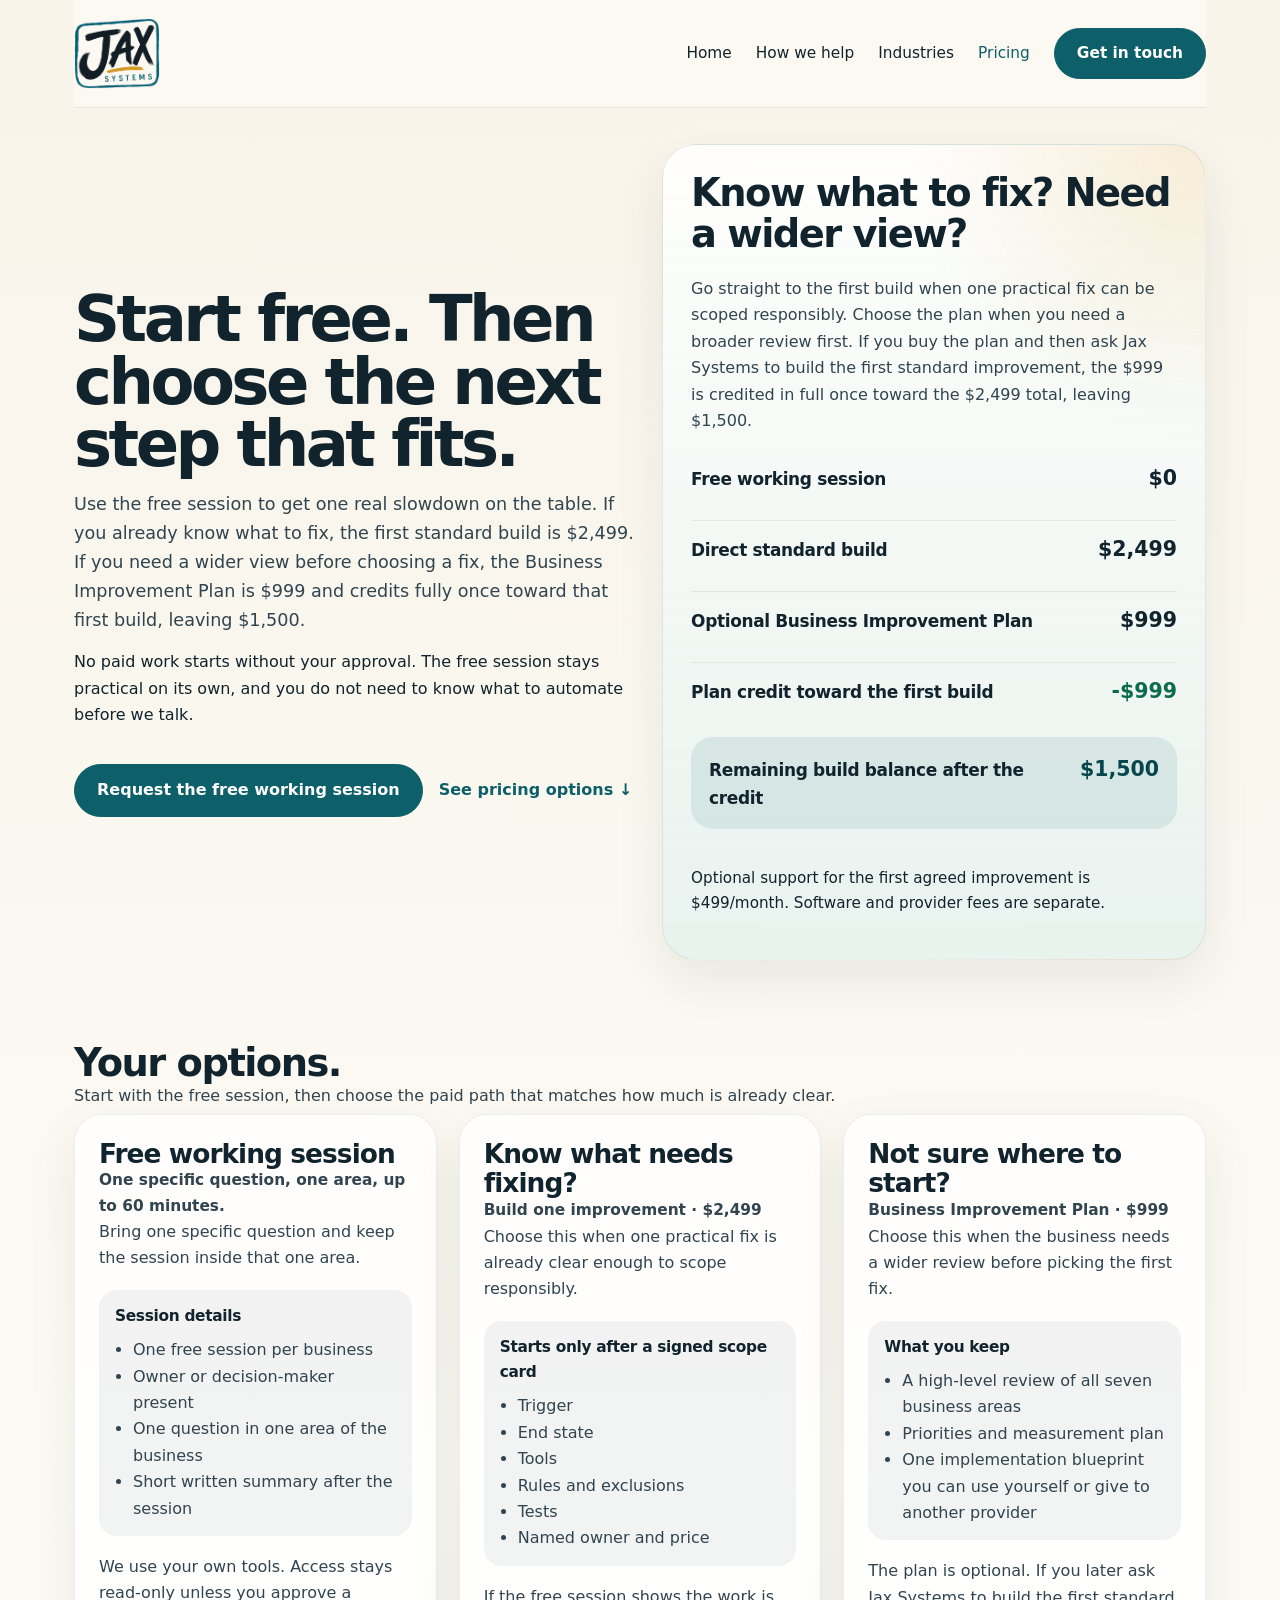
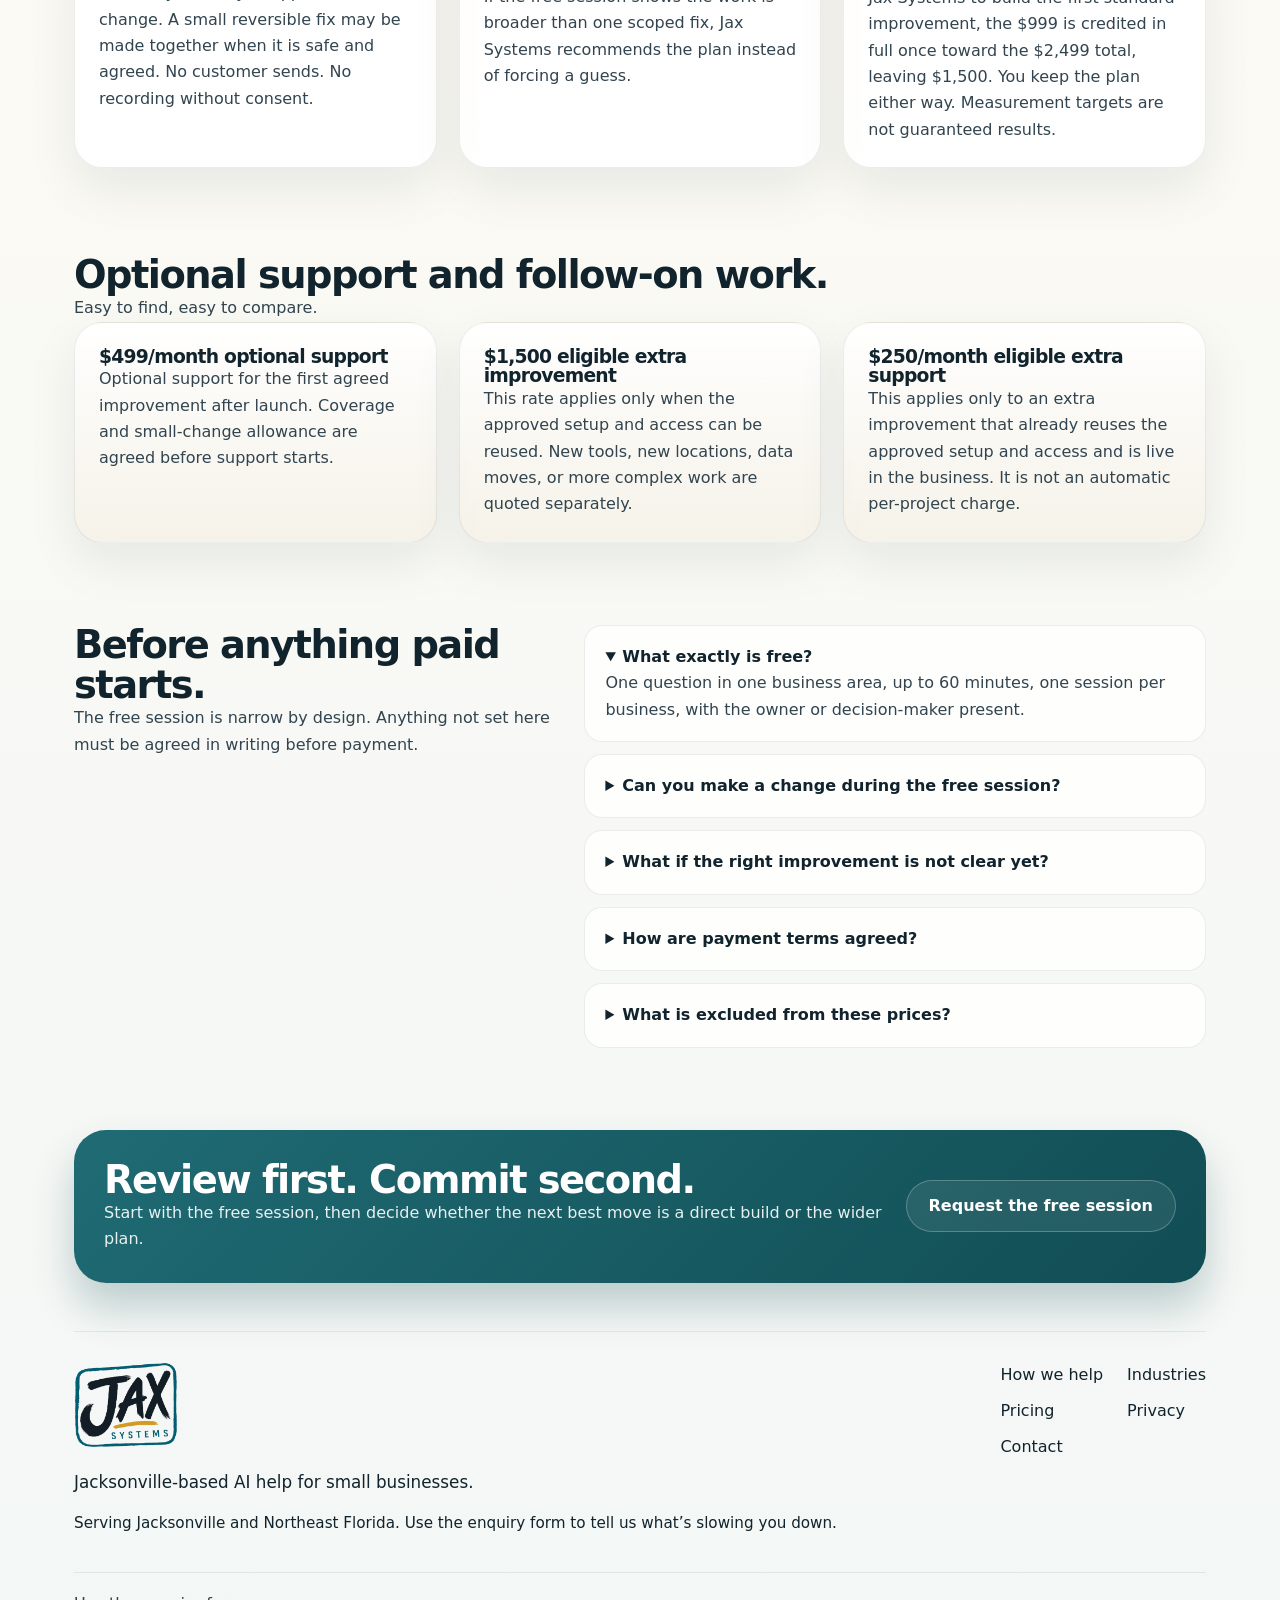
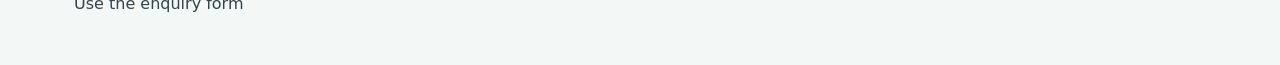
<file: public/pricing.html>
<!doctype html>
    <html lang="en">
    <head>
      <meta charset="utf-8">
      <meta name="viewport" content="width=device-width, initial-scale=1">
      <title>Pricing for Jacksonville small-business AI help · Jax Systems</title>
      <meta name="description" content="Jacksonville pricing for a free working session, direct builds and Business Improvement Plans with optional support and clearly scoped follow-on work.">
      <meta name="theme-color" content="#0d5f69">
      <meta name="robots" content="index,follow,max-image-preview:large">
      <link rel="canonical" href="https://jaxsystems.ai/pricing">
      <link rel="stylesheet" href="site.css?v=1221cec09b5b">
      <link rel="stylesheet" href="workshop.css?v=9fbd590884d9">
      <script src="site.js?v=ab345a7f6ab2" defer></script>
      <script src="workshop.js?v=67b5b86dd56a" defer></script>
      <script type="application/ld+json">{
  "@context": "https://schema.org",
  "@type": "Organization",
  "name": "Jax Systems",
  "url": "https://jaxsystems.ai",
  "description": "Jacksonville-based AI help for small businesses.",
  "areaServed": [
    "Jacksonville",
    "Northeast Florida"
  ]
}</script>
      <script type="application/ld+json">{
  "@context": "https://schema.org",
  "@type": "WebSite",
  "name": "Jax Systems",
  "url": "https://jaxsystems.ai",
  "inLanguage": "en-US",
  "description": "Jacksonville-based AI help for small businesses."
}</script>
      <script type="application/ld+json">{
  "@context": "https://schema.org",
  "@type": "Service",
  "name": "AI workflow setup for small businesses",
  "provider": {
    "@type": "Organization",
    "name": "Jax Systems"
  },
  "serviceType": "Small-business AI workflow design and implementation",
  "areaServed": [
    "Jacksonville",
    "Northeast Florida"
  ],
  "audience": {
    "@type": "Audience",
    "audienceType": "Small-business owners"
  },
  "description": "Jacksonville-based AI help for small businesses, focused on clearer handoffs, faster follow-up, and useful time savings."
}</script>

          <link rel="stylesheet" href="how-we-help.css?v=c72fd2441fc3">
      <script src="how-we-help.js?v=1af843650661" defer></script>
      <style>
        .pricing-page main { gap: 34px; }
        .pricing-hero-shell,
        .pricing-summary-card,
        .pricing-path-grid,
        .pricing-rules-grid,
        .pricing-faq-layout,
        .pricing-callout {
          display: grid;
          gap: 22px;
        }
        .pricing-hero-shell {
          grid-template-columns: minmax(0, 1.02fr) minmax(320px, 0.98fr);
          align-items: center;
        }
        .pricing-hero-copy { display: grid; gap: 20px; }
        .pricing-summary-card {
          padding: 28px;
          border-radius: 34px;
          background:
            radial-gradient(circle at top right, rgba(212, 159, 45, 0.18), transparent 30%),
            linear-gradient(180deg, rgba(255, 255, 255, 0.88), rgba(223, 240, 237, 0.68));
          border: 1px solid rgba(17, 35, 44, 0.08);
          box-shadow: var(--shadow);
        }
        .pricing-summary-card h2,
        .pricing-card h2,
        .pricing-rule h3,
        .pricing-faq-layout h2,
        .pricing-callout h2 {
          margin: 0;
          letter-spacing: -0.04em;
          line-height: 1.05;
        }
        .pricing-summary-card h2 { font-size: clamp(2rem, 3vw, 3rem); }
        .pricing-summary-copy,
        .pricing-card p,
        .pricing-rule p,
        .pricing-rule li,
        .pricing-card li,
        .pricing-callout p,
        .pricing-faq-layout p { margin: 0; color: var(--ink-soft); }
        .pricing-math {
          display: grid;
          gap: 12px;
          margin-top: 6px;
        }
        .pricing-math-row {
          display: flex;
          align-items: baseline;
          justify-content: space-between;
          gap: 18px;
          padding: 12px 0;
          border-top: 1px solid rgba(17, 35, 44, 0.08);
        }
        .pricing-math-row:first-child { border-top: 0; padding-top: 0; }
        .pricing-math-row strong {
          font-size: 1.06rem;
          letter-spacing: -0.02em;
        }
        .pricing-math-row span:last-child {
          font-size: 1.28rem;
          font-weight: 800;
          color: var(--ink);
          white-space: nowrap;
        }
        .pricing-math-row.credit span:last-child { color: var(--success); }
        .pricing-math-row.balance {
          margin-top: 4px;
          padding: 16px 18px;
          border-radius: 22px;
          border-top: 0;
          background: rgba(13, 95, 105, 0.1);
        }
        .pricing-math-row.balance span:last-child { color: var(--teal-deep); }
        .pricing-path {
          position: relative;
          padding: 4px 0;
        }
        .pricing-path::before {
          content: '';
          position: absolute;
          left: 8%;
          right: 8%;
          top: 56px;
          height: 2px;
          background: linear-gradient(90deg, rgba(13, 95, 105, 0.24), rgba(212, 159, 45, 0.28));
          z-index: 0;
        }
        .pricing-path-grid,
        .pricing-rules-grid { grid-template-columns: repeat(3, minmax(0, 1fr)); }
        .pricing-card,
        .pricing-rule {
          position: relative;
          z-index: 1;
          min-height: 100%;
          padding: 24px;
          border-radius: 28px;
          border: 1px solid rgba(17, 35, 44, 0.08);
          background: rgba(255, 255, 255, 0.84);
          box-shadow: var(--shadow);
        }
        .pricing-card.featured {
          background: linear-gradient(180deg, rgba(13, 95, 105, 0.94), rgba(8, 70, 77, 0.97));
          color: var(--white);
          box-shadow: 0 24px 40px rgba(8, 70, 77, 0.22);
        }
        .pricing-card.featured p,
        .pricing-card.featured li,
        .pricing-card.featured .eyebrow,
        .pricing-card.featured .pricing-card-label,
        .pricing-card.featured .pricing-card-note strong,
        .pricing-card.featured .pricing-card-note p { color: rgba(255, 255, 255, 0.92); }
        .pricing-card.featured .eyebrow::before { background: var(--white); box-shadow: 0 0 0 6px rgba(255, 255, 255, 0.15); }
        .pricing-card-stack { display: grid; gap: 18px; }
        .pricing-card-label {
          font-size: 0.96rem;
          font-weight: 700;
          color: var(--teal-deep);
        }
        .pricing-card h2 { font-size: 1.8rem; }
        .pricing-card ul,
        .pricing-rule ul { margin: 0; padding-left: 18px; }
        .pricing-card-note {
          padding: 14px 16px;
          border-radius: 18px;
          background: rgba(17, 35, 44, 0.05);
        }
        .pricing-card.featured .pricing-card-note { background: rgba(255, 255, 255, 0.1); }
        .pricing-card-note strong,
        .pricing-rule strong {
          display: block;
          margin-bottom: 8px;
          font-size: 0.96rem;
          letter-spacing: -0.02em;
        }
        .pricing-rule {
          background: linear-gradient(180deg, rgba(255, 255, 255, 0.88), rgba(244, 239, 228, 0.72));
        }
        .pricing-rule span {
          display: inline-block;
          margin-bottom: 10px;
          color: var(--teal);
          font-size: 0.78rem;
          font-weight: 800;
          letter-spacing: 0.11em;
          text-transform: uppercase;
        }
        .pricing-faq-layout {
          grid-template-columns: minmax(0, 0.88fr) minmax(0, 1.12fr);
          align-items: start;
        }
        .pricing-callout {
          padding: 30px;
          border-radius: 32px;
          background: linear-gradient(135deg, rgba(13, 95, 105, 0.92), rgba(8, 70, 77, 0.96));
          color: var(--white);
          align-items: center;
          grid-template-columns: minmax(0, 1fr) auto;
          box-shadow: 0 24px 42px rgba(8, 70, 77, 0.24);
        }
        .pricing-callout p,
        .pricing-callout .eyebrow { color: rgba(255, 255, 255, 0.9); }
        .pricing-callout .eyebrow::before { background: var(--white); box-shadow: 0 0 0 6px rgba(255, 255, 255, 0.14); }
        .pricing-callout h2 { font-size: clamp(2rem, 3vw, 3rem); }
        .pricing-callout .pill.secondary {
          border-color: rgba(255, 255, 255, 0.24);
          color: var(--white);
          background: rgba(255, 255, 255, 0.08);
        }
        .pricing-callout .pill.secondary:hover { background: rgba(255, 255, 255, 0.14); }
        @media (max-width: 1024px) {
          .pricing-hero-shell,
          .pricing-faq-layout { grid-template-columns: 1fr; }
          .pricing-path-grid,
          .pricing-rules-grid { grid-template-columns: 1fr; }
          .pricing-path::before { display: none; }
        }
        @media (max-width: 760px) {
          .pricing-page main { gap: 24px; }
          .pricing-summary-card,
          .pricing-card,
          .pricing-rule,
          .pricing-callout { padding: 22px; }
          .pricing-callout { grid-template-columns: 1fr; }
          .pricing-math-row span:last-child { font-size: 1.12rem; }
        }
      </style>
<link rel="stylesheet" href="refinements.css?v=400b3b02f6d1">
</head>
    <body class="pricing-page">
      <a class="skip-link" href="#main">Skip to content</a>
      <div class="site-shell">
        <header class="site-header">

<a class="wordmark" href="index.html" aria-label="Jax Systems home">
  <img class="brand-logo" src="jax-local-makers.webp" alt="Jax Systems" width="746" height="620">
</a>
          <button class="menu-toggle" type="button" aria-expanded="false" aria-controls="site-nav">Menu</button>
          <nav class="site-nav" id="site-nav" aria-label="Main navigation">
            <a href="index.html">Home</a>
<a href="ways-we-help.html">How we help</a>
<a href="how-we-help.html">Industries</a>
<a href="pricing.html" aria-current="page">Pricing</a>
<a class="pill" href="contact.html#contact-form">Get in touch</a>
          </nav>
        </header>
        <main id="main">
<section class="page-hero compact-hero">
  <div class="pricing-hero-shell">
    <div class="pricing-hero-copy">
      <div class="stack-md">
        <h1>Start free. Then choose the next step that fits.</h1>
        <p class="lede">Use the free session to get one real slowdown on the table. If you already know what to fix, the first standard build is $2,499. If you need a wider view before choosing a fix, the Business Improvement Plan is $999 and credits fully once toward that first build, leaving $1,500.</p>
        <p>No paid work starts without your approval. The free session stays practical on its own, and you do not need to know what to automate before we talk.</p>
      </div>
      <div class="hero-actions"><a class="pill" href="contact.html#contact-form">Request the free working session</a><a class="text-link" href="#pricing-story">See pricing options ↓</a></div>
    </div>
    <aside class="pricing-summary-card" aria-label="Price breakdown">
      <h2>Know what to fix? Need a wider view?</h2>
      <p class="pricing-summary-copy">Go straight to the first build when one practical fix can be scoped responsibly. Choose the plan when you need a broader review first. If you buy the plan and then ask Jax Systems to build the first standard improvement, the $999 is credited in full once toward the $2,499 total, leaving $1,500.</p>
      <div class="pricing-math">
        <div class="pricing-math-row"><strong>Free working session</strong><span>$0</span></div>
        <div class="pricing-math-row"><strong>Direct standard build</strong><span>$2,499</span></div>
        <div class="pricing-math-row"><strong>Optional Business Improvement Plan</strong><span>$999</span></div>
        <div class="pricing-math-row credit"><strong>Plan credit toward the first build</strong><span>-$999</span></div>
        <div class="pricing-math-row balance"><strong>Remaining build balance after the credit</strong><span>$1,500</span></div>
      </div>
      <p class="small-note">Optional support for the first agreed improvement is $499/month. Software and provider fees are separate.</p>
    </aside>
  </div>
</section>

<section class="section" id="pricing-story" aria-labelledby="pricing-story-heading">
  <div class="stack-md section-heading">
    <h2 id="pricing-story-heading">Your options.</h2>
    <p>Start with the free session, then choose the paid path that matches how much is already clear.</p>
  </div>
  <div class="pricing-path"><div class="pricing-path-grid">
    <article class="pricing-card"><div class="pricing-card-stack">
      <div class="stack-md"><h3 class="price-title">Free working session</h3><p class="pricing-card-label">One specific question, one area, up to 60 minutes.</p><p>Bring one specific question and keep the session inside that one area.</p></div>
      <div class="pricing-card-note"><strong>Session details</strong><ul><li>One free session per business</li><li>Owner or decision-maker present</li><li>One question in one area of the business</li><li>Short written summary after the session</li></ul></div>
      <p>We use your own tools. Access stays read-only unless you approve a change. A small reversible fix may be made together when it is safe and agreed. No customer sends. No recording without consent.</p>
    </div></article>
    <article class="pricing-card"><div class="pricing-card-stack">
      <div class="stack-md"><h3 class="price-title">Know what needs fixing?</h3><p class="pricing-card-label">Build one improvement · $2,499</p><p>Choose this when one practical fix is already clear enough to scope responsibly.</p></div>
      <div class="pricing-card-note"><strong>Starts only after a signed scope card</strong><ul><li>Trigger</li><li>End state</li><li>Tools</li><li>Rules and exclusions</li><li>Tests</li><li>Named owner and price</li></ul></div>
      <p>If the free session shows the work is broader than one scoped fix, Jax Systems recommends the plan instead of forcing a guess.</p>
    </div></article>
    <article class="pricing-card"><div class="pricing-card-stack">
      <div class="stack-md"><h3 class="price-title">Not sure where to start?</h3><p class="pricing-card-label">Business Improvement Plan · $999</p><p>Choose this when the business needs a wider review before picking the first fix.</p></div>
      <div class="pricing-card-note"><strong>What you keep</strong><ul><li>A high-level review of all seven business areas</li><li>Priorities and measurement plan</li><li>One implementation blueprint you can use yourself or give to another provider</li></ul></div>
      <p>The plan is optional. If you later ask Jax Systems to build the first standard improvement, the $999 is credited in full once toward the $2,499 total, leaving $1,500. You keep the plan either way. Measurement targets are not guaranteed results.</p>
    </div></article>
  </div></div>
</section>

<section class="section" aria-labelledby="support-heading">
  <div class="stack-md section-heading">
    <h2 id="support-heading">Optional support and follow-on work.</h2>
    <p>Easy to find, easy to compare.</p>
  </div>
  <div class="pricing-rules-grid">
    <article class="pricing-rule"><h3>$499/month optional support</h3><p>Optional support for the first agreed improvement after launch. Coverage and small-change allowance are agreed before support starts.</p></article>
    <article class="pricing-rule"><h3>$1,500 eligible extra improvement</h3><p>This rate applies only when the approved setup and access can be reused. New tools, new locations, data moves, or more complex work are quoted separately.</p></article>
    <article class="pricing-rule"><h3>$250/month eligible extra support</h3><p>This applies only to an extra improvement that already reuses the approved setup and access and is live in the business. It is not an automatic per-project charge.</p></article>
  </div>
</section>



<section class="section">
  <div class="pricing-faq-layout">
    <div class="stack-md section-heading"><h2>Before anything paid starts.</h2><p>The free session is narrow by design. Anything not set here must be agreed in writing before payment.</p></div>
    <div class="faq-list">
      <details open><summary>What exactly is free?</summary><p>One question in one business area, up to 60 minutes, one session per business, with the owner or decision-maker present.</p></details>
      <details><summary>Can you make a change during the free session?</summary><p>Only when it is small, safe, reversible, within the chosen area, and approved by you in your own tools.</p></details>
      <details><summary>What if the right improvement is not clear yet?</summary><p>That is when the Business Improvement Plan helps. The plan looks across all seven areas first instead of pretending the scope is already known.</p></details>
      <details><summary>How are payment terms agreed?</summary><p>Scope, payment, refund and any credit-expiry terms must be agreed in writing before payment.</p></details>
      <details><summary>What is excluded from these prices?</summary><p>Software fees, provider fees, new tools, new locations, data moves, and more complex work that cannot reuse the approved setup and access.</p></details>
    </div>
  </div>
</section>

<section class="section"><div class="pricing-callout"><div class="stack-md"><h2>Review first. Commit second.</h2><p>Start with the free session, then decide whether the next best move is a direct build or the wider plan.</p></div><div class="section-cta"><a class="pill secondary" href="contact.html#contact-form">Request the free session</a></div></div></section>
</main>

    <footer class="site-footer">
      <div class="footer-grid">
        <div>

<a class="wordmark" href="index.html" aria-label="Jax Systems home">
  <img class="brand-logo" src="jax-local-makers.webp" alt="Jax Systems" width="746" height="620">
</a>
          <p class="footer-blurb">Jacksonville-based AI help for small businesses.</p>
          <p class="footer-note">Serving Jacksonville and Northeast Florida. Use the enquiry form to tell us what’s slowing you down.</p>
        </div>
        <nav class="footer-links" aria-label="Footer navigation"><a href="ways-we-help.html">How we help</a><a href="how-we-help.html">Industries</a><a href="pricing.html">Pricing</a><a href="privacy.html">Privacy</a><a href="contact.html">Contact</a></nav>
      </div>
      <div class="footer-bar">
        <a href="contact.html#contact-form">Use the enquiry form</a>
      </div>
    </footer>

      </div>
    </body>
    </html>
</file>
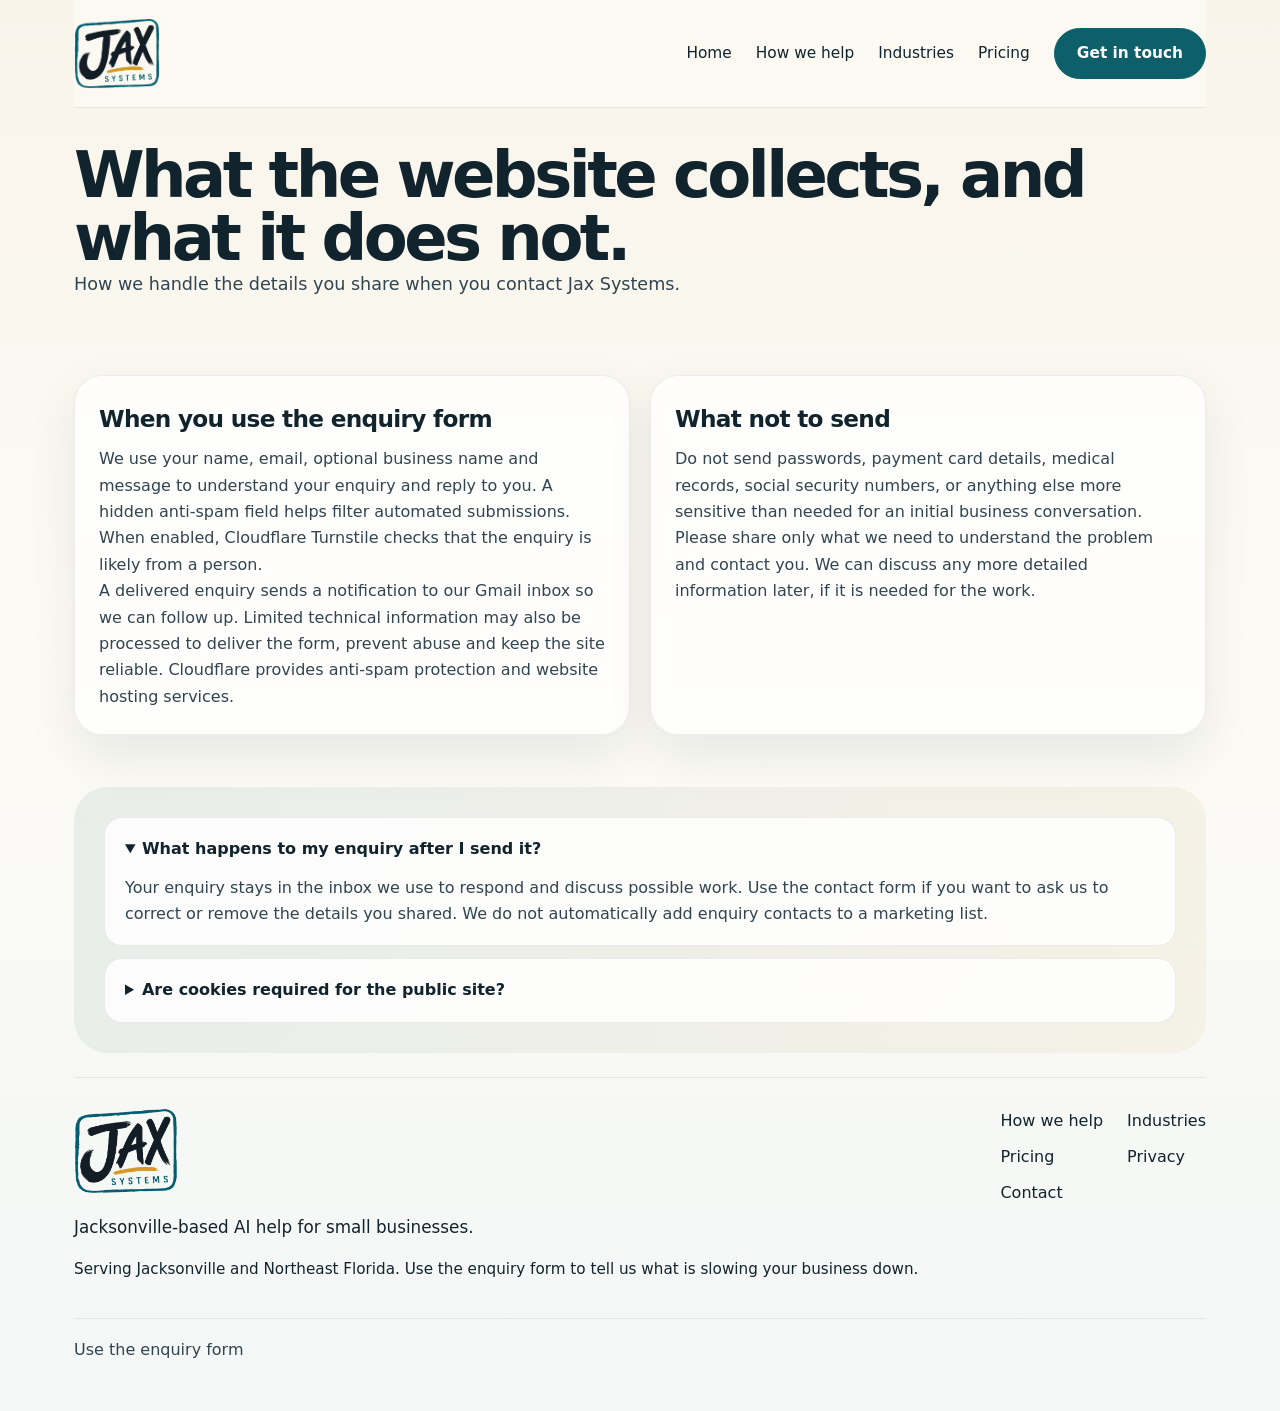
<file: public/privacy.html>
<!doctype html>
    <html lang="en">
    <head>
      <meta charset="utf-8">
      <meta name="viewport" content="width=device-width, initial-scale=1">
      <title>Privacy for Jacksonville enquiries · Jax Systems</title>
      <meta name="description" content="How Jax Systems handles website enquiries in Jacksonville: the details we collect, why we use them, and the services that help protect and deliver your message.">
      <meta name="theme-color" content="#0d5f69">
      <meta name="robots" content="index,follow,max-image-preview:large">
      <link rel="canonical" href="https://jaxsystems.ai/privacy">
      <link rel="stylesheet" href="site.css?v=1221cec09b5b">
      <link rel="stylesheet" href="workshop.css?v=9fbd590884d9">
      <script src="site.js?v=ab345a7f6ab2" defer></script>
      <script src="workshop.js?v=67b5b86dd56a" defer></script>
      <script type="application/ld+json">{
  "@context": "https://schema.org",
  "@type": "Organization",
  "name": "Jax Systems",
  "url": "https://jaxsystems.ai",
  "description": "Jacksonville-based AI help for small businesses.",
  "areaServed": [
    "Jacksonville",
    "Northeast Florida"
  ]
}</script>
      <script type="application/ld+json">{
  "@context": "https://schema.org",
  "@type": "WebSite",
  "name": "Jax Systems",
  "url": "https://jaxsystems.ai",
  "inLanguage": "en-US",
  "description": "Jacksonville-based AI help for small businesses."
}</script>
      <script type="application/ld+json">{
  "@context": "https://schema.org",
  "@type": "Service",
  "name": "AI workflow setup for small businesses",
  "provider": {
    "@type": "Organization",
    "name": "Jax Systems"
  },
  "serviceType": "Small-business AI workflow design and implementation",
  "areaServed": [
    "Jacksonville",
    "Northeast Florida"
  ],
  "audience": {
    "@type": "Audience",
    "audienceType": "Small-business owners"
  },
  "description": "Jacksonville-based AI help for small businesses, focused on clearer handoffs, faster follow-up, and useful time savings."
}</script>

          <link rel="stylesheet" href="how-we-help.css?v=c72fd2441fc3">
      <script src="how-we-help.js?v=1af843650661" defer></script>
<link rel="stylesheet" href="refinements.css?v=400b3b02f6d1">
</head>
    <body class="privacy-page">
      <a class="skip-link" href="#main">Skip to content</a>
      <div class="site-shell">
        <header class="site-header">

<a class="wordmark" href="index.html" aria-label="Jax Systems home">
  <img class="brand-logo" src="jax-local-makers.webp" alt="Jax Systems" width="746" height="620">
</a>
          <button class="menu-toggle" type="button" aria-expanded="false" aria-controls="site-nav">Menu</button>
          <nav class="site-nav" id="site-nav" aria-label="Main navigation">
            <a href="index.html">Home</a>
<a href="ways-we-help.html">How we help</a>
<a href="how-we-help.html">Industries</a>
<a href="pricing.html">Pricing</a>
<a class="pill" href="contact.html#contact-form">Get in touch</a>
          </nav>
        </header>
        <main id="main">

<section class="page-hero compact-hero">

  <h1>What the website collects, and what it does not.</h1>
  <p class="lede narrow">How we handle the details you share when you contact Jax Systems.</p>
</section>

<section class="section">
  <div class="card-grid two-up">
    <article class="card stack-md">
      <h2>When you use the enquiry form</h2>
      <p>We use your name, email, optional business name and message to understand your enquiry and reply to you. A hidden anti-spam field helps filter automated submissions. When enabled, Cloudflare Turnstile checks that the enquiry is likely from a person.</p>
      <p>A delivered enquiry sends a notification to our Gmail inbox so we can follow up. Limited technical information may also be processed to deliver the form, prevent abuse and keep the site reliable. Cloudflare provides anti-spam protection and website hosting services.</p>
    </article>
    <article class="card stack-md">
      <h2>What not to send</h2>
      <p>Do not send passwords, payment card details, medical records, social security numbers, or anything else more sensitive than needed for an initial business conversation.</p>
      <p>Please share only what we need to understand the problem and contact you. We can discuss any more detailed information later, if it is needed for the work.</p>
    </article>
  </div>
</section>

<section class="section accent-section">
  <div class="faq-list">
    <details open>
      <summary>What happens to my enquiry after I send it?</summary>
      <p>Your enquiry stays in the inbox we use to respond and discuss possible work. Use the contact form if you want to ask us to correct or remove the details you shared. We do not automatically add enquiry contacts to a marketing list.</p>
    </details>
    <details>
      <summary>Are cookies required for the public site?</summary>
      <p>We do not use advertising trackers on this site. Cloudflare provides hosting and the Turnstile spam check, which may process device and network information to protect the form. Google provides the inbox currently used to receive enquiries.</p>
    </details>
  </div>
</section>

        </main>

    <footer class="site-footer">
      <div class="footer-grid">
        <div>

<a class="wordmark" href="index.html" aria-label="Jax Systems home">
  <img class="brand-logo" src="jax-local-makers.webp" alt="Jax Systems" width="746" height="620">
</a>
          <p class="footer-blurb">Jacksonville-based AI help for small businesses.</p>
          <p class="footer-note">Serving Jacksonville and Northeast Florida. Use the enquiry form to tell us what is slowing your business down.</p>
        </div>
        <nav class="footer-links" aria-label="Footer navigation"><a href="ways-we-help.html">How we help</a><a href="how-we-help.html">Industries</a><a href="pricing.html">Pricing</a><a href="privacy.html">Privacy</a><a href="contact.html">Contact</a></nav>
      </div>
      <div class="footer-bar">
        <a href="contact.html#contact-form">Use the enquiry form</a>
      </div>
    </footer>

      </div>
    </body>
    </html>
</file>
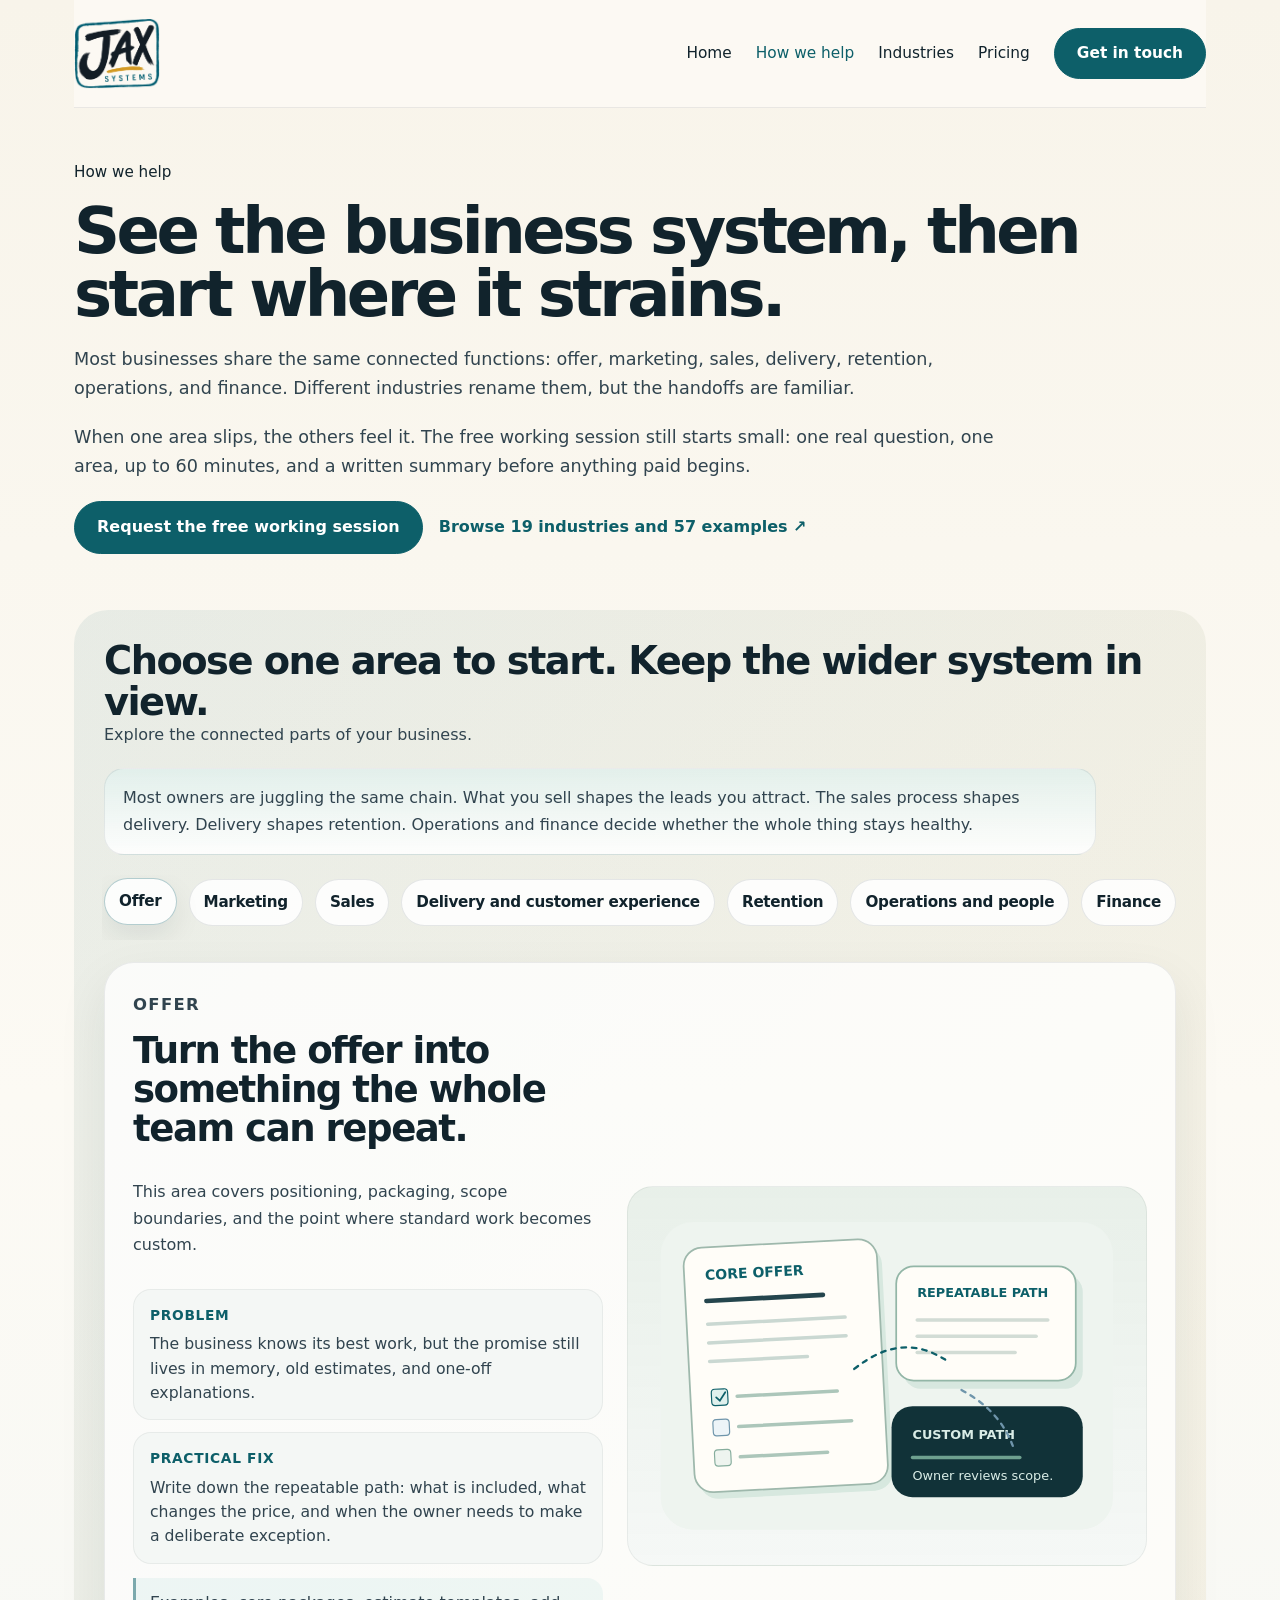
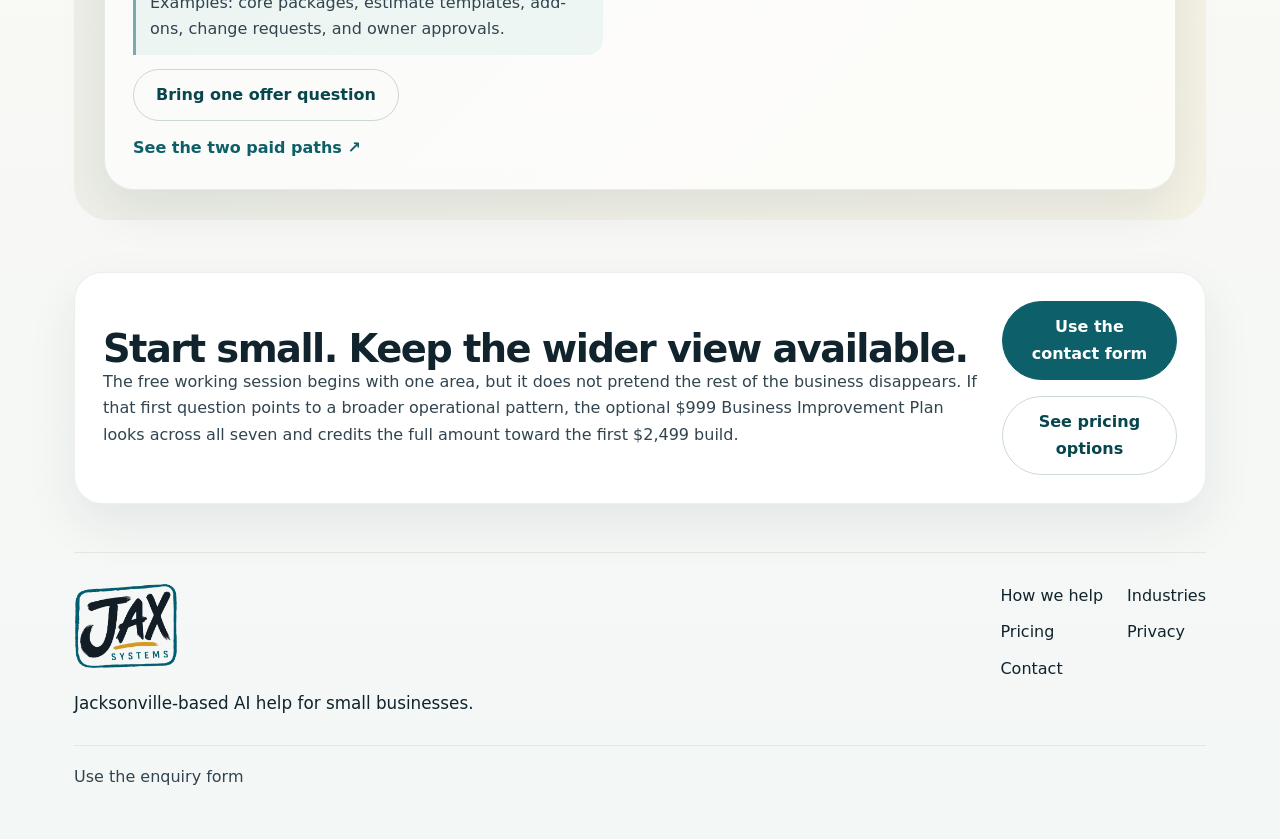
<file: public/ways-we-help.html>
<!doctype html>
<html lang="en">
<head>
  <meta charset="utf-8">
  <meta name="viewport" content="width=device-width, initial-scale=1">
  <title>How we help across seven business areas · Jax Systems</title>
  <meta name="description" content="Jacksonville how Jax Systems helps small businesses across seven business areas, with practical starting points and a direct route into one free working session.">
  <meta name="theme-color" content="#0d5f69">
  <meta name="robots" content="index,follow,max-image-preview:large">
  <link rel="canonical" href="https://jaxsystems.ai/ways-we-help">
  <link rel="stylesheet" href="site.css?v=1221cec09b5b">
  <link rel="stylesheet" href="refinements.css?v=400b3b02f6d1">
  <link rel="stylesheet" href="offer-experience.css?v=77708c6c1566">
  <link rel="stylesheet" href="macro-business.css?v=d3d3894869f9">
  <script src="site.js?v=ab345a7f6ab2" defer></script>
  <script src="offer-experience.js?v=d8c7cbd89c54" defer></script>
  <script type="application/ld+json">{
  "@context": "https://schema.org",
  "@type": "Organization",
  "name": "Jax Systems",
  "url": "https://jaxsystems.ai",
  "description": "Jacksonville-based AI help for small businesses.",
  "areaServed": ["Jacksonville", "Northeast Florida"]
}</script>
  <script type="application/ld+json">{
  "@context": "https://schema.org",
  "@type": "WebSite",
  "name": "Jax Systems",
  "url": "https://jaxsystems.ai",
  "inLanguage": "en-US",
  "description": "Jacksonville-based AI help for small businesses."
}</script>
  <script type="application/ld+json">{
  "@context": "https://schema.org",
  "@type": "Service",
  "name": "AI workflow setup for small businesses",
  "provider": {"@type": "Organization", "name": "Jax Systems"},
  "serviceType": "Small-business AI workflow design and implementation",
  "areaServed": ["Jacksonville", "Northeast Florida"],
  "audience": {"@type": "Audience", "audienceType": "Small-business owners"},
  "description": "Practical workflow implementation across seven business areas for small businesses."
}</script>
</head>
<body class="macro-business-page">
  <a class="skip-link" href="#main">Skip to content</a>
  <div class="site-shell">
    <header class="site-header">
      <a class="wordmark" href="index.html" aria-label="Jax Systems home"><img class="brand-logo" src="jax-local-makers.webp" alt="Jax Systems" width="746" height="620"></a>
      <button class="menu-toggle" type="button" aria-expanded="false" aria-controls="site-nav">Menu</button>
      <nav class="site-nav" id="site-nav" aria-label="Main navigation">
        <a href="index.html">Home</a>
        <a href="ways-we-help.html" aria-current="page">How we help</a>
        <a href="how-we-help.html">Industries</a>
        <a href="pricing.html">Pricing</a>
        <a class="pill" href="contact.html#contact-form">Get in touch</a>
      </nav>
    </header>
    <main id="main">
      <section class="page-hero compact-hero">
        <div class="stack-lg">
          <p class="small-note">How we help</p>
          <h1>See the business system, then start where it strains.</h1>
          <p class="lede narrow">Most businesses share the same connected functions: offer, marketing, sales, delivery, retention, operations, and finance. Different industries rename them, but the handoffs are familiar.</p>
          <p class="lede narrow">When one area slips, the others feel it. The free working session still starts small: one real question, one area, up to 60 minutes, and a written summary before anything paid begins.</p>
          <div class="hero-actions"><a class="pill" href="contact.html#contact-form">Request the free working session</a><a class="text-link" href="how-we-help.html">Browse 19 industries and 57 examples ↗</a></div>
        </div>
      </section>

      <section class="section accent-section" id="seven-area-selector" aria-labelledby="areas-heading">
        <div class="stack-md section-heading">
          <h2 id="areas-heading">Choose one area to start. Keep the wider system in view.</h2>
          <p>Explore the connected parts of your business.</p>
        </div>
        <div class="macro-system-callout">
          <p>Most owners are juggling the same chain. What you sell shapes the leads you attract. The sales process shapes delivery. Delivery shapes retention. Operations and finance decide whether the whole thing stays healthy.</p>
        </div>
        <div class="area-selector-layout">
          <div class="area-trigger-list" role="tablist" aria-label="Select a business area">
            <button class="area-trigger" type="button" role="tab" id="area-trigger-offer" aria-controls="area-panel-offer" aria-selected="true" tabindex="0" data-area-trigger="offer"><strong>Offer</strong><span>Define what is standard, what is custom, and what the team can repeat.</span></button>
            <button class="area-trigger" type="button" role="tab" id="area-trigger-marketing" aria-controls="area-panel-marketing" aria-selected="false" tabindex="-1" data-area-trigger="marketing"><strong>Marketing</strong><span>Turn attention into visible demand and a reliable first response.</span></button>
            <button class="area-trigger" type="button" role="tab" id="area-trigger-sales" aria-controls="area-panel-sales" aria-selected="false" tabindex="-1" data-area-trigger="sales"><strong>Sales</strong><span>Move opportunities from first conversation to a clear yes, no, or next step.</span></button>
            <button class="area-trigger" type="button" role="tab" id="area-trigger-delivery" aria-controls="area-panel-delivery" aria-selected="false" tabindex="-1" data-area-trigger="delivery"><strong>Delivery and customer experience</strong><span>Keep promises, handoffs, updates, and customer confidence aligned.</span></button>
            <button class="area-trigger" type="button" role="tab" id="area-trigger-retention" aria-controls="area-panel-retention" aria-selected="false" tabindex="-1" data-area-trigger="retention"><strong>Retention</strong><span>Create the next useful reason to hear from you again.</span></button>
            <button class="area-trigger" type="button" role="tab" id="area-trigger-operations" aria-controls="area-panel-operations" aria-selected="false" tabindex="-1" data-area-trigger="operations"><strong>Operations and people</strong><span>Make ownership, exceptions, and team rhythm easier to see.</span></button>
            <button class="area-trigger" type="button" role="tab" id="area-trigger-finance" aria-controls="area-panel-finance" aria-selected="false" tabindex="-1" data-area-trigger="finance"><strong>Finance</strong><span>See pricing, billing readiness, cash timing, and the next money decision.</span></button>
          </div>

          <div id="area-visual-stage" aria-live="polite">
            <article class="area-stage-panel is-active" id="area-panel-offer" role="tabpanel" aria-labelledby="area-trigger-offer" data-area-panel="offer">
              <div class="area-panel-copy">
                <p class="area-selector-note">Offer</p>
                <h3>Turn the offer into something the whole team can repeat.</h3>
                <p>This area covers positioning, packaging, scope boundaries, and the point where standard work becomes custom.</p>
                <dl class="area-problem-fix">
                  <div><dt>Problem</dt><dd>The business knows its best work, but the promise still lives in memory, old estimates, and one-off explanations.</dd></div>
                  <div><dt>Practical fix</dt><dd>Write down the repeatable path: what is included, what changes the price, and when the owner needs to make a deliberate exception.</dd></div>
                </dl>
                <p class="area-mini-note">Examples: core packages, estimate templates, add-ons, change requests, and owner approvals.</p>
                <div class="area-link-row"><a class="pill secondary" href="contact.html#contact-form">Bring one offer question</a><a class="text-link" href="pricing.html">See the two paid paths ↗</a></div>
              </div>
              <div class="area-art-frame">
                <svg viewBox="0 0 420 300" role="img" aria-label="Offer worksheet connected to repeatable and custom work paths">
                  <rect x="16" y="18" width="388" height="264" rx="28" fill="#eef4ef"/>
                  <g transform="translate(40 36) rotate(-3 88 100)">
                    <rect x="4" y="6" width="166" height="210" rx="16" fill="#d7e8df"/>
                    <rect x="0" y="0" width="166" height="210" rx="16" fill="#fffdf8" stroke="#9eb8ac" stroke-width="1.5"/>
                    <text x="18" y="28" font-size="12" fill="#0d5f69" font-weight="800">CORE OFFER</text>
                    <path d="M18 46h100" stroke="#24454d" stroke-width="4" stroke-linecap="round"/>
                    <path d="M18 66h118M18 82h118M18 98h84" stroke="#cad8d2" stroke-width="3" stroke-linecap="round"/>
                    <rect x="18" y="122" width="14" height="14" rx="3" fill="#dff0ed" stroke="#0d5f69"/>
                    <path d="M22 129l3 3 5-7" fill="none" stroke="#0d5f69" stroke-width="1.5" stroke-linecap="round"/>
                    <path d="M40 129h86" stroke="#acc6ba" stroke-width="3" stroke-linecap="round"/>
                    <rect x="18" y="148" width="14" height="14" rx="3" fill="#edf4f8" stroke="#6f95ab"/>
                    <path d="M40 155h97" stroke="#acc6ba" stroke-width="3" stroke-linecap="round"/>
                    <rect x="18" y="174" width="14" height="14" rx="3" fill="#eef4ef" stroke="#86ad9d"/>
                    <path d="M40 181h75" stroke="#acc6ba" stroke-width="3" stroke-linecap="round"/>
                  </g>
                  <g transform="translate(218 56)">
                    <rect x="6" y="7" width="154" height="98" rx="15" fill="#d7e7df"/>
                    <rect x="0" y="0" width="154" height="98" rx="15" fill="#fffdf8" stroke="#93b6a7" stroke-width="1.5"/>
                    <text x="18" y="26" font-size="11" fill="#0d5f69" font-weight="800">REPEATABLE PATH</text>
                    <path d="M18 46h112" stroke="#d2dcd5" stroke-width="3" stroke-linecap="round"/>
                    <path d="M18 60h102" stroke="#d2dcd5" stroke-width="3" stroke-linecap="round"/>
                    <path d="M18 74h84" stroke="#d2dcd5" stroke-width="3" stroke-linecap="round"/>
                  </g>
                  <g transform="translate(214 176)">
                    <rect x="0" y="0" width="164" height="78" rx="18" fill="#113238"/>
                    <text x="18" y="28" font-size="11" fill="#d9ece6" font-weight="700">CUSTOM PATH</text>
                    <path d="M18 44h92" stroke="#6ea08f" stroke-width="3" stroke-linecap="round"/>
                    <text x="18" y="63" font-size="11" fill="#d9ece6">Owner reviews scope.</text>
                  </g>
                  <path d="M182 144c28-22 52-24 78-8" fill="none" stroke="#0d5f69" stroke-width="2" stroke-dasharray="4 5" stroke-linecap="round"/>
                  <path d="M274 162c18 10 35 24 44 48" fill="none" stroke="#6f95ab" stroke-width="2" stroke-dasharray="4 5" stroke-linecap="round"/>
                </svg>
              </div>
            </article>

            <article class="area-stage-panel" id="area-panel-marketing" role="tabpanel" aria-labelledby="area-trigger-marketing" data-area-panel="marketing" hidden>
              <div class="area-panel-copy">
                <p class="area-selector-note">Marketing</p>
                <h3>Make attention visible before it disappears into disconnected inboxes.</h3>
                <p>This area covers message-market fit, channels, intake, first response, and whether the owner can actually see what arrived.</p>
                <dl class="area-problem-fix">
                  <div><dt>Problem</dt><dd>Interest shows up through forms, calls, referrals, or DMs, but nobody has one view of what landed and what still needs a response.</dd></div>
                  <div><dt>Practical fix</dt><dd>Create one intake view with source, urgency, and next owner so the first response becomes visible instead of accidental.</dd></div>
                </dl>
                <p class="area-mini-note">Examples: website enquiries, referral notes, paid traffic, callback requests, and first-response alerts.</p>
                <div class="area-link-row"><a class="pill secondary" href="contact.html#contact-form">Bring one lead-response question</a><a class="text-link" href="how-we-help.html">See industry examples ↗</a></div>
              </div>
              <div class="area-art-frame">
                <svg viewBox="0 0 420 300" role="img" aria-label="Marketing signals flowing into a shared intake view">
                  <rect x="16" y="18" width="388" height="264" rx="28" fill="#eff5f3"/>
                  <g transform="translate(34 54)">
                    <rect x="0" y="0" width="138" height="80" rx="14" fill="#fffdf8" stroke="#91ada1" stroke-width="1.5"/>
                    <text x="18" y="24" font-size="11" fill="#0d5f69" font-weight="800">SOURCE SIGNAL</text>
                    <path d="M18 42h84" stroke="#bfd2c9" stroke-width="3" stroke-linecap="round"/>
                    <path d="M18 58h101" stroke="#bfd2c9" stroke-width="3" stroke-linecap="round"/>
                  </g>
                  <g transform="translate(42 154)">
                    <rect x="0" y="0" width="126" height="72" rx="18" fill="#113238"/>
                    <text x="18" y="27" font-size="11" fill="#d7ebe3" font-weight="700">FIRST RESPONSE</text>
                    <path d="M18 44h74" stroke="#6ea08f" stroke-width="3" stroke-linecap="round"/>
                    <path d="M18 58h54" stroke="#6ea08f" stroke-width="3" stroke-linecap="round"/>
                  </g>
                  <path d="M172 98c28 0 37 16 58 35" fill="none" stroke="#0d5f69" stroke-width="2.2" stroke-dasharray="4 5"/>
                  <path d="M168 188c33-8 44-22 64-45" fill="none" stroke="#6f95ab" stroke-width="2.2" stroke-dasharray="4 5"/>
                  <g transform="translate(232 38)">
                    <rect x="0" y="0" width="144" height="194" rx="16" fill="#fffdf8" stroke="#93b6a7" stroke-width="1.5"/>
                    <text x="18" y="28" font-size="12" fill="#0d5f69" font-weight="800">INTAKE VIEW</text>
                    <rect x="18" y="46" width="108" height="34" rx="10" fill="#dff0ed"/>
                    <text x="30" y="67" font-size="11" fill="#11232c">New today</text>
                    <rect x="18" y="90" width="108" height="34" rx="10" fill="#edf4f8"/>
                    <text x="30" y="111" font-size="11" fill="#11232c">Reply sent</text>
                    <rect x="18" y="134" width="108" height="34" rx="10" fill="#e7eef3"/>
                    <text x="30" y="155" font-size="11" fill="#11232c">Needs owner</text>
                  </g>
                </svg>
              </div>
            </article>

            <article class="area-stage-panel" id="area-panel-sales" role="tabpanel" aria-labelledby="area-trigger-sales" data-area-panel="sales" hidden>
              <div class="area-panel-copy">
                <p class="area-selector-note">Sales</p>
                <h3>Give sales a visible path from first conversation to clear decision.</h3>
                <p>This area covers qualification, scoping, proposals, follow-up, approvals, and the handoff into delivery once someone says yes.</p>
                <dl class="area-problem-fix">
                  <div><dt>Problem</dt><dd>The team can name active opportunities, but not which ones are qualified, who needs the next follow-up, or where a decision is stalled.</dd></div>
                  <div><dt>Practical fix</dt><dd>Use one visible path with clear stages, one next owner, and one handoff moment so progress stops depending on memory.</dd></div>
                </dl>
                <p class="area-mini-note">Examples: qualification, proposals, follow-up, approvals, and handoff.</p>
                <div class="area-link-row"><a class="pill secondary" href="contact.html#contact-form">Bring one sales bottleneck</a><a class="text-link" href="pricing.html#pricing-story">See when the plan helps ↗</a></div>
              </div>
              <div class="area-art-frame">
                <svg viewBox="0 0 420 300" role="img" aria-label="Sales pipeline with discovery, proposal, decision, and handoff stages">
                  <rect x="16" y="18" width="388" height="264" rx="28" fill="#eff5f3"/>
                  <rect x="34" y="42" width="352" height="198" rx="18" fill="#fffdf8" stroke="#93b6a7" stroke-width="1.5"/>
                  <text x="56" y="69" font-size="12" fill="#0d5f69" font-weight="800">PIPELINE VIEW</text>
                  <g transform="translate(48 88)">
                    <rect x="0" y="0" width="72" height="128" rx="14" fill="#eaf3ef"/>
                    <text x="14" y="22" font-size="10" fill="#11232c" font-weight="700">Fit</text>
                    <rect x="10" y="38" width="52" height="22" rx="8" fill="#fffdf8" stroke="#9bc5b7"/>
                    <rect x="10" y="70" width="52" height="22" rx="8" fill="#fffdf8" stroke="#9bc5b7"/>
                  </g>
                  <g transform="translate(132 88)">
                    <rect x="0" y="0" width="72" height="128" rx="14" fill="#edf4f8"/>
                    <text x="10" y="22" font-size="10" fill="#11232c" font-weight="700">Scope</text>
                    <rect x="10" y="38" width="52" height="22" rx="8" fill="#fffdf8" stroke="#9bb8c7"/>
                    <rect x="10" y="70" width="52" height="22" rx="8" fill="#fffdf8" stroke="#9bb8c7"/>
                  </g>
                  <g transform="translate(216 88)">
                    <rect x="0" y="0" width="72" height="128" rx="14" fill="#dff0ed"/>
                    <text x="8" y="22" font-size="10" fill="#11232c" font-weight="700">Decision</text>
                    <rect x="10" y="38" width="52" height="22" rx="8" fill="#fffdf8" stroke="#9bc5b7"/>
                    <rect x="10" y="70" width="52" height="22" rx="8" fill="#fffdf8" stroke="#9bc5b7"/>
                  </g>
                  <g transform="translate(300 88)">
                    <rect x="0" y="0" width="58" height="128" rx="14" fill="#113238"/>
                    <text x="10" y="22" font-size="10" fill="#d9ece6" font-weight="700">Start</text>
                    <path d="M12 44h34" stroke="#6ea08f" stroke-width="3" stroke-linecap="round"/>
                    <path d="M12 60h26" stroke="#6ea08f" stroke-width="3" stroke-linecap="round"/>
                  </g>
                  <path d="M122 152h8" stroke="#0d5f69" stroke-width="2" stroke-linecap="round"/>
                  <path d="M206 152h8" stroke="#0d5f69" stroke-width="2" stroke-linecap="round"/>
                  <path d="M290 152h8" stroke="#0d5f69" stroke-width="2" stroke-linecap="round"/>
                </svg>
              </div>
            </article>

            <article class="area-stage-panel" id="area-panel-delivery" role="tabpanel" aria-labelledby="area-trigger-delivery" data-area-panel="delivery" hidden>
              <div class="area-panel-copy">
                <p class="area-selector-note">Delivery and customer experience</p>
                <h3>Keep the office, the team, and the customer looking at the same next step.</h3>
                <p>This area covers scheduling, readiness, field handoffs, status updates, and the customer experience during the work itself.</p>
                <dl class="area-problem-fix">
                  <div><dt>Problem</dt><dd>Plans change, updates lag, and customers ask for answers the team already has somewhere else.</dd></div>
                  <div><dt>Practical fix</dt><dd>Make today's commitments visible in one handoff view: who is going, what changed, and what update is safe to send.</dd></div>
                </dl>
                <p class="area-mini-note">Examples: schedule changes, prep notes, customer updates, completion steps, and service recovery.</p>
                <div class="area-link-row"><a class="pill secondary" href="contact.html#contact-form">Bring one delivery handoff</a><a class="text-link" href="how-we-help.html">See familiar service examples ↗</a></div>
              </div>
              <div class="area-art-frame">
                <svg viewBox="0 0 420 300" role="img" aria-label="Commitments board connected to team and customer views">
                  <rect x="16" y="18" width="388" height="264" rx="28" fill="#eef5f1"/>
                  <g transform="translate(34 46)">
                    <rect x="0" y="0" width="154" height="190" rx="16" fill="#fffdf8" stroke="#93b6a7" stroke-width="1.5"/>
                    <text x="18" y="28" font-size="12" fill="#0d5f69" font-weight="800">COMMITMENTS</text>
                    <rect x="18" y="48" width="118" height="32" rx="9" fill="#dff0ed"/>
                    <text x="31" y="68" font-size="11" fill="#11232c">Ready today</text>
                    <rect x="18" y="90" width="118" height="32" rx="9" fill="#edf4f8"/>
                    <text x="31" y="110" font-size="11" fill="#11232c">Update needed</text>
                    <rect x="18" y="132" width="118" height="32" rx="9" fill="#e8eef3"/>
                    <text x="31" y="152" font-size="11" fill="#11232c">Closed out</text>
                  </g>
                  <g transform="translate(224 60)">
                    <rect x="0" y="0" width="150" height="74" rx="16" fill="#113238"/>
                    <text x="18" y="28" font-size="11" fill="#d9ece6" font-weight="700">TEAM HANDOFF</text>
                    <path d="M18 44h88" stroke="#6ea08f" stroke-width="3" stroke-linecap="round"/>
                    <text x="18" y="60" font-size="11" fill="#d9ece6">Changes + owner.</text>
                  </g>
                  <g transform="translate(224 154)">
                    <rect x="0" y="0" width="150" height="82" rx="16" fill="#fffdf8" stroke="#93b6a7" stroke-width="1.5"/>
                    <text x="18" y="26" font-size="11" fill="#0d5f69" font-weight="800">CUSTOMER VIEW</text>
                    <path d="M18 45h104" stroke="#bfd2c9" stroke-width="3" stroke-linecap="round"/>
                    <path d="M18 60h90" stroke="#bfd2c9" stroke-width="3" stroke-linecap="round"/>
                  </g>
                </svg>
              </div>
            </article>

            <article class="area-stage-panel" id="area-panel-retention" role="tabpanel" aria-labelledby="area-trigger-retention" data-area-panel="retention" hidden>
              <div class="area-panel-copy">
                <p class="area-selector-note">Retention</p>
                <h3>Reconnect when the next conversation is useful, not random.</h3>
                <p>This area covers repeat work, reminders, reviews, referrals, renewals, and the signals that tell you when to reach back out.</p>
                <dl class="area-problem-fix">
                  <div><dt>Problem</dt><dd>Past customers are spread across invoices, calendars, and inboxes, so nobody knows who is ready for the next useful touch.</dd></div>
                  <div><dt>Practical fix</dt><dd>Choose the safe trigger for a reminder, review request, or return-service nudge, then make that trigger visible to the owner.</dd></div>
                </dl>
                <p class="area-mini-note">Examples: maintenance reminders, review timing, referral asks, renewal prompts, and return-service windows.</p>
                <div class="area-link-row"><a class="pill secondary" href="contact.html#contact-form">Bring one follow-up question</a><a class="text-link" href="pricing.html">See support terms ↗</a></div>
              </div>
              <div class="area-art-frame">
                <svg viewBox="0 0 420 300" role="img" aria-label="Customer history linked to a check-in window and next best ask">
                  <rect x="16" y="18" width="388" height="264" rx="28" fill="#eef4ef"/>
                  <g transform="translate(34 54)">
                    <rect x="0" y="0" width="132" height="170" rx="16" fill="#fffdf8" stroke="#93b6a7" stroke-width="1.5"/>
                    <text x="18" y="28" font-size="12" fill="#0d5f69" font-weight="800">HISTORY</text>
                    <circle cx="34" cy="60" r="8" fill="#dff0ed" stroke="#0d5f69"/>
                    <path d="M30 60l3 3 5-6" fill="none" stroke="#0d5f69" stroke-width="1.4"/>
                    <path d="M50 60h56" stroke="#bfd2c9" stroke-width="3" stroke-linecap="round"/>
                    <path d="M50 86h50" stroke="#bfd2c9" stroke-width="3" stroke-linecap="round"/>
                    <path d="M18 118h96" stroke="#e0e7e1" stroke-width="2"/>
                    <path d="M18 144h84" stroke="#e0e7e1" stroke-width="2"/>
                  </g>
                  <g transform="translate(194 54)">
                    <rect x="0" y="0" width="178" height="72" rx="16" fill="#113238"/>
                    <text x="18" y="28" font-size="11" fill="#d9ece6" font-weight="700">CHECK-IN WINDOW</text>
                    <text x="18" y="50" font-size="11" fill="#d9ece6">Owner confirms timing.</text>
                  </g>
                  <g transform="translate(194 150)">
                    <rect x="0" y="0" width="178" height="74" rx="16" fill="#fffdf8" stroke="#93b6a7" stroke-width="1.5"/>
                    <text x="18" y="28" font-size="11" fill="#0d5f69" font-weight="800">NEXT BEST ASK</text>
                    <path d="M18 46h112" stroke="#bfd2c9" stroke-width="3" stroke-linecap="round"/>
                    <path d="M18 60h84" stroke="#bfd2c9" stroke-width="3" stroke-linecap="round"/>
                  </g>
                </svg>
              </div>
            </article>

            <article class="area-stage-panel" id="area-panel-operations" role="tabpanel" aria-labelledby="area-trigger-operations" data-area-panel="operations" hidden>
              <div class="area-panel-copy">
                <p class="area-selector-note">Operations and people</p>
                <h3>Make ownership clearer before the team blames the tool.</h3>
                <p>This area covers role clarity, exceptions, recurring coordination, and the places where work bounces between people or systems.</p>
                <dl class="area-problem-fix">
                  <div><dt>Problem</dt><dd>The work jumps between calls, spreadsheets, calendars, and job tools without one clear owner for the exception.</dd></div>
                  <div><dt>Practical fix</dt><dd>Map the handoff, mark the exception point, and name the owner so the team knows what to do when the normal path breaks.</dd></div>
                </dl>
                <p class="area-mini-note">Examples: call notes, internal checklists, scheduling rhythm, escalation rules, and owner decisions.</p>
                <div class="area-link-row"><a class="pill secondary" href="contact.html#contact-form">Bring one repeated handoff</a><a class="text-link" href="how-we-help.html">See cross-industry examples ↗</a></div>
              </div>
              <div class="area-art-frame">
                <svg viewBox="0 0 420 300" role="img" aria-label="Connected tools and people with a named exception owner">
                  <rect x="16" y="18" width="388" height="264" rx="28" fill="#eef4f0"/>
                  <g transform="translate(34 52)">
                    <rect x="0" y="0" width="90" height="62" rx="14" fill="#fffdf8" stroke="#93b6a7" stroke-width="1.5"/>
                    <text x="16" y="24" font-size="11" fill="#0d5f69" font-weight="800">CALL NOTE</text>
                    <path d="M16 42h54" stroke="#bfd2c9" stroke-width="3" stroke-linecap="round"/>
                  </g>
                  <g transform="translate(150 36)">
                    <rect x="0" y="0" width="112" height="92" rx="14" fill="#fffdf8" stroke="#93b6a7" stroke-width="1.5"/>
                    <text x="18" y="24" font-size="11" fill="#0d5f69" font-weight="800">WORK VIEW</text>
                    <path d="M18 42h76M18 58h76M18 74h46" stroke="#bfd2c9" stroke-width="3" stroke-linecap="round"/>
                  </g>
                  <g transform="translate(60 154)">
                    <rect x="0" y="0" width="116" height="84" rx="14" fill="#fffdf8" stroke="#93b6a7" stroke-width="1.5"/>
                    <text x="18" y="24" font-size="11" fill="#0d5f69" font-weight="800">RHYTHM</text>
                    <rect x="18" y="40" width="80" height="24" rx="8" fill="#dff0ed"/>
                  </g>
                  <g transform="translate(236 160)">
                    <rect x="0" y="0" width="140" height="74" rx="16" fill="#113238"/>
                    <text x="18" y="26" font-size="11" fill="#d9ece6" font-weight="700">EXCEPTION OWNER</text>
                    <text x="18" y="48" font-size="11" fill="#d9ece6">A person decides.</text>
                  </g>
                  <path d="M124 84c24 0 24 0 26 0" fill="none" stroke="#0d5f69" stroke-width="2"/>
                  <path d="M207 128c-12 22-30 32-52 38" fill="none" stroke="#6f95ab" stroke-width="2" stroke-dasharray="4 5"/>
                  <path d="M262 128c12 20 24 28 42 34" fill="none" stroke="#0d5f69" stroke-width="2" stroke-dasharray="4 5"/>
                </svg>
              </div>
            </article>

            <article class="area-stage-panel" id="area-panel-finance" role="tabpanel" aria-labelledby="area-trigger-finance" data-area-panel="finance" hidden>
              <div class="area-panel-copy">
                <p class="area-selector-note">Finance</p>
                <h3>Shorten the space between done work, billing, and collected cash.</h3>
                <p>This area covers pricing signals, billing readiness, cash timing, margin visibility, and the next money decision the owner should see.</p>
                <dl class="area-problem-fix">
                  <div><dt>Problem</dt><dd>The team cannot quickly see what is ready to bill, what is waiting on documentation, and which cash tasks keep slipping.</dd></div>
                  <div><dt>Practical fix</dt><dd>Create a simple readiness view with one next action per item so billing and collection stop depending on memory.</dd></div>
                </dl>
                <p class="area-mini-note">Examples: deposits, completed-work billing, overdue follow-up, margin warnings, and cash timing reviews.</p>
                <div class="area-link-row"><a class="pill secondary" href="contact.html#contact-form">Bring one invoicing question</a><a class="text-link" href="pricing.html">See pricing and scope ↗</a></div>
              </div>
              <div class="area-art-frame">
                <svg viewBox="0 0 420 300" role="img" aria-label="Billing readiness view, cash dashboard, and next action panel">
                  <rect x="16" y="18" width="388" height="264" rx="28" fill="#eef4ef"/>
                  <rect x="34" y="44" width="156" height="190" rx="18" fill="#fffdf8" stroke="#93b6a7" stroke-width="1.5"/>
                  <text x="54" y="72" font-size="12" fill="#0d5f69" font-weight="800">READY TO BILL</text>
                  <rect x="54" y="92" width="116" height="34" rx="10" fill="#dff0ed"/>
                  <text x="68" y="113" font-size="11" fill="#11232c">Ready now</text>
                  <rect x="54" y="136" width="116" height="34" rx="10" fill="#edf4f8"/>
                  <text x="68" y="157" font-size="11" fill="#11232c">Needs support</text>
                  <rect x="214" y="62" width="158" height="74" rx="16" fill="#113238"/>
                  <text x="232" y="90" font-size="11" fill="#d9ece6" font-weight="700">CASH VIEW</text>
                  <path d="M232 108h104" stroke="#6ea08f" stroke-width="3" stroke-linecap="round"/>
                  <path d="M232 122h84" stroke="#6ea08f" stroke-width="3" stroke-linecap="round"/>
                  <rect x="214" y="154" width="158" height="80" rx="16" fill="#fffdf8" stroke="#93b6a7" stroke-width="1.5"/>
                  <text x="232" y="182" font-size="11" fill="#0d5f69" font-weight="800">NEXT ACTION</text>
                  <path d="M232 200h96" stroke="#bfd2c9" stroke-width="3" stroke-linecap="round"/>
                  <path d="M232 214h78" stroke="#bfd2c9" stroke-width="3" stroke-linecap="round"/>
                </svg>
              </div>
            </article>
          </div>
        </div>
      </section>

      <section class="section">
        <div class="callout soft-callout">
          <div class="stack-md">
            <h2>Start small. Keep the wider view available.</h2>
            <p>The free working session begins with one area, but it does not pretend the rest of the business disappears. If that first question points to a broader operational pattern, the optional $999 Business Improvement Plan looks across all seven and credits the full amount toward the first $2,499 build.</p>
          </div>
          <div class="section-cta"><a class="pill" href="contact.html#contact-form">Use the contact form</a><a class="pill secondary" href="pricing.html">See pricing options</a></div>
        </div>
      </section>
    </main>
    <footer class="site-footer">
      <div class="footer-grid">
        <div>
          <a class="wordmark" href="index.html" aria-label="Jax Systems home"><img class="brand-logo" src="jax-local-makers.webp" alt="Jax Systems" width="746" height="620"></a>
          <p class="footer-blurb">Jacksonville-based AI help for small businesses.</p>
        </div>
        <nav class="footer-links" aria-label="Footer navigation"><a href="ways-we-help.html">How we help</a><a href="how-we-help.html">Industries</a><a href="pricing.html">Pricing</a><a href="privacy.html">Privacy</a><a href="contact.html">Contact</a></nav>
      </div>
      <div class="footer-bar"><a href="contact.html#contact-form">Use the enquiry form</a></div>
    </footer>
  </div>
</body>
</html>
</file>
<file: public/site.css>
:root {
  --ink: #11232c;
  --ink-soft: #31444f;
  --teal: #0d5f69;
  --teal-deep: #08464d;
  --teal-mist: #dff0ed;
  --gold: #d49f2d;
  --sand: #f4efe4;
  --paper: #fcfaf4;
  --line: #d6ddd9;
  --white: #ffffff;
  --success: #0d6b4d;
  --danger: #aa3f2a;
  --shadow: 0 20px 50px rgba(17, 35, 44, 0.08);
  --radius-lg: 28px;
  --radius-md: 18px;
  --radius-sm: 12px;
  --container: 1180px;
  --font: Inter, system-ui, -apple-system, BlinkMacSystemFont, 'Segoe UI', sans-serif;
  color-scheme: light;
}
* { box-sizing: border-box; }
html { scroll-behavior: smooth; }
body {
  margin: 0;
  font: 16px/1.65 var(--font);
  color: var(--ink);
  background: linear-gradient(180deg, #f8f4ea 0%, var(--paper) 45%, #f3f7f6 100%);
  -webkit-font-smoothing: antialiased;
}
a { color: inherit; text-decoration: none; }
button, input, textarea { font: inherit; }
button { color: inherit; cursor: pointer; text-align: center; }
img, svg, video { display: block; max-width: 100%; }
code { font-family: ui-monospace, SFMono-Regular, Menlo, monospace; font-size: 0.95em; }
.skip-link {
  position: fixed;
  top: -48px;
  left: 20px;
  z-index: 50;
  padding: 10px 16px;
  background: var(--ink);
  color: var(--white);
  border-radius: 999px;
}
.skip-link:focus { top: 16px; }
:focus-visible {
  outline: 3px solid rgba(212, 159, 45, 0.95);
  outline-offset: 3px;
}
.site-shell {
  max-width: var(--container);
  margin: 0 auto;
  padding: 0 24px 48px;
}
.site-header {
  display: flex;
  align-items: center;
  justify-content: space-between;
  gap: 24px;
  padding: 18px 0;
  position: sticky;
  top: 0;
  z-index: 20;
  backdrop-filter: blur(16px);
  background: rgba(252, 250, 244, 0.9);
  border-bottom: 1px solid rgba(17, 35, 44, 0.08);
}
.wordmark {
  display: inline-flex;
  align-items: center;
  gap: 12px;
  font-weight: 800;
  letter-spacing: -0.03em;
  color: var(--ink);
}
.wordmark .brand-logo { display: block; width: 86px; height: auto; }
.site-footer .brand-logo { width: 104px; }
.wordmark svg { width: 40px; height: 30px; }
.wordmark span { font-size: 1.45rem; display: inline-flex; align-items: flex-end; gap: 2px; }
.wordmark small { font-size: 0.65rem; letter-spacing: 0.16em; }
.menu-toggle {
  display: none;
  align-items: center;
  justify-content: center;
  border: 1px solid var(--line);
  border-radius: 999px;
  background: var(--white);
  padding: 10px 16px;
  min-height: 44px;
}
.site-nav {
  display: flex;
  align-items: center;
  gap: 24px;
  font-size: 0.96rem;
}
.site-nav a[aria-current='page'] { color: var(--teal); }
.site-nav a:not(.pill):hover { color: var(--teal); }
.pill,
button.pill {
  display: inline-flex;
  align-items: center;
  justify-content: center;
  text-align: center;
  gap: 10px;
  min-height: 48px;
  padding: 12px 22px;
  border-radius: 999px;
  border: 1px solid var(--teal);
  background: var(--teal);
  color: var(--white);
  font-weight: 700;
  transition: transform 0.18s ease, background 0.18s ease, border-color 0.18s ease;
}
.pill:hover,
button.pill:hover { transform: translateY(-1px); background: var(--teal-deep); border-color: var(--teal-deep); }
.pill.secondary {
  background: transparent;
  color: var(--teal-deep);
  border-color: rgba(8, 70, 77, 0.2);
}
.pill.secondary:hover { background: rgba(13, 95, 105, 0.08); }
.text-link {
  font-weight: 700;
  color: var(--teal);
}
.text-link:hover { color: var(--teal-deep); }
main { display: grid; gap: 28px; }
.section,
.page-hero,
.hero {
  padding: 24px 0;
}
.hero-home {
  display: grid;
  grid-template-columns: minmax(0, 1.05fr) minmax(0, 0.95fr);
  gap: 36px;
  align-items: center;
  padding-top: 44px;
}
.hero-copy h1,
.page-hero h1 {
  font-size: clamp(2.8rem, 6vw, 5.4rem);
  line-height: 0.98;
  letter-spacing: -0.055em;
  margin: 0;
}
.page-hero h1 { font-size: clamp(2.5rem, 5vw, 4.6rem); }
.eyebrow {
  display: inline-flex;
  align-items: center;
  gap: 10px;
  margin: 0 0 14px;
  text-transform: uppercase;
  letter-spacing: 0.12em;
  font-size: 0.75rem;
  font-weight: 800;
  color: var(--teal);
}
.eyebrow::before {
  content: '';
  width: 10px;
  height: 10px;
  border-radius: 999px;
  background: var(--gold);
  box-shadow: 0 0 0 6px rgba(212, 159, 45, 0.14);
}
.lede {
  font-size: 1.1rem;
  color: var(--ink-soft);
  max-width: 52rem;
  margin: 0;
}
.narrow { max-width: 42rem; }
.hero-actions,
.form-actions,
.section-cta { display: flex; flex-wrap: wrap; align-items: center; gap: 16px; }
.stack-lg > * + * { margin-top: 20px; }
.stack-md > * + * { margin-top: 14px; }
.mini-points {
  list-style: none;
  padding: 0;
  margin: 0;
  display: grid;
  gap: 10px;
  color: var(--ink-soft);
}
.mini-points li {
  display: flex;
  align-items: center;
  gap: 10px;
}
.mini-points li::before {
  content: '•';
  color: var(--gold);
  font-size: 1.4rem;
  line-height: 1;
}
.card,
.problem-card,
.step-card,
.process-card,
.price-card,
.contact-panel,
.contact-side,
.industry-sidebar,
.callout,
.success-card {
  background: rgba(255, 255, 255, 0.76);
  border: 1px solid rgba(17, 35, 44, 0.08);
  border-radius: var(--radius-lg);
  box-shadow: var(--shadow);
}
.card,
.contact-panel,
.contact-side,
.industry-sidebar,
.success-card { padding: 24px; }
.problem-card,
.step-card,
.process-card,
.price-card { padding: 26px; }
.card-grid {
  display: grid;
  gap: 20px;
}
.three-up { grid-template-columns: repeat(3, minmax(0, 1fr)); }
.four-up { grid-template-columns: repeat(4, minmax(0, 1fr)); }
.two-up { grid-template-columns: repeat(2, minmax(0, 1fr)); }
.split-heading,
.two-col,
.contact-layout,
.industry-layout,
.demo-panel,
.footer-grid {
  display: grid;
  gap: 24px;
}
.split-heading,
.two-col { grid-template-columns: minmax(0, 1fr); align-items: start; }
.section-heading h2,
.callout h2,
.contact-layout h2 { margin: 0; font-size: clamp(1.9rem, 3vw, 2.9rem); line-height: 1.07; letter-spacing: -0.04em; }
.section-heading p,
.two-col p,
.callout p,
.problem-card p,
.process-card p,
.price-card p,
.card p,
.contact-side p { margin: 0; color: var(--ink-soft); }
.problem-card h3,
.step-card h3,
.process-card h2,
.price-card h2,
.price-card h3,
.card h2,
.contact-side h2,
.contact-panel h2 { margin: 0 0 8px; font-size: 1.45rem; letter-spacing: -0.03em; }
.step-card span,
.step-number {
  display: inline-flex;
  width: 40px;
  height: 40px;
  align-items: center;
  justify-content: center;
  border-radius: 14px;
  margin-bottom: 14px;
  background: rgba(13, 95, 105, 0.12);
  color: var(--teal);
  font-weight: 800;
}
.accent-section {
  padding: 30px;
  border-radius: 34px;
  background: linear-gradient(135deg, rgba(13, 95, 105, 0.08), rgba(212, 159, 45, 0.08));
}
.industry-buttons button {
  border: 1px solid rgba(13, 95, 105, 0.16);
  background: rgba(255, 255, 255, 0.75);
  border-radius: 999px;
  padding: 10px 16px;
  min-height: 44px;
}
.industry-buttons button[aria-pressed='true'] {
  background: var(--teal);
  color: var(--white);
  border-color: var(--teal);
}
.process-strip .step-card,
.process-card,
.price-card.tall-card { min-height: 100%; }
.price-card ul,
.contact-side ul { margin: 16px 0 0; padding-left: 18px; color: var(--ink-soft); }
.price-card.featured {
  background: linear-gradient(180deg, rgba(13, 95, 105, 0.92), rgba(8, 70, 77, 0.95));
  color: var(--white);
}
.price-card.featured p,
.price-card.featured li,
.price-card.featured .eyebrow { color: rgba(255, 255, 255, 0.92); }
.price-card.featured .eyebrow::before { background: var(--white); box-shadow: 0 0 0 6px rgba(255, 255, 255, 0.15); }
.callout {
  padding: 28px;
  display: flex;
  align-items: center;
  justify-content: space-between;
  gap: 24px;
}
.soft-callout { background: rgba(255, 255, 255, 0.9); }
.faq-list { display: grid; gap: 12px; }
details {
  background: rgba(255, 255, 255, 0.82);
  border: 1px solid rgba(17, 35, 44, 0.08);
  border-radius: var(--radius-md);
  padding: 18px 20px;
}
summary { cursor: pointer; font-weight: 700; }
details p { margin: 12px 0 0; color: var(--ink-soft); }
.compact-hero { padding-top: 36px; }
.contact-layout { grid-template-columns: minmax(260px, 0.8fr) minmax(0, 1.2fr); align-items: start; }
.contact-form,
.field-grid { display: grid; gap: 18px; }
.field-grid.two-up { grid-template-columns: repeat(2, minmax(0, 1fr)); }
label { display: inline-flex; gap: 8px; font-weight: 700; margin-bottom: 8px; }
.optional,
.small-note,
.footer-note,
.caption,
.status-message { color: var(--ink); font-size: 0.95rem; }
input,
textarea {
  width: 100%;
  border-radius: 14px;
  border: 1px solid rgba(17, 35, 44, 0.16);
  background: rgba(255, 255, 255, 0.92);
  padding: 14px 16px;
  color: var(--ink);
}
textarea { resize: vertical; }
.privacy-note {
  padding: 16px 18px;
  border-radius: 16px;
  background: rgba(13, 95, 105, 0.08);
  color: var(--ink-soft);
}
.honeypot-field {
  position: absolute;
  left: -9999px;
  width: 1px;
  height: 1px;
  overflow: hidden;
}
.turnstile-shell {
  padding: 16px 18px;
  border-radius: 18px;
  background: rgba(212, 159, 45, 0.12);
}
.status-message[data-state='pending'] { color: var(--teal); }
.status-message[data-state='error'] { color: var(--danger); }
.status-message[data-state='success'] { color: var(--success); }
.success-card {
  margin-top: 18px;
  border-color: rgba(13, 107, 77, 0.14);
  background: rgba(217, 244, 230, 0.72);
}
.industry-layout { grid-template-columns: minmax(240px, 0.8fr) minmax(0, 1.2fr); align-items: start; }
.industry-sidebar { position: sticky; top: 110px; }
.industry-buttons { display: grid; gap: 10px; margin-top: 14px; }
.results-bar {
  display: flex;
  align-items: baseline;
  justify-content: space-between;
  gap: 14px;
  flex-wrap: wrap;
}
.industry-panel {
  padding: 24px;
  border-radius: var(--radius-lg);
  background: rgba(255, 255, 255, 0.82);
  border: 1px solid rgba(17, 35, 44, 0.08);
  box-shadow: var(--shadow);
}
.industry-panel h3 { margin: 0; font-size: 2rem; letter-spacing: -0.04em; }
.industry-panel p { margin: 0; color: var(--ink-soft); }
.example-grid { display: grid; grid-template-columns: repeat(3, minmax(0, 1fr)); gap: 16px; margin-top: 18px; }
.example-card {
  padding: 18px;
  border-radius: 18px;
  background: linear-gradient(180deg, rgba(13, 95, 105, 0.08), rgba(255, 255, 255, 0.96));
  border: 1px solid rgba(13, 95, 105, 0.1);
}
.example-card h4 { margin: 0 0 8px; font-size: 1.1rem; }
.example-card p { margin: 0 0 10px; }
.boundary {
  margin-top: 18px;
  padding: 16px 18px;
  border-radius: 18px;
  background: rgba(17, 35, 44, 0.04);
}
.site-footer {
  margin-top: 24px;
  padding-top: 30px;
  border-top: 1px solid rgba(17, 35, 44, 0.08);
}
.footer-grid { grid-template-columns: minmax(0, 1fr) auto; align-items: start; }
.footer-blurb { margin: 12px 0 8px; font-size: 1.05rem; }
.footer-links {
  display: grid;
  grid-template-columns: repeat(2, minmax(0, auto));
  gap: 10px 24px;
  align-content: start;
}
.footer-links a:hover { color: var(--teal); }
.footer-bar {
  display: flex;
  justify-content: space-between;
  gap: 16px;
  flex-wrap: wrap;
  margin-top: 20px;
  padding-top: 18px;
  border-top: 1px solid rgba(17, 35, 44, 0.08);
  color: var(--ink-soft);
}
[hidden] { display: none !important; }
@media (max-width: 1024px) {
  .hero-home,
  .split-heading,
  .two-col,
  .contact-layout,
  .industry-layout,
  .footer-grid { grid-template-columns: 1fr; }
  .three-up,
  .four-up,
  .example-grid,
  .field-grid.two-up,
  .two-up { grid-template-columns: 1fr 1fr; }
  .industry-sidebar { position: static; }
}
@media (max-width: 760px) {
  .site-shell { padding-inline: 16px; }
  .site-header { padding: 14px 0; }
  .menu-toggle { display: inline-flex; }
  .site-nav {
    position: absolute;
    right: 0;
    top: calc(100% + 10px);
    width: min(320px, calc(100vw - 32px));
    display: grid;
    gap: 12px;
    padding: 18px;
    background: rgba(252, 250, 244, 0.98);
    border: 1px solid rgba(17, 35, 44, 0.08);
    border-radius: 22px;
    box-shadow: var(--shadow);
  }
  .site-nav a:not(.pill) { display: flex; align-items: center; min-height: 44px; }
  .site-nav[hidden] { display: none !important; }
  .three-up,
  .four-up,
  .example-grid,
  .field-grid.two-up,
  .two-up { grid-template-columns: 1fr; }
  .callout { flex-direction: column; align-items: flex-start; }
  .hero-copy h1,
  .page-hero h1 { font-size: clamp(2.1rem, 8.5vw, 3.1rem); line-height: 1.08; letter-spacing: -0.035em; }
  .wordmark .brand-logo { width: 70px; }
  .site-footer .brand-logo { width: 86px; }
  .section,
  .page-hero,
  .hero { padding: 12px 0; }
  .hero-home { gap: 24px; }
  .film-frame { aspect-ratio: 16 / 10; }
  .accent-section { padding: 22px; }
}
@media (prefers-reduced-motion: reduce) {
  html { scroll-behavior: auto; }
  *, *::before, *::after { animation: none !important; transition: none !important; }
}

/* Homepage use-case gallery: a centered circular rail with static illustrations. */
.use-case-gallery { min-width: 0; padding: 56px 0 24px; }
.use-case-gallery .gallery-eyebrow { margin: 0 0 20px; color: #55756a; font: 11px ui-monospace, SFMono-Regular, Menlo, monospace; letter-spacing: .12em; text-align: center; text-transform: uppercase; }
.use-case-gallery .gallery-title { margin: 0 0 58px; font-size: clamp(33px,4.6vw,58px); font-weight: 550; line-height: 1.07; letter-spacing: -.055em; text-align: center; }
.use-case-gallery .navrow { position: relative; display: flex; align-items: center; margin: 0 0 20px; }
.use-case-gallery .tabs { display: flex; flex: 1; gap: 8px; min-width: 0; padding: 5px 2px; overflow-x: auto; overflow-y: hidden; overscroll-behavior-x: contain; scrollbar-width: none; touch-action: pan-y; cursor: grab; user-select: none; -webkit-mask-image:linear-gradient(to right,transparent,#000 8%,#000 92%,transparent); mask-image:linear-gradient(to right,transparent,#000 8%,#000 92%,transparent); }
.use-case-gallery .tabs.dragging { cursor: grabbing; }
.use-case-gallery .tabs::-webkit-scrollbar,.use-case-gallery .track::-webkit-scrollbar { display: none; }
.use-case-gallery .tab { padding: 13px 21px; border: 1px solid #cbd8ce; border-radius: 30px; background: var(--tab-accent); color: #304f48; font-size: 13px; font-weight: 550; white-space: nowrap; }
.use-case-gallery .tab:nth-child(1) { --tab-accent:#e4eee7; }
.use-case-gallery .tab:nth-child(2) { --tab-accent:#f2ead7; }
.use-case-gallery .tab:nth-child(3) { --tab-accent:#e6ecef; }
.use-case-gallery .tab:nth-child(4) { --tab-accent:#eee7dc; }
.use-case-gallery .tab:nth-child(5) { --tab-accent:#e6eee6; }
.use-case-gallery .tab:nth-child(6) { --tab-accent:#e7edf3; }
.use-case-gallery .tab:nth-child(7) { --tab-accent:#f3ead9; }
.use-case-gallery .tab:nth-child(8) { --tab-accent:#e9e4f0; }
.use-case-gallery .tab.is-current { color: #153e39; border-color: #0d5f69; box-shadow: inset 0 0 0 1px #0d5f69; }
.use-case-gallery .cycle-toggle { padding: 8px 5px; border: 0; background: transparent; color: #476358; font-size: 12px; font-weight: 600; white-space: nowrap; }
.use-case-gallery .cycle-toggle:hover { color: #0d5f69; text-decoration: underline; }
.use-case-gallery .arrows { position: absolute; top: -43px; right: 0; display: flex; align-items: center; gap: 6px; }
.use-case-gallery .arrow { width: 36px; height: 36px; border: 1px solid #d3dcd0; border-radius: 50%; background: transparent; color: #254e49; }
.use-case-gallery .track { display: grid; overflow: hidden; border: 1px solid #d7dfd2; border-radius: 16px; background: #f4f5eb; touch-action: pan-y; }
.use-case-gallery .panel { grid-area: 1/1; min-width: 0; background: var(--accent); opacity: 0; visibility: hidden; pointer-events: none; transition: opacity .35s ease,visibility .35s; }
.use-case-gallery .panel.is-active { opacity: 1; visibility: visible; pointer-events: auto; }
.use-case-gallery .panelhead { display: flex; justify-content: space-between; align-items: start; gap: 20px; padding: 34px 38px 6px; }
.use-case-gallery .panelhead h3 { margin: 0 0 10px; font-size: 28px; font-weight: 550; line-height: 1.15; letter-spacing: -.04em; }
.use-case-gallery .panelhead p { margin: 0; color: #5e7167; font-size: 14px; line-height: 1.5; }
.use-case-gallery .casecount { padding-top: 6px; color: #637a6d; font: 11px ui-monospace, SFMono-Regular, Menlo, monospace; white-space: nowrap; }
.use-case-gallery .drawing { margin: 20px 20px 0; overflow: hidden; border: 1px solid #d4ded0; border-radius: 10px; background: rgba(255,253,248,.85); }
.use-case-gallery .diagram { display: block; width: 100%; height: auto; font-family: var(--font); }
.use-case-gallery .diagram.mobile { display: none; }
.use-case-gallery .foot { display: flex; justify-content: space-between; gap: 15px; padding: 19px 38px 23px; color: #476358; font-size: 12px; line-height: 1.6; }
.use-case-gallery .foot span:first-child { color: #1d544c; font-weight: 600; }
.use-case-gallery .below { display: flex; justify-content: space-between; gap: 22px; margin-top: 22px; padding: 0 4px; color: #6c7b70; font-size: 12px; }
.use-case-gallery .below a { padding-bottom: 3px; border-bottom: 1px solid #a9bdb0; color: #184e4c; }
.use-case-gallery .mobilehint { display: none; }
@media (max-width:700px) {
  .use-case-gallery { padding: 38px 0 18px; }
  .use-case-gallery .gallery-eyebrow { font-size: 10px; }
  .use-case-gallery .gallery-title { margin-bottom: 58px; }
  .use-case-gallery .navrow { gap: 8px; }
  .use-case-gallery .tab { padding: 12px 16px; font-size: 12px; }
  .use-case-gallery .arrows { gap: 4px; }
  .use-case-gallery .arrow { width: 30px; height: 30px; }
  .use-case-gallery .panelhead { padding: 25px 22px 0; }
  .use-case-gallery .panelhead h3 { font-size: 25px; }
  .use-case-gallery .panelhead p { font-size: 13px; }
  .use-case-gallery .casecount { display: none; }
  .use-case-gallery .drawing { margin: 20px 12px 0; }
  .use-case-gallery .diagram.desktop { display: none; }
  .use-case-gallery .diagram.mobile { display: block; }
  .use-case-gallery .foot { display: block; padding: 18px 23px; }
  .use-case-gallery .foot span { display: block; }
  .use-case-gallery .foot span+span { margin-top: 6px; }
  .use-case-gallery .below { font-size: 11px; line-height: 1.6; }
  .use-case-gallery .mobilehint { display: block; }
}
@media (prefers-reduced-motion:reduce) {
  .use-case-gallery .tabs { scroll-behavior: auto!important; }
  .use-case-gallery .panel { transition: none!important; }
}
</file>
<file: public/workshop.css>
/* The Workshop layout keeps the approved identity, headline and animation together. */
.wordmark { flex: 0 0 auto; }
.wordmark .brand-logo { display: block; width: 86px; height: auto; }
.site-footer .brand-logo { width: 104px; }
.workshop-hero { padding-top: 44px; }
.workshop-intro {
  display: grid;
  grid-template-columns: minmax(0, 1fr);
  gap: clamp(32px, 6vw, 86px);
  align-items: end;
  margin-bottom: 34px;
}
.workshop-intro .hero-copy h1 {
  max-width: 750px;
  font-size: clamp(2.9rem, 5.2vw, 4.65rem);
  line-height: 1.02;
  letter-spacing: -0.055em;
}
.workshop-intro .hero-copy h1 span { display: block; white-space: nowrap; }
.workshop-intro .hero-actions { margin-top: 26px; }
.ways-page .page-hero .lede { margin-top: 16px; }
.film-frame {
  position: relative;
  overflow: hidden;
  border-radius: 26px;
  aspect-ratio: 16 / 7;
  background: #e5e7e2 url('poster.webp') center / cover no-repeat;
}
.film-frame video { width: 100%; height: 100%; object-fit: cover; }
.motion-button {
  position: absolute;
  top: 16px;
  right: 16px;
  min-height: 44px;
  border: 1px solid rgba(17,35,44,.16);
  border-radius: 999px;
  background: rgba(252,250,244,.94);
  color: var(--ink);
  padding: 8px 16px;
  font-size: .8rem;
}
.film-caption { color: var(--ink-soft); margin: 12px 2px 0; font-size: .85rem; text-align: center; }
@media (max-width: 900px) {
  .workshop-intro { grid-template-columns: 1fr; gap: 24px; }
  .workshop-intro .hero-copy h1 { max-width: 720px; }
}
@media (max-width: 760px) {
  .wordmark .brand-logo { width: 70px; }
  .site-footer .brand-logo { width: 86px; }
  .workshop-hero { padding-top: 28px; }
  .workshop-intro { margin-bottom: 26px; }
  .workshop-intro .hero-copy h1 { font-size: min(9vw, 3.5rem); line-height: 1.03; letter-spacing: -.045em; }
  .workshop-intro .hero-actions { margin-top: 18px; }
  .film-frame { aspect-ratio: 1.55; border-radius: 18px; }
  .motion-button { top: 10px; right: 10px; }
}
</file>
<file: public/how-we-help.css>
.help-menu-wrap {
  position: static;
  display: inline-flex;
  align-items: center;
}
.site-nav .help-toggle {
  border: 0;
  background: transparent;
  color: inherit;
  font-size: 0.96rem;
  padding: 0;
  min-height: 44px;
  font: inherit;
  font-weight: inherit;
  display: inline-flex;
  align-items: center;
  justify-content: center;
  text-align: center;
  gap: 6px;
}
.site-nav .help-toggle:hover,
.site-nav .help-toggle[aria-expanded='true'],
.site-nav .help-toggle.is-current {
  color: var(--teal);
}
.site-nav .help-navigation {
  position: absolute;
  z-index: 40;
  top: calc(100% + 12px);
  left: 0;
  width: min(980px, calc(100vw - 48px));
  max-height: min(760px, calc(100dvh - 150px));
  overflow-y: auto;
  overscroll-behavior: contain;
  background: var(--paper);
  border: 1px solid rgba(17, 35, 44, 0.12);
  border-radius: 20px;
  box-shadow: 0 20px 70px rgba(21, 61, 66, 0.15);
  padding: 24px;
}
.site-nav .help-menu-heading {
  display: flex;
  align-items: center;
  justify-content: space-between;
  gap: 16px;
  margin-bottom: 18px;
}
.site-nav .help-menu-heading .eyebrow {
  display: block;
  font-size: 0.7rem;
  margin: 0 0 8px;
}
.site-nav .help-menu-heading .eyebrow::before {
  display: none;
}
.site-nav .help-menu-heading strong {
  display: block;
  font-size: 1.45rem;
  line-height: 1.1;
  letter-spacing: -0.03em;
}
.site-nav .help-close {
  background: rgba(13, 95, 105, 0.08);
  border: 1px solid rgba(13, 95, 105, 0.14);
  border-radius: 999px;
  padding: 9px 13px;
  color: var(--ink-soft);
  font-size: 0.76rem;
  min-height: 40px;
}
.site-nav .help-grid {
  display: grid;
  grid-template-columns: repeat(3, minmax(0, 1fr));
  gap: 8px 16px;
}
.site-nav .help-industry-link {
  display: flex;
  align-items: center;
  gap: 13px;
  min-width: 0;
  min-height: 76px;
  padding: 9px;
  border: 1px solid transparent;
  border-radius: 12px;
}
.site-nav .help-industry-link:hover,
.site-nav .help-industry-link:focus-visible {
  background: rgba(13, 95, 105, 0.06);
  border-color: rgba(13, 95, 105, 0.18);
}
.site-nav .help-industry-link[aria-current='page'] {
  background: rgba(13, 95, 105, 0.1);
  border-color: rgba(13, 95, 105, 0.2);
}
.site-nav .industry-thumb {
  display: block;
  flex: 0 0 68px;
  width: 68px;
  height: 58px;
  border-radius: 10px;
  background: var(--thumb);
  overflow: hidden;
}
.site-nav .industry-thumb svg {
  width: 100%;
  height: 100%;
  display: block;
}
.site-nav .help-industry-copy {
  display: block;
  min-width: 0;
}
.site-nav .help-industry-copy strong {
  display: block;
  font-size: 0.78rem;
  line-height: 1.4;
  font-weight: 700;
}
.site-nav .help-industry-copy small {
  display: block;
  font-size: 0.66rem;
  line-height: 1.45;
  color: var(--ink-soft);
  margin-top: 4px;
}
.site-nav .help-menu-note {
  font-size: 0.68rem;
  color: var(--ink-soft);
  border-top: 1px solid rgba(17, 35, 44, 0.08);
  padding-top: 14px;
  margin: 16px 0 0;
}
@media (max-width: 1000px) {
  .site-nav .help-grid {
    grid-template-columns: repeat(2, minmax(0, 1fr));
  }
}
@media (max-width: 760px) {
  body.how-help-page .header-right.site-nav {
    display: grid;
    gap: 12px;
    text-align: center;
  }
  body.how-help-page .header-right .header-link {
    display: flex;
    justify-content: center;
  }
  body.how-help-page .header-right .header-cta {
    display: inline-flex;
  }
  #site-nav { max-height: calc(100dvh - 110px); overflow-y: auto; overscroll-behavior: contain; }
  .site-nav .help-menu-wrap {
    width: 100%;
    display: grid;
    gap: 8px;
  }
  .site-nav .help-toggle {
    justify-content: center;
    width: 100%;
    padding: 10px 0;
  }
  .site-nav .help-navigation {
    position: static;
    width: 100%;
    max-height: min(580px, calc(100dvh - 230px));
    padding: 16px;
    border-radius: 18px;
    box-shadow: none;
  }
  .site-nav .help-grid {
    grid-template-columns: 1fr;
    gap: 4px;
  }
  .site-nav .help-industry-link {
    min-height: 76px;
    padding: 8px;
  }
  .site-nav .help-industry-copy strong {
    font-size: 0.84rem;
  }
  .site-nav .help-industry-copy small {
    font-size: 0.72rem;
  }
}
</file>
<file: public/workflow-visual-6428c1f98a21.css>
/* Approved Jax workflow section. Scoped variables keep other site pages intact. */
.workflow-frame {
  --bg:#fcfaf4; --ink:#11232c; --ink-muted:#465861; --ink-soft:#6c7c84;
  --teal:#0d5f69; --teal-pale:#dff0ed; --gold:#d49f2d;
  --sand:#f4efe4; --line:rgba(17,35,44,.13); --line-strong:rgba(17,35,44,.24); --focus:#0d5f69;
  margin-top:28px; font-family:-apple-system,BlinkMacSystemFont,"Segoe UI",Roboto,"Helvetica Neue",Arial,sans-serif;
  line-height:normal;
}
.workflow-frame .sr-only {position:absolute;width:1px;height:1px;padding:0;margin:-1px;overflow:hidden;clip:rect(0,0,0,0);white-space:nowrap;border:0;}
    /* Unified Workflow Canvas Surface */
    .workflow-frame {
      background: linear-gradient(180deg, #fdfcf7 0%, #f6f1e5 100%);
      border: 1px solid var(--line);
      border-radius: 14px;
      box-shadow: 0 10px 30px rgba(17, 35, 44, 0.04);
      overflow: hidden;
    }

    .diagram-viewport {
      position: relative;
      width: 100%;
      padding: 8px 10px 2px;
    }

    .flow-svg {
      display: block;
      width: 100%;
      height: auto;
      overflow: visible;
    }

    .flow-svg--mobile {
      display: none;
    }

    /* Automatic SVG stage spotlighting */
    .flow-stage,
    .flow-connector {
      transition: opacity 320ms ease, filter 320ms ease;
    }

    .diagram-viewport[data-phase="1"] .flow-stage:not([data-stage="1"]),
    .diagram-viewport[data-phase="2"] .flow-stage:not([data-stage="2"]),
    .diagram-viewport[data-phase="3"] .flow-stage:not([data-stage="3"]),
    .diagram-viewport[data-phase="4"] .flow-stage:not([data-stage="4"]) {
      opacity: 0.36;
    }

    .diagram-viewport[data-phase="1"] .flow-connector:not([data-conn="1"]),
    .diagram-viewport[data-phase="2"] .flow-connector:not([data-conn="2"]),
    .diagram-viewport[data-phase="3"] .flow-connector:not([data-conn="3"]),
    .diagram-viewport[data-phase="4"] .flow-connector:not([data-conn="4"]) {
      opacity: 0.28;
    }

    .stage-halo {
      opacity: 0;
      transition: opacity 320ms ease;
    }

    .diagram-viewport[data-phase="1"] .flow-stage[data-stage="1"] .stage-halo,
    .diagram-viewport[data-phase="2"] .flow-stage[data-stage="2"] .stage-halo,
    .diagram-viewport[data-phase="3"] .flow-stage[data-stage="3"] .stage-halo,
    .diagram-viewport[data-phase="4"] .flow-stage[data-stage="4"] .stage-halo {
      opacity: 1;
    }

    @keyframes softQueuePulse {
      0%, 100% { r: 8.5px; opacity: 0.42; }
      50% { r: 12.5px; opacity: 0.14; }
    }

    .bottleneck-pulse {
      animation: softQueuePulse 2.6s ease-in-out infinite;
    }

    .workflow-frame[data-paused="true"] .bottleneck-pulse {
      animation: none;
    }


/* A quiet motion control stays above the drawing, not among the descriptions. */
.workflow-motion-bar { display:flex; justify-content:flex-end; padding:8px 14px 0; }
.workflow-motion-toggle { background:transparent; border:0; color:var(--ink-muted); font:inherit; font-size:12px; font-weight:600; line-height:1.3; padding:6px 8px; border-radius:5px; cursor:pointer; }
.workflow-motion-toggle:hover { color:var(--teal); background:var(--teal-pale); }
.workflow-motion-toggle:focus-visible { outline:2px solid var(--focus); outline-offset:2px; }
.workflow-motion-toggle[hidden] { display:none; }
.workflow-descriptions { display:grid; grid-template-columns:repeat(4,minmax(0,1fr)); gap:0; margin:0; padding:20px 22px 22px; list-style:none; border-top:1px solid var(--line); background:rgba(252,250,244,.86); }
.workflow-description { min-width:0; padding:0 17px; border-left:1px solid var(--line); }
.workflow-description:first-child { padding-left:0; border-left:0; }
.workflow-description:last-child { padding-right:0; }
.workflow-description h3 { margin:0 0 8px; color:var(--ink); font-size:14px; font-weight:700; line-height:1.35; }
.workflow-description h3 span { color:var(--teal); font-size:11px; letter-spacing:.04em; margin-right:4px; }
.workflow-description p { margin:0; color:var(--ink-muted); font-size:13px; line-height:1.55; }
@media (max-width:980px) and (min-width:821px) { .workflow-descriptions { grid-template-columns:repeat(2,minmax(0,1fr)); gap:20px 0; } .workflow-description:nth-child(3) { border-left:0; padding-left:0; } }
@media (max-width:820px) {
 .flow-svg--desktop {display:none;} .flow-svg--mobile {display:block;max-width:430px;margin:0 auto;}
 .diagram-viewport {padding:10px 8px 6px;}
 .workflow-descriptions {grid-template-columns:repeat(2,minmax(0,1fr)); gap:20px 0; padding:20px;}
 .workflow-description:nth-child(3) {border-left:0; padding-left:0;}
}
@media (max-width:520px) {
 .workflow-descriptions {grid-template-columns:1fr; gap:0; padding:6px 18px;}
 .workflow-description, .workflow-description:first-child, .workflow-description:last-child {border-left:0; border-top:1px solid var(--line); padding:14px 0;}
 .workflow-description:first-child {border-top:0;}
 .workflow-description h3 {margin-bottom:5px;}
 .workflow-description p {font-size:14px;}
}
@media (prefers-reduced-motion:reduce) { .flow-stage,.flow-connector,.stage-halo {transition:none !important;} .bottleneck-pulse {animation:none !important;} }
</file>
<file: public/refinements.css>
/* Refinements for the approved homepage, pricing and contact experience. */
.workshop-intro .hero-subheading { max-width: 900px; margin: 24px 0 0; font-size: clamp(1.06rem, 1.7vw, 1.2rem); font-weight: 700; line-height: 1.5; color: var(--teal-deep); text-wrap: balance; }
.experience-section { display: grid; grid-template-columns: minmax(0, 1.25fr) minmax(250px, .75fr); grid-template-areas: 'heading illustration' 'copy illustration'; column-gap: 42px; row-gap: 14px; align-items: center; padding: 28px 0; border-top: 1px solid var(--line); border-bottom: 1px solid var(--line); }
.experience-section h2 { grid-area: heading; max-width: none; margin: 0; align-self: end; }
.experience-copy { grid-area: copy; max-width: 680px; align-self: start; }
.experience-copy p { margin: 0 0 12px; color: var(--ink-soft); font-size: 1.06rem; }
.experience-copy p:last-child { margin-bottom: 0; }
.experience-illustration { grid-area: illustration; display: block; width: 100%; max-width: 360px; justify-self: end; height: auto; }
.price-title { margin: 0; font-size: 1.65rem; line-height: 1.13; letter-spacing: -.035em; }
.pricing-card-stack > .text-link { align-self: start; }
.pricing-path::before { display: none; }
.plan-section { padding: 32px; border: 1px solid var(--line); border-radius: 28px; background: rgba(255,255,255,.56); scroll-margin-top: 130px; }
.plan-section .section-heading { max-width: 850px; }
.plan-section .section-heading > p { color: var(--ink-soft); }
.plan-layout { display: grid; grid-template-columns: minmax(0, 1.15fr) minmax(0, .85fr); gap: 36px; align-items: start; margin-top: 28px; }
.plan-deliverables { list-style: none; padding: 0; margin: 0; }
.plan-deliverables li { padding: 20px 0; border-top: 1px solid var(--line); }
.plan-deliverables li:first-child { padding-top: 0; border-top: 0; }
.plan-deliverables h3 { margin: 0 0 8px; font-size: 1.25rem; letter-spacing: -.025em; }
.plan-deliverables p { margin: 0; color: var(--ink-soft); }
.measurement-card { padding: 26px; border-radius: 22px; background: var(--sand); border: 1px solid rgba(17,35,44,.07); }
.measurement-card h3 { margin: 0 0 12px; font-size: 1.5rem; letter-spacing: -.035em; line-height: 1.15; }
.measurement-card p { color: var(--ink-soft); }
.measurement-card dl { margin: 24px 0; }
.measurement-card dl > div { padding: 18px 0; border-top: 1px solid rgba(17,35,44,.12); }
.measurement-card dt { font-size: 1.02rem; font-weight: 750; margin-bottom: 8px; }
.measurement-card dd { margin: 0; color: var(--ink-soft); }
.plan-ownership { margin: 22px 0 0; border-top: 1px solid var(--line); padding-top: 22px; font-weight: 650; }
.intro-steps { margin: 0; padding-left: 22px; }
.intro-steps li { margin-bottom: 14px; padding-left: 4px; }
.contact-form h2 { margin: 0; font-size: clamp(1.5rem, 2.5vw, 2rem); line-height: 1.15; letter-spacing: -.03em; }
.intro-assurance { margin: 0; color: var(--ink-soft); }
#contact-form { scroll-margin-top: 125px; }
@media(max-width: 900px) {
  .plan-layout { grid-template-columns: 1fr; gap: 24px; }
  .experience-section { grid-template-columns: minmax(0, 1fr) minmax(110px, 155px); grid-template-areas: 'heading illustration' 'copy copy'; gap: 18px; }
  .experience-section h2 { align-self: center; }
}
@media(max-width: 760px) {
  .workshop-intro .hero-subheading { margin-top: 20px; font-size: 1.05rem; }
  .experience-section { padding: 24px 0; grid-template-columns: minmax(0, 1fr) minmax(78px, 100px); gap: 12px; }
  .experience-section h2 { font-size: clamp(1.1rem, 5vw, 1.3rem); line-height: 1.3; }
  .experience-section h2 span { white-space: nowrap; }
  .plan-section { padding: 22px; }
  .measurement-card { padding: 22px; }
  .price-title { font-size: 1.55rem; }
  #contact-form { scroll-margin-top: 100px; }
}
</file>
<file: public/offer-experience.css>
/* Visual offer refinements for the homepage invitation, seven-area selector, and contact lead. */

.session-invitation {
  display: grid;
  grid-template-columns: minmax(0, 1.05fr) minmax(280px, 420px);
  gap: 28px;
  align-items: center;
}

.session-invitation-copy {
  display: grid;
  gap: 16px;
}

.session-invitation-copy h2,
.session-contact-shell h2,
.area-stage-panel h3 {
  margin: 0;
  letter-spacing: -0.04em;
  line-height: 1.05;
}

.session-kicker,
.area-selector-note {
  margin: 0;
  color: var(--teal);
  font-size: 0.8rem;
  font-weight: 800;
  letter-spacing: 0.08em;
  text-transform: uppercase;
}

.session-term-row,
.contact-session-points,
.session-summary-list {
  display: flex;
  flex-wrap: wrap;
  gap: 10px;
}

.session-pill,
.summary-pill {
  display: inline-flex;
  align-items: center;
  min-height: 36px;
  padding: 8px 14px;
  border-radius: 999px;
  background: rgba(223, 240, 237, 0.95);
  border: 1px solid rgba(13, 95, 105, 0.18);
  color: var(--teal-deep);
  font-size: 0.95rem;
  font-weight: 700;
}

.session-summary-list {
  list-style: none;
  padding: 0;
  margin: 0;
}

.session-summary-list li {
  position: relative;
  padding-left: 18px;
  color: var(--ink-soft);
}

.session-summary-list li::before {
  content: '';
  position: absolute;
  left: 0;
  top: 0.72em;
  width: 7px;
  height: 7px;
  border-radius: 999px;
  background: rgba(13, 95, 105, 0.75);
  transform: translateY(-50%);
}

.session-worksheet-visual,
.contact-session-visual,
.area-art-frame {
  position: relative;
  border-radius: 30px;
  border: 1px solid rgba(17, 35, 44, 0.08);
  background: linear-gradient(180deg, rgba(255,255,255,0.88), rgba(223,240,237,0.62));
  box-shadow: var(--shadow);
}

.session-worksheet-visual {
  padding: 18px;
}

.session-worksheet-visual svg,
.contact-session-visual svg,
.area-art-frame svg {
  width: 100%;
  height: auto;
}

.session-support-card {
  padding: 18px 20px;
  border-radius: 24px;
  border: 1px solid rgba(17,35,44,0.08);
  background: rgba(255,255,255,0.74);
}

.session-support-card p,
.area-stage-panel p,
.area-stage-panel dd,
.session-contact-shell p,
.session-contact-shell li {
  color: var(--ink-soft);
}

#seven-area-selector {
  display: grid;
  gap: 22px;
}

.area-selector-layout {
  display: grid;
  grid-template-columns: minmax(220px, 260px) minmax(0, 1fr);
  gap: 24px;
  align-items: start;
}

.area-trigger-list {
  display: grid;
  gap: 10px;
}

.area-trigger {
  width: 100%;
  text-align: center;
  border: 1px solid rgba(17,35,44,0.1);
  border-radius: 18px;
  padding: 14px 16px;
  background: rgba(255,255,255,0.72);
  color: var(--ink);
  transition: transform 0.16s ease, border-color 0.16s ease, background 0.16s ease, box-shadow 0.16s ease;
}

.area-trigger strong,
.area-trigger span {
  display: block;
}

.area-trigger strong {
  font-size: 1rem;
  letter-spacing: -0.02em;
}

.area-trigger span {
  margin-top: 6px;
  font-size: 0.9rem;
  color: var(--ink-soft);
}

.area-trigger:hover,
.area-trigger[aria-selected='true'] {
  transform: translateY(-1px);
  border-color: rgba(13,95,105,0.3);
  background: rgba(223,240,237,0.88);
  box-shadow: 0 12px 28px rgba(17,35,44,0.08);
}

#area-visual-stage {
  min-width: 0;
}

.area-stage-panel {
  display: none;
  grid-template-columns: minmax(0, 1.05fr) minmax(280px, 0.95fr);
  gap: 24px;
  align-items: stretch;
  padding: 26px;
  border-radius: 30px;
  border: 1px solid rgba(17,35,44,0.08);
  background: rgba(255,255,255,0.76);
  box-shadow: var(--shadow);
}

.area-stage-panel.is-active {
  display: grid;
}

.area-panel-copy {
  display: grid;
  gap: 16px;
}

.area-panel-copy > p:first-of-type {
  margin: 0;
  font-size: 1.03rem;
}

.area-problem-fix {
  margin: 0;
  display: grid;
  gap: 14px;
}

.area-problem-fix div {
  padding: 14px 16px;
  border-radius: 18px;
  background: rgba(244, 239, 228, 0.78);
  border: 1px solid rgba(17,35,44,0.06);
}

.area-problem-fix dt {
  margin: 0 0 6px;
  font-size: 0.86rem;
  font-weight: 800;
  letter-spacing: 0.05em;
  text-transform: uppercase;
  color: var(--teal);
}

.area-problem-fix dd {
  margin: 0;
}

.area-mini-note {
  margin: 0;
  padding: 12px 14px;
  border-left: 3px solid rgba(13,95,105,0.5);
  background: rgba(223,240,237,0.5);
  border-radius: 0 16px 16px 0;
}

.area-art-frame {
  display: grid;
  align-items: center;
  padding: 18px;
  min-height: 320px;
}

.area-link-row {
  display: flex;
  flex-wrap: wrap;
  gap: 14px;
  align-items: center;
}

#session-lead {
  padding: 0;
}

.session-contact-shell {
  display: grid;
  grid-template-columns: minmax(0, 1.05fr) minmax(280px, 0.95fr);
  gap: 24px;
  align-items: center;
  padding: 24px;
  border-radius: 30px;
  border: 1px solid rgba(17,35,44,0.08);
  background: rgba(255,255,255,0.76);
  box-shadow: var(--shadow);
}

.session-contact-copy {
  display: grid;
  gap: 16px;
}

.contact-session-points {
  list-style: none;
  padding: 0;
  margin: 0;
}

.contact-session-points li {
  min-height: 40px;
  padding: 9px 14px;
  border-radius: 999px;
  background: rgba(244,239,228,0.82);
  border: 1px solid rgba(17,35,44,0.06);
  font-weight: 650;
}

.contact-layout.contact-layout--offer {
  grid-template-columns: minmax(0, 1.1fr) minmax(280px, 0.9fr);
  align-items: start;
}

.contact-side.contact-side--offer {
  background: linear-gradient(180deg, rgba(223,240,237,0.62), rgba(255,255,255,0.86));
}

.contact-note-list {
  list-style: none;
  padding: 0;
  margin: 0;
  display: grid;
  gap: 10px;
}

.contact-note-list li {
  padding: 12px 14px;
  border-radius: 16px;
  background: rgba(255,255,255,0.74);
  border: 1px solid rgba(17,35,44,0.06);
}

.offer-link-inline {
  display: inline-flex;
  align-items: center;
  gap: 8px;
  font-weight: 700;
  color: var(--teal);
}

@media (max-width: 980px) {
  .session-invitation,
  .area-stage-panel,
  .session-contact-shell,
  .contact-layout.contact-layout--offer,
  .area-selector-layout {
    grid-template-columns: 1fr;
  }

  .area-art-frame,
  .session-worksheet-visual,
  .contact-session-visual {
    max-width: 100%;
  }
}

@media (max-width: 760px) {
  .session-invitation,
  .session-contact-shell,
  .area-stage-panel {
    gap: 18px;
  }

  .session-contact-shell,
  .area-stage-panel,
  .session-worksheet-visual,
  .contact-session-visual,
  .area-art-frame {
    padding: 18px;
    border-radius: 24px;
  }

  .area-trigger {
    padding: 12px 14px;
  }

  .session-pill,
  .summary-pill,
  .contact-session-points li {
    font-size: 0.9rem;
  }
}

/* Keep the work artifacts, not nested prose, in the foreground. */
.area-selector-layout { grid-template-columns: 1fr; gap: 20px; }
.area-trigger-list { display: flex; gap: 8px; overflow-x: auto; padding: 4px 2px 12px; }
.area-trigger { flex: 1 0 auto; width: auto; border-radius: 999px; padding: 12px 17px; box-shadow: none; }
.area-trigger span { display: none; }
.area-trigger strong { font-size: .92rem; }
.area-stage-panel { grid-template-columns: minmax(0,.85fr) minmax(0,1.3fr); padding: 28px; align-items: center; gap: 28px; box-shadow: none; }
.area-panel-copy h3 { font-size: clamp(1.7rem,2.8vw,2.6rem); }
.area-art-frame { border: 0; box-shadow: none; min-height: 360px; padding: 8px; background: #e7efe8; }
.area-art-frame svg { display: block; }
.area-problem-fix div { padding: 0; border: 0; background: none; }
.area-problem-fix dd { font-size: .98rem; line-height: 1.55; }
.area-link-row .text-link { display: none; }
.contact-page #main { display: grid; grid-template-columns: minmax(0,.95fr) minmax(0,1.05fr); gap: 40px; padding-top: 36px; align-items: start; }
.contact-page #main > .section { padding-top: 0; }
.contact-page .session-contact-shell { display: block; background: none; border: 0; padding: 0; box-shadow: none; }
.contact-page .session-contact-copy { gap: 16px; }
.contact-page .session-contact-copy h1 { font-size: clamp(2.1rem,3.7vw,3.4rem); }
.contact-page .session-contact-copy p { margin: 0; font-size: 1rem; }
.contact-page .contact-session-visual { max-width: 360px; margin: 24px 0; box-shadow: none; }
.contact-page .contact-layout.contact-layout--offer { display: grid; grid-template-columns: 1fr; gap: 18px; }
.contact-page .contact-note-list { gap: 6px; }
.contact-page .contact-note-list li { padding: 0; border: 0; background: none; font-size: .85rem; }
.contact-page .contact-side--offer { padding: 20px; }
.contact-page .contact-side--offer h2 { font-size: 1.05rem; }
.contact-page .contact-side--offer p { margin: 8px 0 0; }
.contact-page .contact-form { gap: 16px; }
.contact-page .privacy-note { padding: 10px 12px; font-size: .8rem; }
@media(max-width:760px) {
 .area-trigger-list { flex-wrap: nowrap; }
 .area-trigger { min-height: 44px; }
 .area-stage-panel { grid-template-columns: 1fr; padding: 18px; gap: 22px; }
 .area-art-frame { grid-row: 1; min-height: 0; padding: 0; }
 .area-panel-copy { gap: 16px; }
 .contact-page #main { grid-template-columns: 1fr; padding-top: 24px; gap: 24px; }
 .contact-page .contact-session-visual { display: none; }
 .contact-page .session-contact-copy h1 { font-size: 2.1rem; }
 .contact-page .contact-session-points li { padding: 7px 10px; font-size: .85rem; }
 .contact-page .session-contact-copy > .text-link { display: none; }
}
</file>
<file: public/story-offer-refresh.css>
.hero-subheading--tight {
  max-width: 30rem;
}

.hero-support {
  max-width: 34rem;
  margin: 0;
  color: var(--ink-soft);
}

.sample-summary-card {
  display: grid;
  gap: 14px;
  padding: 18px;
  border-radius: 22px;
  border: 1px solid rgba(13, 95, 105, 0.12);
  background: linear-gradient(180deg, rgba(255, 253, 248, 0.96), rgba(232, 238, 243, 0.88));
}

.sample-summary-card h3,
.sample-summary-card h4,
.sample-summary-card p {
  margin: 0;
}

.sample-summary-card h3 {
  font-size: 1.1rem;
  letter-spacing: -0.03em;
}

.sample-summary-note {
  font-size: 0.92rem;
  color: var(--ink-soft);
}

.sample-summary-grid {
  display: grid;
  gap: 12px;
}

.sample-summary-item {
  display: grid;
  gap: 6px;
  padding: 12px 14px;
  border-radius: 16px;
  background: rgba(255, 255, 255, 0.78);
  border: 1px solid rgba(17, 35, 44, 0.08);
}

.sample-summary-item h4 {
  font-size: 0.85rem;
  font-weight: 800;
  letter-spacing: 0.08em;
  text-transform: uppercase;
  color: var(--teal-deep);
}

.sample-summary-item p {
  color: var(--ink);
}

@media (max-width: 900px) {
  .session-contact-shell,
  .contact-layout.contact-layout--offer {
    grid-template-columns: 1fr !important;
  }
}

@media (max-width: 760px) {
  .sample-summary-card {
    padding: 16px;
  }

  .workshop-intro .hero-copy h1 {
    font-size: min(8vw, 3rem);
    line-height: 1.02;
  }

  .home-page .workshop-intro .hero-copy h1 span {
    white-space: normal;
  }

  .pricing-page .page-hero h1,
  .contact-page .page-hero h1 {
    font-size: clamp(2.2rem, 8.4vw, 3rem);
    line-height: 1.02;
  }

  .pricing-page .pricing-summary-card h2 {
    font-size: clamp(1.8rem, 8vw, 2.3rem);
  }
}
</file>
<file: public/macro-business.css>
body.macro-business-page .page-hero.compact-hero {
  padding-bottom: 28px;
}

body.macro-business-page .page-hero .stack-lg {
  max-width: 72rem;
}

body.macro-business-page .page-hero .lede.narrow {
  max-width: 60rem;
}

body.macro-business-page #seven-area-selector {
  gap: 20px;
}

body.macro-business-page .macro-system-callout {
  max-width: 62rem;
  padding: 16px 18px;
  border-radius: 20px;
  border: 1px solid rgba(17,35,44,0.08);
  background: linear-gradient(180deg, rgba(223,240,237,0.72), rgba(255,255,255,0.88));
}

body.macro-business-page .macro-system-callout p {
  margin: 0;
  color: var(--ink-soft);
}

body.macro-business-page .area-selector-layout {
  grid-template-columns: 1fr;
  gap: 22px;
}

body.macro-business-page .area-trigger-list {
  display: flex;
  flex-wrap: wrap;
  gap: 12px;
  overflow-x: auto;
  padding: 4px 2px 14px;
  margin: 0 -2px;
  scroll-snap-type: x proximity;
  scroll-padding-inline: 2px;
  -webkit-overflow-scrolling: touch;
  scrollbar-width: thin;
}

body.macro-business-page .area-trigger-list::-webkit-scrollbar {
  height: 8px;
}

body.macro-business-page .area-trigger-list::-webkit-scrollbar-thumb {
  background: rgba(13,95,105,0.24);
  border-radius: 999px;
}

body.macro-business-page .area-trigger {
  flex: 1 0 auto;
  width: auto;
  min-height: 44px;
  min-width: 0;
  scroll-snap-align: start;
  border-radius: 999px;
  padding: 10px 14px;
  background: rgba(255,255,255,0.86);
  box-shadow: none;
}

body.macro-business-page .area-trigger strong,
body.macro-business-page .area-trigger span {
  display: block;
}

body.macro-business-page .area-trigger strong {
  font-size: 0.95rem;
}

body.macro-business-page .area-trigger span { display: none; }

body.macro-business-page .area-trigger:hover,
body.macro-business-page .area-trigger[aria-selected='true'] {
  box-shadow: 0 12px 28px rgba(17,35,44,0.08);
}

body.macro-business-page .area-trigger:focus-visible {
  outline: 3px solid rgba(13,95,105,0.3);
  outline-offset: 2px;
}

body.macro-business-page #area-visual-stage {
  min-width: 0;
}

body.macro-business-page .area-stage-panel {
  grid-template-columns: minmax(0, 0.95fr) minmax(0, 1.05fr);
  align-items: center;
  gap: 24px;
  padding: 28px;
  box-shadow: var(--shadow);
}

body.macro-business-page .area-panel-copy {
  gap: 14px;
}

body.macro-business-page .area-panel-copy > p:first-of-type {
  margin: 0;
}

body.macro-business-page .area-panel-copy h3 {
  font-size: clamp(1.8rem, 2.9vw, 2.8rem);
}

body.macro-business-page .area-problem-fix {
  gap: 12px;
}

body.macro-business-page .area-problem-fix div {
  padding: 14px 16px;
  border-radius: 18px;
  background: rgba(244,247,245,0.92);
  border: 1px solid rgba(17,35,44,0.06);
}

body.macro-business-page .area-mini-note {
  margin: 0;
}

body.macro-business-page .area-link-row .text-link {
  display: inline-flex;
}

body.macro-business-page .area-art-frame {
  min-height: 320px;
  padding: 14px;
  border-radius: 26px;
  border: 1px solid rgba(17,35,44,0.06);
  background: linear-gradient(180deg, rgba(231,239,232,0.95), rgba(244,247,245,0.88));
  box-shadow: none;
}

body.macro-business-page .area-art-frame svg {
  display: block;
  width: 100%;
  height: auto;
}

@media (max-width: 980px) {
  body.macro-business-page .area-trigger {
    flex-basis: 13rem;
  }

  body.macro-business-page .area-stage-panel {
    grid-template-columns: 1fr;
  }

  body.macro-business-page .area-art-frame {
    min-height: 0;
  }
}

@media (max-width: 760px) {
  body.macro-business-page .page-hero.compact-hero {
    padding-bottom: 18px;
  }

  body.macro-business-page .macro-system-callout {
    padding: 14px 15px;
    border-radius: 18px;
  }

  body.macro-business-page .area-trigger-list {
    flex-wrap: nowrap;
    gap: 10px;
    padding-bottom: 10px;
  }

  body.macro-business-page .area-trigger {
    flex: 0 0 auto;
    min-width: 0;
    padding: 12px 14px;
  }

  body.macro-business-page .area-stage-panel {
    gap: 20px;
    padding: 20px;
  }

  body.macro-business-page .area-art-frame {
    padding: 10px;
    border-radius: 22px;
  }
}
</file>
